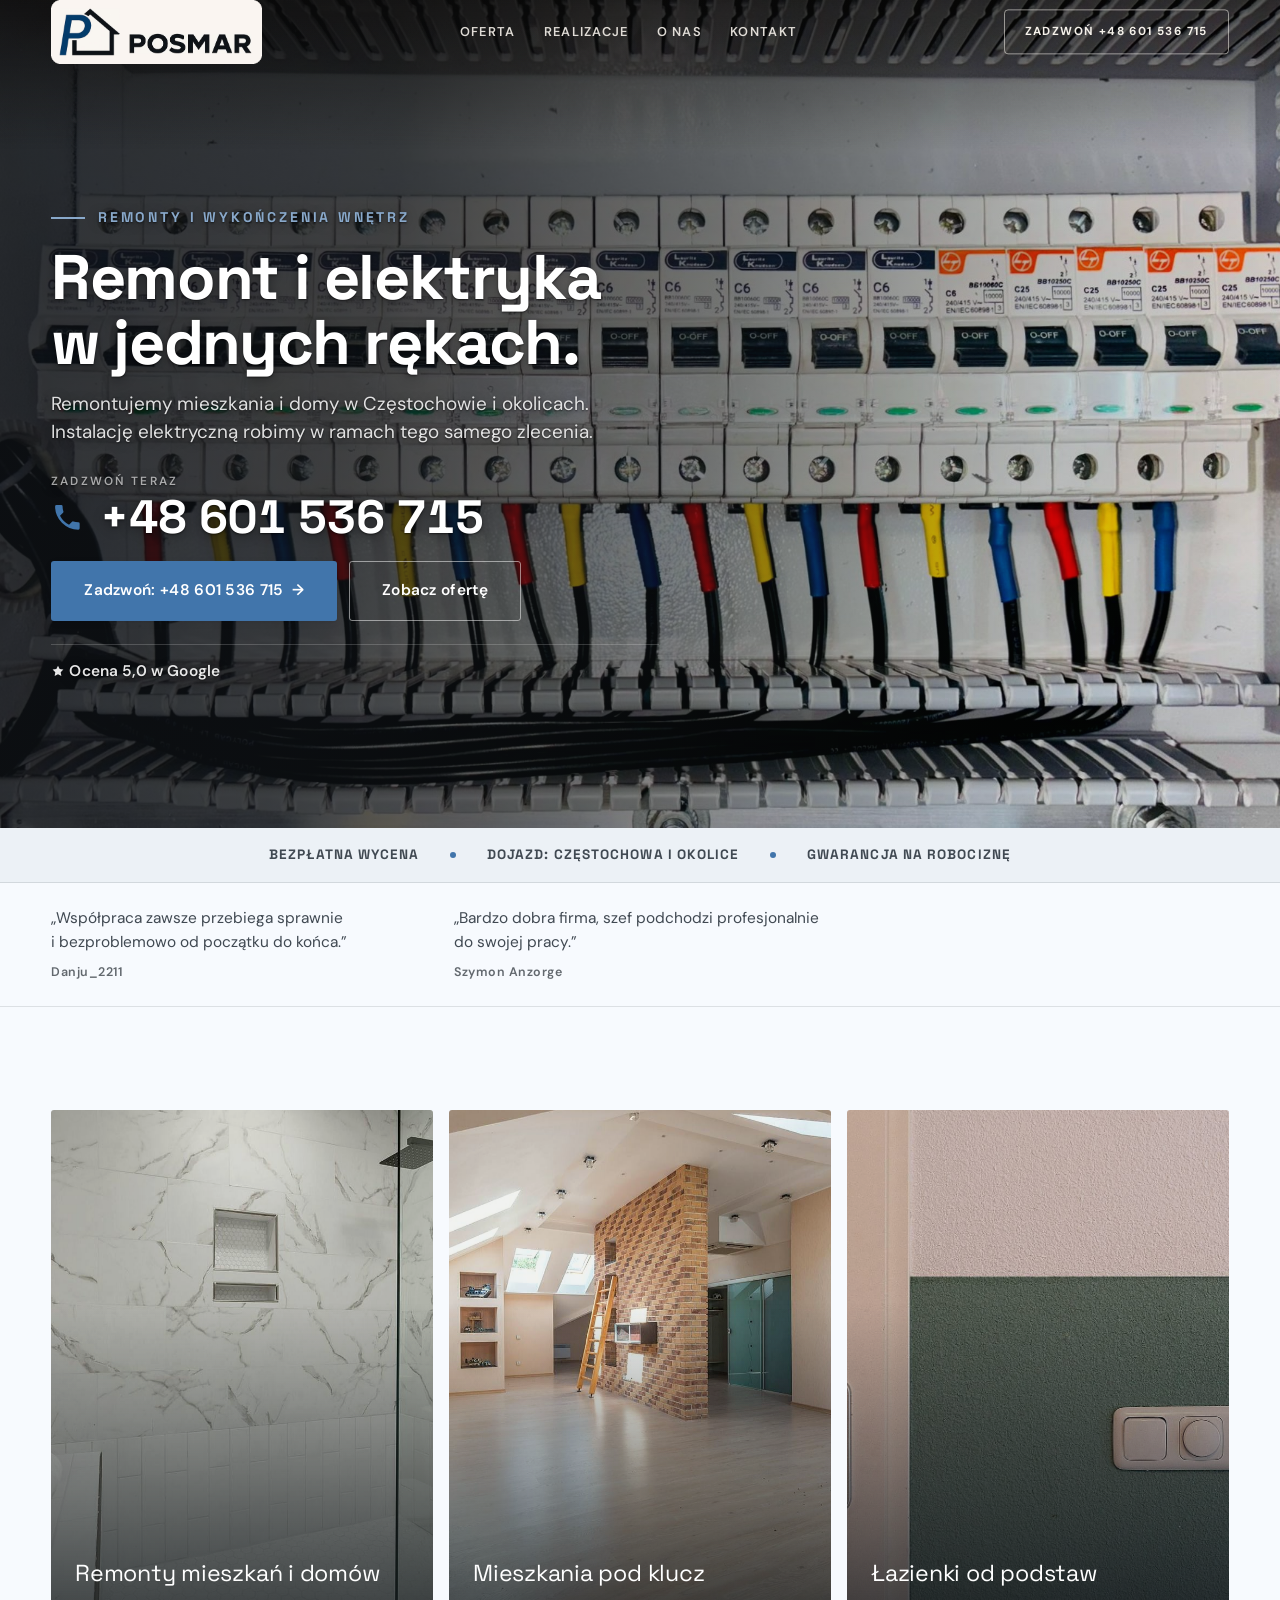
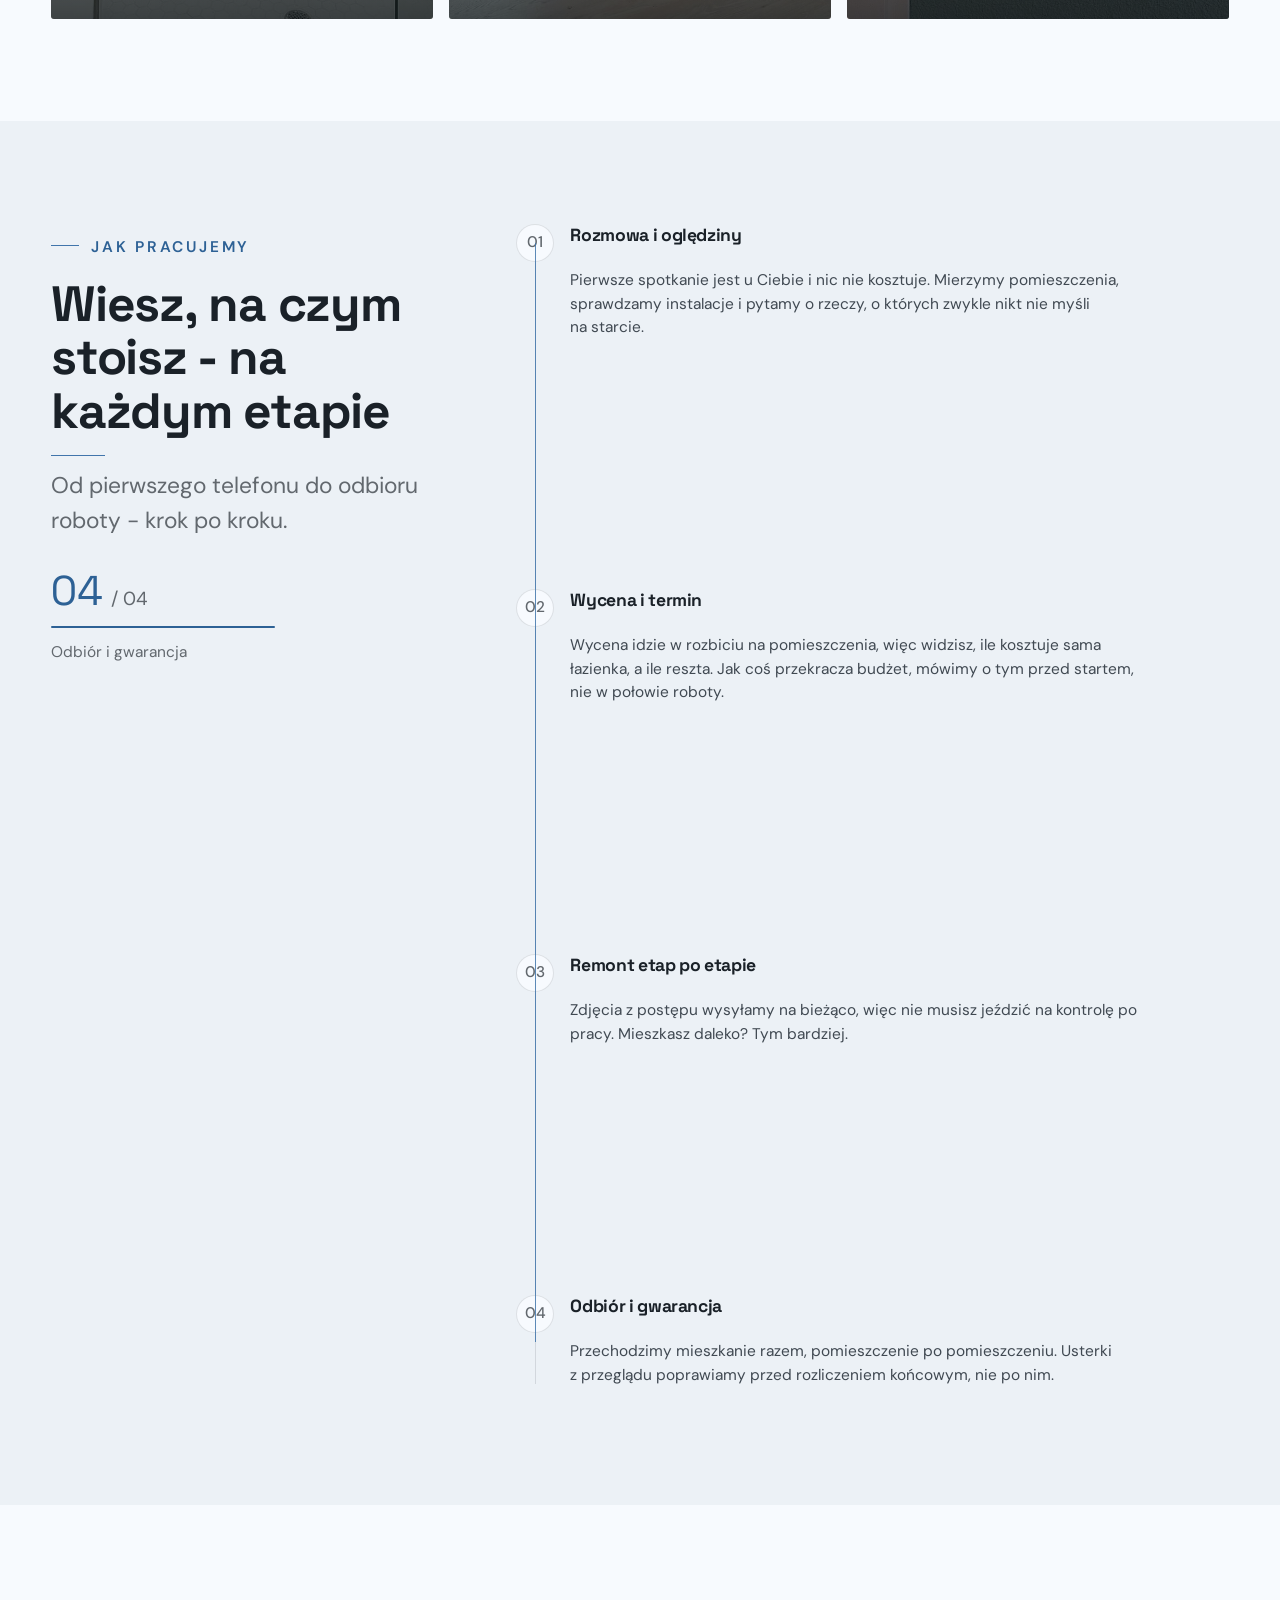
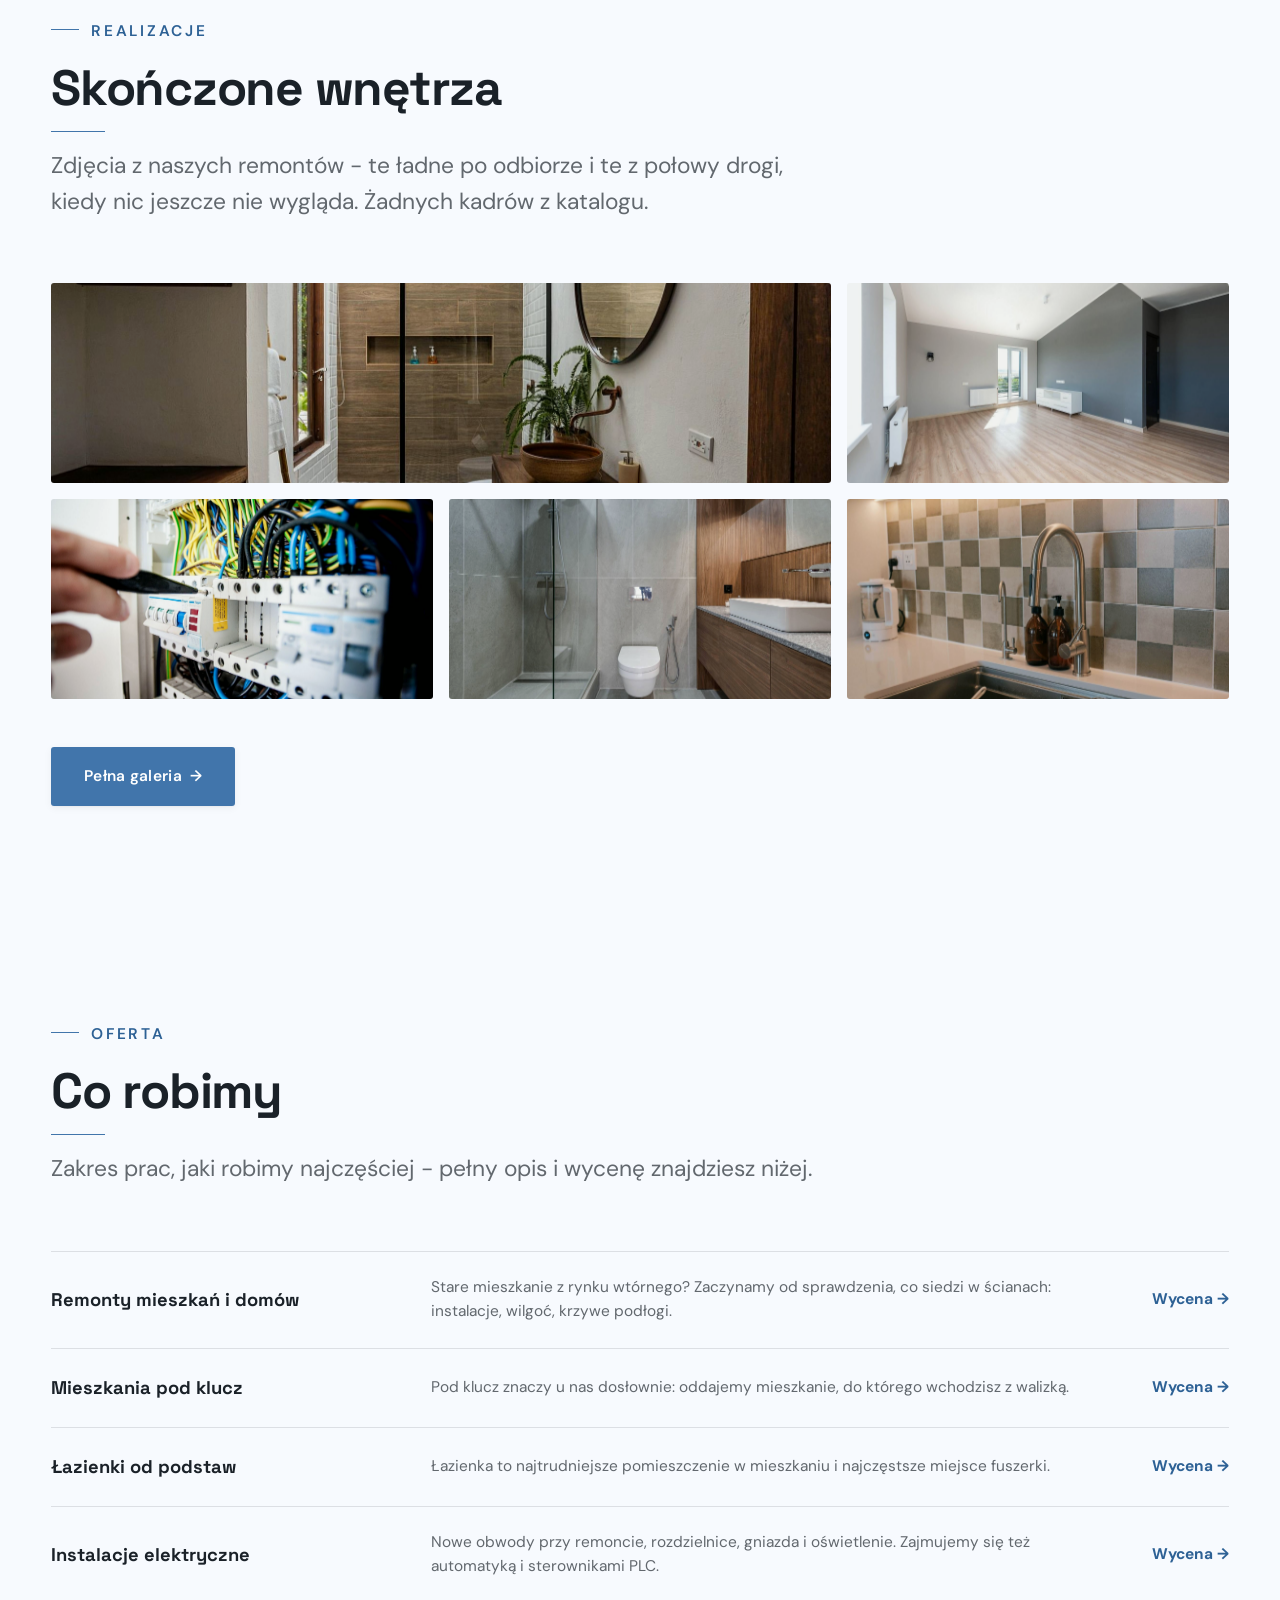
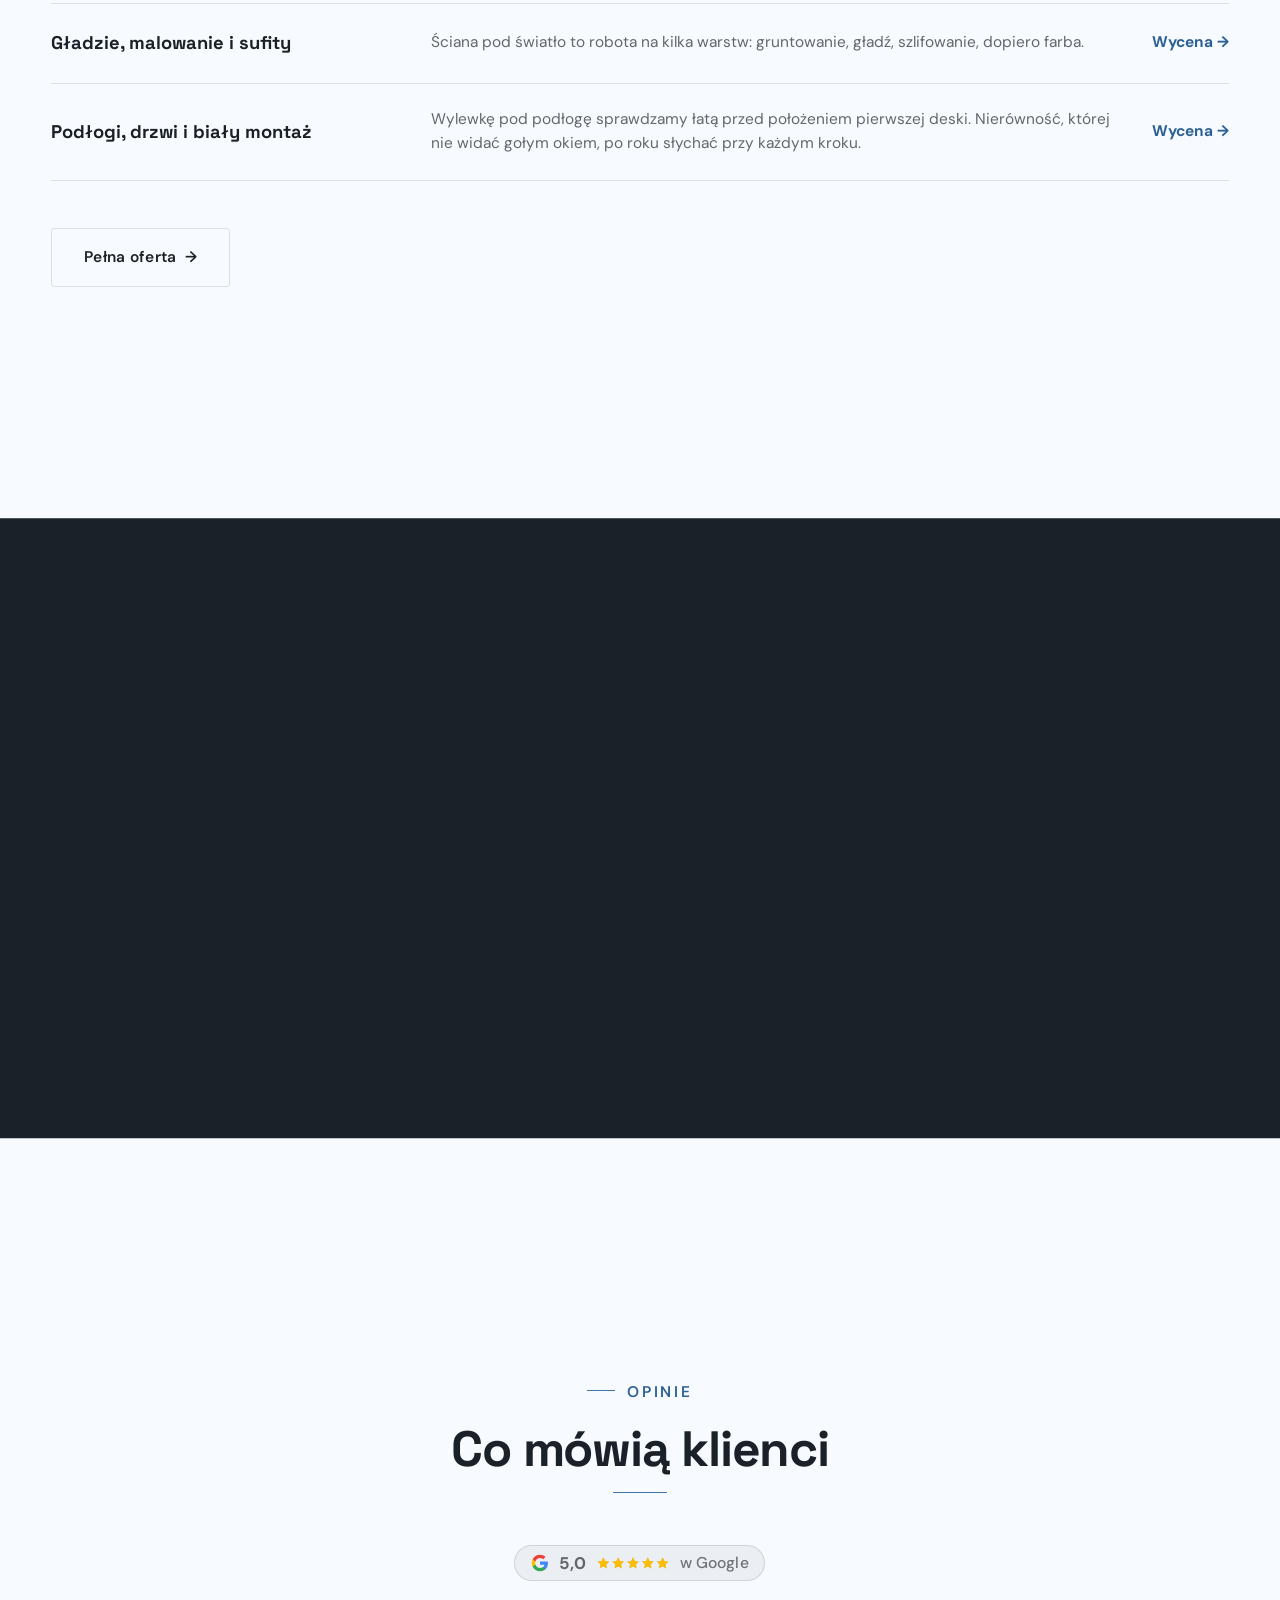
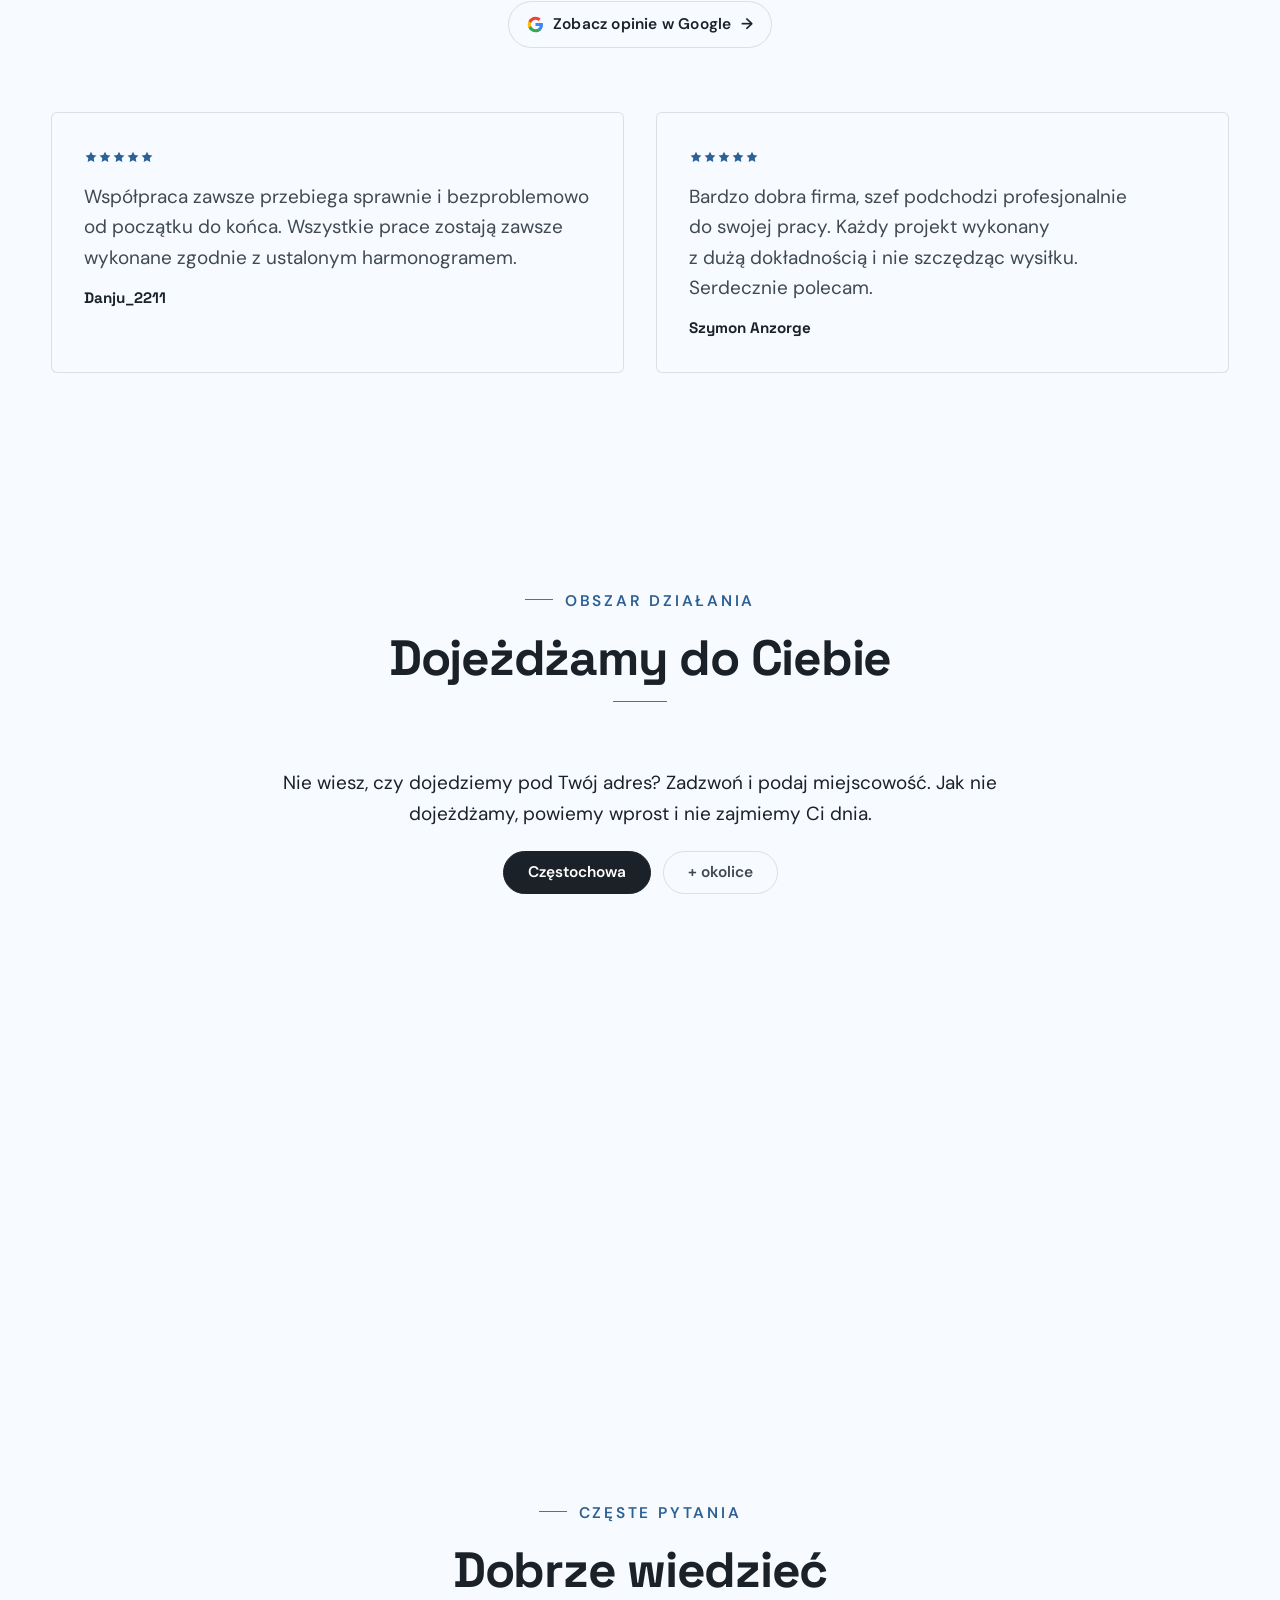
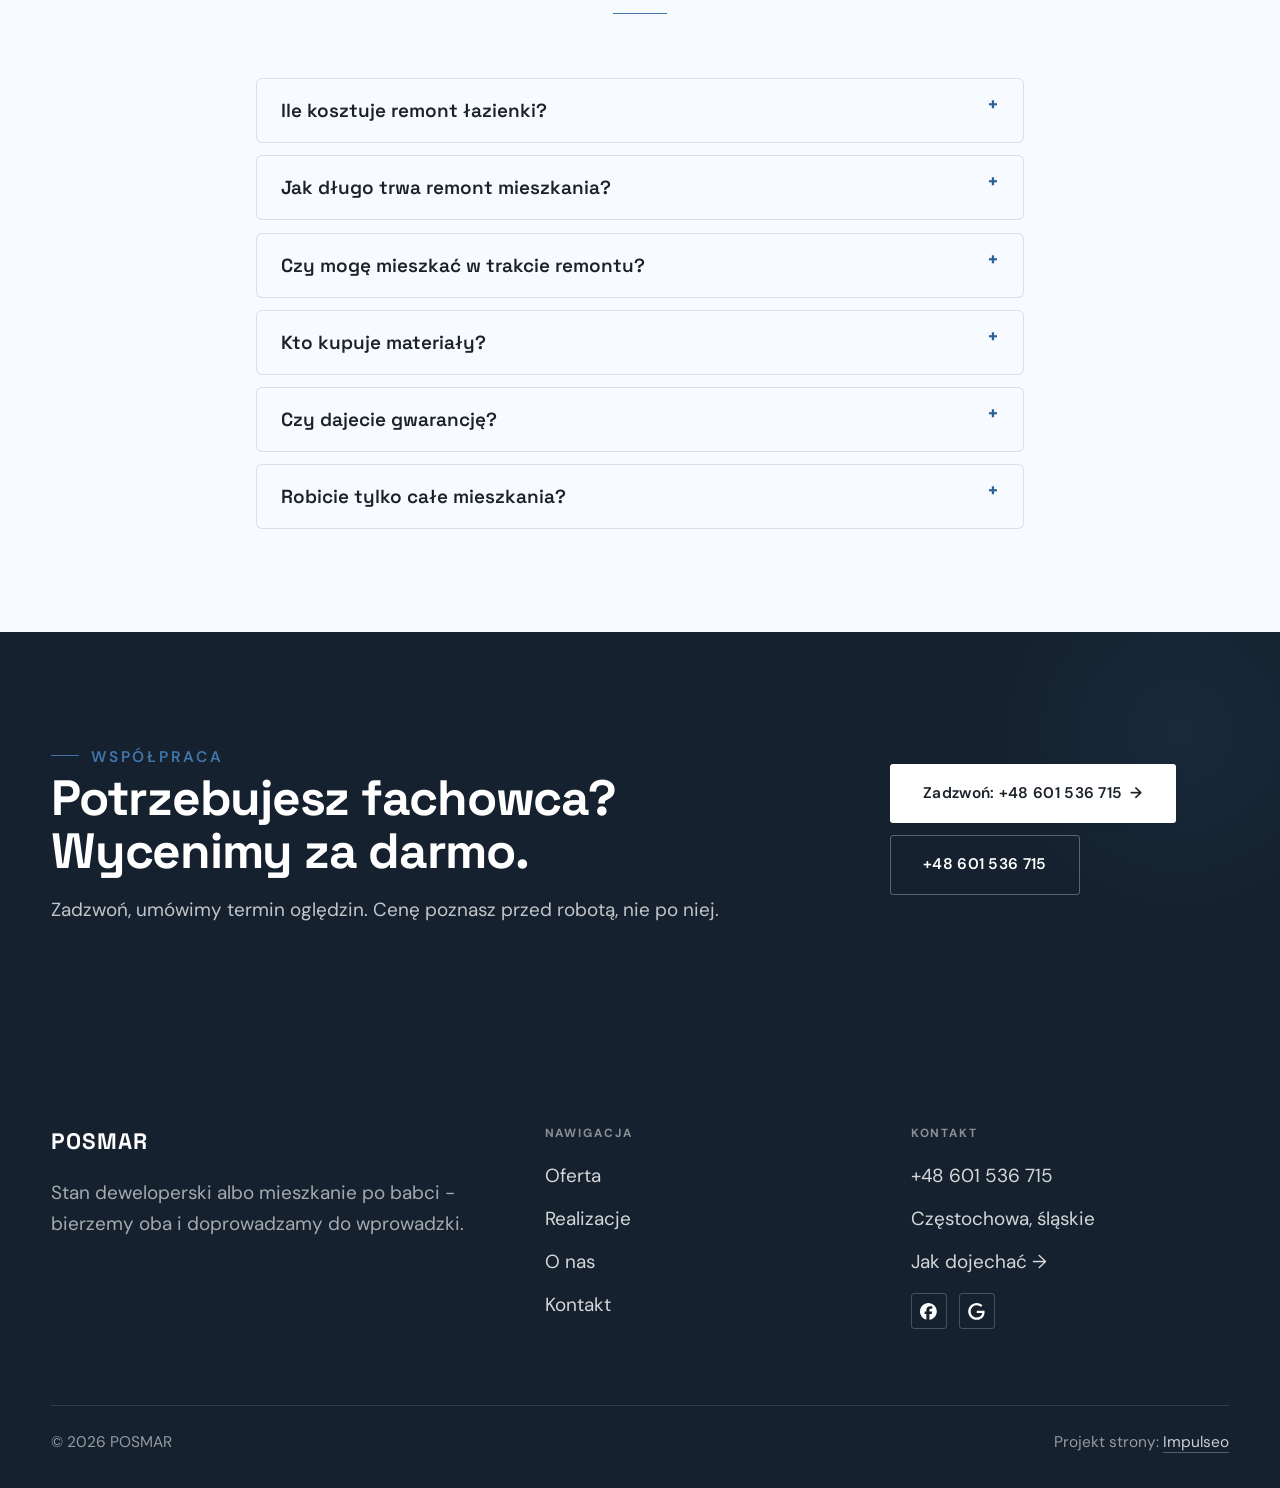
<file: index.html>
<!DOCTYPE html>
<html lang="pl">
<head>
<meta charset="UTF-8">
<meta name="viewport" content="width=device-width, initial-scale=1.0">
<title>POSMAR - remonty mieszkań i łazienek</title>
<meta name="description" content="Remonty mieszkań i domów w Częstochowie: łazienki od podstaw, wykończenia pod klucz i instalacje elektryczne. Wycena i termin przed robotą. Zadzwoń: +48 601 536 715.">
<link rel="canonical" href="https://kris20032.github.io/posmar/">
<meta name="robots" content="noindex, nofollow">
<meta property="og:type" content="website">
<meta property="og:locale" content="pl_PL">
<meta property="og:site_name" content="POSMAR">
<meta property="og:title" content="POSMAR - remonty, wykończenia i elektryka">
<meta property="og:description" content="Remonty mieszkań i domów w Częstochowie: łazienki od podstaw, wykończenia pod klucz i instalacje elektryczne. Wycena i termin przed robotą. Zadzwoń: +48 601 536 715.">
<meta property="og:url" content="https://kris20032.github.io/posmar/">
<meta property="og:image" content="https://kris20032.github.io/posmar/img/og.jpg">
<meta property="og:image:width" content="1200">
<meta property="og:image:height" content="630">
<meta name="twitter:card" content="summary_large_image">
<script type="application/ld+json">{"@context": "https://schema.org", "@type": "LocalBusiness", "name": "POSMAR", "url": "https://kris20032.github.io/posmar/", "telephone": "+48601536715", "image": "https://kris20032.github.io/posmar/img/og.jpg", "areaServed": "Częstochowa", "sameAs": ["https://www.facebook.com/profile.php?id=100093273775012", "https://www.google.com/maps?cid=14072348005412886555"]}</script>
<link rel="preconnect" href="https://fonts.googleapis.com">
<link rel="preconnect" href="https://fonts.gstatic.com" crossorigin>
<link href="https://fonts.googleapis.com/css2?family=Space+Grotesk:wght@500;600;700&family=DM+Sans:opsz,wght@9..40,400;9..40,500;9..40,600&display=swap" rel="stylesheet">
<link rel="stylesheet" href="assets/styles.css?v=341e6284">
<meta name="nb-deploy" content="aee803f2fa24">
</head>
<body>

<header class="nav">
  <div class="wrap nav-inner">
    <a class="brand brand-has-logo" href="index.html"><img class="brand-logo" src="img/logo-nav.png" alt="POSMAR" width="633" height="192" decoding="async"></a>
    <nav class="nav-links">
      <a href="oferta.html">Oferta</a>
      <a href="realizacje.html">Realizacje</a>
      <a href="o-nas.html">O nas</a>
      <a href="kontakt.html">Kontakt</a>
      <a href="tel:+48601536715" class="btn btn-accent">Zadzwoń +48 601 536 715</a>
    </nav>
    <button class="nav-toggle" aria-label="Menu"><span></span><span></span><span></span></button>
  </div>
</header>

<main>
<section class="hero-fach">
  <img class="hf-photo" src="img/hero.jpg" fetchpriority="high" data-rotate="img/g2.jpg|img/g3.jpg" alt="POSMAR" width="1600" height="1068">
  <div class="hf-panel">
    <div class="hf-inner">
      <span class="hf-kicker">Remonty i wykończenia wnętrz</span>
      <h1 class="hf-title">Remont i elektryka w jednych rękach. <em></em></h1>
      <p class="hf-lead">Remontujemy mieszkania i domy w Częstochowie i okolicach. Instalację elektryczną robimy w ramach tego samego zlecenia.</p>
      <a class="hf-phone" href="tel:+48601536715"><span class="hf-phone-lab">Zadzwoń teraz</span><span class="hf-phone-num"><svg class="ico-tel" width="16" height="16" viewBox="0 0 24 24" fill="none" aria-hidden="true"><path d="M6.6 10.8a15.5 15.5 0 0 0 6.6 6.6l2.2-2.2a1 1 0 0 1 1-.24 11.4 11.4 0 0 0 3.6.58 1 1 0 0 1 1 1V20a1 1 0 0 1-1 1A17 17 0 0 1 3 4a1 1 0 0 1 1-1h3.5a1 1 0 0 1 1 1c0 1.25.2 2.46.58 3.6a1 1 0 0 1-.25 1l-2.23 2.2Z" fill="currentColor"/></svg> +48 601 536 715</span></a>
      <div class="hf-actions">
        <a href="kontakt.html" class="btn btn-accent">Zadzwoń: +48 601 536 715 <span class="arr">→</span></a>
        <a href="oferta.html" class="btn btn-ghost hf-ghost">Zobacz ofertę</a>
      </div>
      <div class="hf-trust"><svg class="ico-star" width="14" height="14" viewBox="0 0 24 24" style="vertical-align:-2px" aria-hidden="true"><path d="M12 2.8l2.85 5.8 6.4.93-4.63 4.5 1.1 6.37L12 17.4l-5.72 3 1.1-6.37-4.63-4.5 6.4-.93L12 2.8Z" fill="currentColor"/></svg> Ocena 5,0 w Google</div>
    </div>
  </div>
</section>
<section class="fach-promise">
  <div class="wrap">
    <ul class="fp-row reveal"><li>Bezpłatna wycena</li><li>Dojazd: Częstochowa i okolice</li><li>Gwarancja na robociznę</li></ul>
  </div>
</section>
<section class="opinie-mini" aria-label="Opinie klientów">
  <div class="wrap">
    <div class="om-row">
      <div class="om-item reveal"><blockquote>„Współpraca zawsze przebiega sprawnie i bezproblemowo od początku do końca.”</blockquote><span class="om-autor">Danju_2211</span></div>
      <div class="om-item reveal"><blockquote>„Bardzo dobra firma, szef podchodzi profesjonalnie do swojej pracy.”</blockquote><span class="om-autor">Szymon Anzorge</span></div>
    </div>
  </div>
</section>
<section class="gateways-band">
  <div class="wrap">
    <div class="gateways">
      <a href="oferta.html" class="gateway reveal"><img src="img/g1.jpg" alt="Remonty mieszkań i domów" loading="lazy" width="1600" height="1067" decoding="async"><span class="g-ttl">Remonty mieszkań i domów</span></a>
      <a href="oferta.html" class="gateway reveal"><img src="img/g4.jpg" alt="Mieszkania pod klucz" loading="lazy" width="1600" height="1068" decoding="async"><span class="g-ttl">Mieszkania pod klucz</span></a>
      <a href="oferta.html" class="gateway reveal"><img src="img/g5.jpg" alt="Łazienki od podstaw" loading="lazy" width="1880" height="1255" decoding="async"><span class="g-ttl">Łazienki od podstaw</span></a>
    </div>
  </div>
</section>
<section class="proces proces-os fachowcy">
  <div class="wrap proc-grid">
    <div class="proc-side">
      <div class="head reveal">
        <span class="eyebrow">Jak pracujemy</span>
        <h2>Wiesz, na czym stoisz - na każdym etapie</h2>
        <p>Od pierwszego telefonu do odbioru roboty - krok po kroku.</p>
      </div>
      <div class="proc-count" aria-hidden="true"><span class="pc-cur">01</span><span class="pc-all">/ 04</span></div>
      <div class="proc-bar" aria-hidden="true"><i></i></div>
      <p class="proc-now" aria-hidden="true">Rozmowa i oględziny</p>
    </div>
    <ol class="proces-line">
      <li class="reveal"><span class="pno">01</span><h3>Rozmowa i oględziny</h3><p>Pierwsze spotkanie jest u Ciebie i nic nie kosztuje. Mierzymy pomieszczenia, sprawdzamy instalacje i pytamy o rzeczy, o których zwykle nikt nie myśli na starcie.</p></li>
      <li class="reveal"><span class="pno">02</span><h3>Wycena i termin</h3><p>Wycena idzie w rozbiciu na pomieszczenia, więc widzisz, ile kosztuje sama łazienka, a ile reszta. Jak coś przekracza budżet, mówimy o tym przed startem, nie w połowie roboty.</p></li>
      <li class="reveal"><span class="pno">03</span><h3>Remont etap po etapie</h3><p>Zdjęcia z postępu wysyłamy na bieżąco, więc nie musisz jeździć na kontrolę po pracy. Mieszkasz daleko? Tym bardziej.</p></li>
      <li class="reveal"><span class="pno">04</span><h3>Odbiór i gwarancja</h3><p>Przechodzimy mieszkanie razem, pomieszczenie po pomieszczeniu. Usterki z przeglądu poprawiamy przed rozliczeniem końcowym, nie po nim.</p></li>
    </ol>
  </div>
</section>
<section>
  <div class="wrap">
    <div class="head reveal">
      <span class="eyebrow">Realizacje</span>
      <h2>Skończone wnętrza</h2>
      <p>Zdjęcia z naszych remontów - te ładne po odbiorze i te z połowy drogi, kiedy nic jeszcze nie wygląda. Żadnych kadrów z katalogu.</p>
    </div>
    <div class="gallery">
      <div class="tile t-two3 reveal"><img src="img/g6.jpg" alt="POSMAR" loading="lazy" width="1600" height="1066" decoding="async"></div>
      <div class="tile t-third reveal"><img src="img/g7.jpg" alt="POSMAR" loading="lazy" width="1600" height="1068" decoding="async"></div>
      <div class="tile t-third reveal"><img src="img/g8.jpg" alt="POSMAR" loading="lazy" width="1880" height="1251" decoding="async"></div>
      <div class="tile t-third reveal"><img src="img/g9.jpg" alt="POSMAR" loading="lazy" width="1600" height="1066" decoding="async"></div>
      <div class="tile t-third reveal"><img src="img/g10.jpg" alt="POSMAR" loading="lazy" width="1600" height="1066" decoding="async"></div>
    </div>
    <div style="margin-top:var(--space-7)" class="reveal"><a href="realizacje.html" class="btn btn-accent">Pełna galeria <span class="arr">→</span></a></div>
  </div>
</section>
<section class="fach-uslugi">
  <div class="wrap">
    <div class="head reveal">
      <span class="eyebrow">Oferta</span>
      <h2>Co robimy</h2>
      <p>Zakres prac, jaki robimy najczęściej - pełny opis i wycenę znajdziesz niżej.</p>
    </div>
    <ul class="fu-list">
      <li class="fu-row reveal"><div class="fu-name">Remonty mieszkań i domów</div><div class="fu-desc">Stare mieszkanie z rynku wtórnego? Zaczynamy od sprawdzenia, co siedzi w ścianach: instalacje, wilgoć, krzywe podłogi.</div><a class="fu-cta" href="kontakt.html">Wycena <span class="arr">→</span></a></li>
      <li class="fu-row reveal"><div class="fu-name">Mieszkania pod klucz</div><div class="fu-desc">Pod klucz znaczy u nas dosłownie: oddajemy mieszkanie, do którego wchodzisz z walizką.</div><a class="fu-cta" href="kontakt.html">Wycena <span class="arr">→</span></a></li>
      <li class="fu-row reveal"><div class="fu-name">Łazienki od podstaw</div><div class="fu-desc">Łazienka to najtrudniejsze pomieszczenie w mieszkaniu i najczęstsze miejsce fuszerki.</div><a class="fu-cta" href="kontakt.html">Wycena <span class="arr">→</span></a></li>
      <li class="fu-row reveal"><div class="fu-name">Instalacje elektryczne</div><div class="fu-desc">Nowe obwody przy remoncie, rozdzielnice, gniazda i oświetlenie. Zajmujemy się też automatyką i sterownikami PLC.</div><a class="fu-cta" href="kontakt.html">Wycena <span class="arr">→</span></a></li>
      <li class="fu-row reveal"><div class="fu-name">Gładzie, malowanie i sufity</div><div class="fu-desc">Ściana pod światło to robota na kilka warstw: gruntowanie, gładź, szlifowanie, dopiero farba.</div><a class="fu-cta" href="kontakt.html">Wycena <span class="arr">→</span></a></li>
      <li class="fu-row reveal"><div class="fu-name">Podłogi, drzwi i biały montaż</div><div class="fu-desc">Wylewkę pod podłogę sprawdzamy łatą przed położeniem pierwszej deski. Nierówność, której nie widać gołym okiem, po roku słychać przy każdym kroku.</div><a class="fu-cta" href="kontakt.html">Wycena <span class="arr">→</span></a></li>
    </ul>
    <div style="margin-top:var(--space-7)" class="reveal"><a href="oferta.html" class="btn btn-ghost">Pełna oferta <span class="arr">→</span></a></div>
  </div>
</section>
<section class="stopklatka" aria-hidden="true">
  <div class="stk-bg" style="background-image:url(img/g11.jpg)"></div>
</section>
<section class="opinie">
  <div class="wrap">
    <div class="head center reveal">
      <span class="eyebrow">Opinie</span>
      <h2>Co mówią klienci</h2>
    </div>
    <p class="op-meta reveal"><span class="g-badge"><svg class="gb-ico" viewBox="0 0 24 24" width="18" height="18" aria-hidden="true"><path fill="#4285F4" d="M22.56 12.25c0-.78-.07-1.53-.2-2.25H12v4.26h5.92c-.26 1.37-1.04 2.53-2.21 3.31v2.77h3.57c2.08-1.92 3.28-4.74 3.28-8.09z"/><path fill="#34A853" d="M12 23c2.97 0 5.46-.98 7.28-2.66l-3.57-2.77c-.98.66-2.23 1.06-3.71 1.06-2.86 0-5.29-1.93-6.16-4.53H2.18v2.84C3.99 20.53 7.7 23 12 23z"/><path fill="#FBBC05" d="M5.84 14.09c-.22-.66-.35-1.36-.35-2.09s.13-1.43.35-2.09V7.07H2.18C1.43 8.55 1 10.22 1 12s.43 3.45 1.18 4.93l2.85-2.22.81-.62z"/><path fill="#EA4335" d="M12 5.38c1.62 0 3.06.56 4.21 1.64l3.15-3.15C17.45 2.09 14.97 1 12 1 7.7 1 3.99 3.47 2.18 7.07l3.66 2.84c.87-2.6 3.3-4.53 6.16-4.53z"/></svg><b class="gb-ocena">5,0</b><svg class="gb-stars" viewBox="0 0 90 18" width="74" height="14.8" aria-hidden="true"><g fill="currentColor" opacity=".26"><path transform="translate(0,0)" d="M9 1.6l2.2 4.46 4.92.72-3.56 3.47.84 4.9L9 12.74l-4.4 2.31.84-4.9L1.88 6.68l4.92-.72L9 1.6Z"/><path transform="translate(18,0)" d="M9 1.6l2.2 4.46 4.92.72-3.56 3.47.84 4.9L9 12.74l-4.4 2.31.84-4.9L1.88 6.68l4.92-.72L9 1.6Z"/><path transform="translate(36,0)" d="M9 1.6l2.2 4.46 4.92.72-3.56 3.47.84 4.9L9 12.74l-4.4 2.31.84-4.9L1.88 6.68l4.92-.72L9 1.6Z"/><path transform="translate(54,0)" d="M9 1.6l2.2 4.46 4.92.72-3.56 3.47.84 4.9L9 12.74l-4.4 2.31.84-4.9L1.88 6.68l4.92-.72L9 1.6Z"/><path transform="translate(72,0)" d="M9 1.6l2.2 4.46 4.92.72-3.56 3.47.84 4.9L9 12.74l-4.4 2.31.84-4.9L1.88 6.68l4.92-.72L9 1.6Z"/></g><clipPath id="gs1000"><rect x="0" y="0" width="90.0" height="18"/></clipPath><g fill="#FBBC04" clip-path="url(#gs1000)"><path transform="translate(0,0)" d="M9 1.6l2.2 4.46 4.92.72-3.56 3.47.84 4.9L9 12.74l-4.4 2.31.84-4.9L1.88 6.68l4.92-.72L9 1.6Z"/><path transform="translate(18,0)" d="M9 1.6l2.2 4.46 4.92.72-3.56 3.47.84 4.9L9 12.74l-4.4 2.31.84-4.9L1.88 6.68l4.92-.72L9 1.6Z"/><path transform="translate(36,0)" d="M9 1.6l2.2 4.46 4.92.72-3.56 3.47.84 4.9L9 12.74l-4.4 2.31.84-4.9L1.88 6.68l4.92-.72L9 1.6Z"/><path transform="translate(54,0)" d="M9 1.6l2.2 4.46 4.92.72-3.56 3.47.84 4.9L9 12.74l-4.4 2.31.84-4.9L1.88 6.68l4.92-.72L9 1.6Z"/><path transform="translate(72,0)" d="M9 1.6l2.2 4.46 4.92.72-3.56 3.47.84 4.9L9 12.74l-4.4 2.31.84-4.9L1.88 6.68l4.92-.72L9 1.6Z"/></g></svg><span class="gb-txt">w Google</span></span></p>
    <p class="op-meta reveal"><a class="op-google" href="https://www.google.com/maps?cid=14072348005412886555" target="_blank" rel="noopener"><svg class="op-g-ico" viewBox="0 0 24 24" width="17" height="17" aria-hidden="true"><path fill="#4285F4" d="M22.56 12.25c0-.78-.07-1.53-.2-2.25H12v4.26h5.92c-.26 1.37-1.04 2.53-2.21 3.31v2.77h3.57c2.08-1.92 3.28-4.74 3.28-8.09z"/><path fill="#34A853" d="M12 23c2.97 0 5.46-.98 7.28-2.66l-3.57-2.77c-.98.66-2.23 1.06-3.71 1.06-2.86 0-5.29-1.93-6.16-4.53H2.18v2.84C3.99 20.53 7.7 23 12 23z"/><path fill="#FBBC05" d="M5.84 14.09c-.22-.66-.35-1.36-.35-2.09s.13-1.43.35-2.09V7.07H2.18C1.43 8.55 1 10.22 1 12s.43 3.45 1.18 4.93l2.85-2.22.81-.62z"/><path fill="#EA4335" d="M12 5.38c1.62 0 3.06.56 4.21 1.64l3.15-3.15C17.45 2.09 14.97 1 12 1 7.7 1 3.99 3.47 2.18 7.07l3.66 2.84c.87-2.6 3.3-4.53 6.16-4.53z"/></svg><span>Zobacz opinie w Google</span><span class="arr">→</span></a></p>
    <div class="opinie-grid">
      <figure class="op-card reveal"><span class="op-star"><svg class="ico-star" width="14" height="14" viewBox="0 0 24 24" style="vertical-align:-2px" aria-hidden="true"><path d="M12 2.8l2.85 5.8 6.4.93-4.63 4.5 1.1 6.37L12 17.4l-5.72 3 1.1-6.37-4.63-4.5 6.4-.93L12 2.8Z" fill="currentColor"/></svg><svg class="ico-star" width="14" height="14" viewBox="0 0 24 24" style="vertical-align:-2px" aria-hidden="true"><path d="M12 2.8l2.85 5.8 6.4.93-4.63 4.5 1.1 6.37L12 17.4l-5.72 3 1.1-6.37-4.63-4.5 6.4-.93L12 2.8Z" fill="currentColor"/></svg><svg class="ico-star" width="14" height="14" viewBox="0 0 24 24" style="vertical-align:-2px" aria-hidden="true"><path d="M12 2.8l2.85 5.8 6.4.93-4.63 4.5 1.1 6.37L12 17.4l-5.72 3 1.1-6.37-4.63-4.5 6.4-.93L12 2.8Z" fill="currentColor"/></svg><svg class="ico-star" width="14" height="14" viewBox="0 0 24 24" style="vertical-align:-2px" aria-hidden="true"><path d="M12 2.8l2.85 5.8 6.4.93-4.63 4.5 1.1 6.37L12 17.4l-5.72 3 1.1-6.37-4.63-4.5 6.4-.93L12 2.8Z" fill="currentColor"/></svg><svg class="ico-star" width="14" height="14" viewBox="0 0 24 24" style="vertical-align:-2px" aria-hidden="true"><path d="M12 2.8l2.85 5.8 6.4.93-4.63 4.5 1.1 6.37L12 17.4l-5.72 3 1.1-6.37-4.63-4.5 6.4-.93L12 2.8Z" fill="currentColor"/></svg></span><blockquote>Współpraca zawsze przebiega sprawnie i bezproblemowo od początku do końca. Wszystkie prace zostają zawsze wykonane zgodnie z ustalonym harmonogramem.</blockquote><span class="op-autor">Danju_2211</span></figure>
      <figure class="op-card reveal"><span class="op-star"><svg class="ico-star" width="14" height="14" viewBox="0 0 24 24" style="vertical-align:-2px" aria-hidden="true"><path d="M12 2.8l2.85 5.8 6.4.93-4.63 4.5 1.1 6.37L12 17.4l-5.72 3 1.1-6.37-4.63-4.5 6.4-.93L12 2.8Z" fill="currentColor"/></svg><svg class="ico-star" width="14" height="14" viewBox="0 0 24 24" style="vertical-align:-2px" aria-hidden="true"><path d="M12 2.8l2.85 5.8 6.4.93-4.63 4.5 1.1 6.37L12 17.4l-5.72 3 1.1-6.37-4.63-4.5 6.4-.93L12 2.8Z" fill="currentColor"/></svg><svg class="ico-star" width="14" height="14" viewBox="0 0 24 24" style="vertical-align:-2px" aria-hidden="true"><path d="M12 2.8l2.85 5.8 6.4.93-4.63 4.5 1.1 6.37L12 17.4l-5.72 3 1.1-6.37-4.63-4.5 6.4-.93L12 2.8Z" fill="currentColor"/></svg><svg class="ico-star" width="14" height="14" viewBox="0 0 24 24" style="vertical-align:-2px" aria-hidden="true"><path d="M12 2.8l2.85 5.8 6.4.93-4.63 4.5 1.1 6.37L12 17.4l-5.72 3 1.1-6.37-4.63-4.5 6.4-.93L12 2.8Z" fill="currentColor"/></svg><svg class="ico-star" width="14" height="14" viewBox="0 0 24 24" style="vertical-align:-2px" aria-hidden="true"><path d="M12 2.8l2.85 5.8 6.4.93-4.63 4.5 1.1 6.37L12 17.4l-5.72 3 1.1-6.37-4.63-4.5 6.4-.93L12 2.8Z" fill="currentColor"/></svg></span><blockquote>Bardzo dobra firma, szef podchodzi profesjonalnie do swojej pracy. Każdy projekt wykonany z dużą dokładnością i nie szczędząc wysiłku. Serdecznie polecam.</blockquote><span class="op-autor">Szymon Anzorge</span></figure>
    </div>
  </div>
</section>
<section class="obszar">
  <div class="wrap">
    <div class="head center reveal">
      <span class="eyebrow">Obszar działania</span>
      <h2>Dojeżdżamy do Ciebie</h2>
    </div>
    <p class="obszar-txt reveal" style="text-align:center;max-width:60ch;margin:0 auto 1.4rem">Nie wiesz, czy dojedziemy pod Twój adres? Zadzwoń i podaj miejscowość. Jak nie dojeżdżamy, powiemy wprost i nie zajmiemy Ci dnia.</p>
    <ul class="obszar-list reveal"><li class="is-home">Częstochowa</li><li>+ okolice</li></ul>
    <div class="obszar-mapa reveal" style="margin-top:var(--space-7)">
      <iframe title="Obszar działania - Częstochowa i okolice" src="https://maps.google.com/maps?q=POSMAR%20Cz%C4%99stochowa&amp;z=11&amp;output=embed" loading="lazy" referrerpolicy="no-referrer-when-downgrade" style="width:100%;height:clamp(280px,38vh,420px);border:0;display:block;border-radius:var(--r-md)"></iframe>
    </div>
  </div>
</section>
<section class="faq-klinika">
  <div class="wrap">
    <div class="head center reveal">
      <span class="eyebrow">Częste pytania</span>
      <h2>Dobrze wiedzieć</h2>
    </div>
    <div class="faq-list">
      <details class="faq-item reveal"><summary>Ile kosztuje remont łazienki?</summary><p>Widełki podamy już przez telefon, jak opiszesz metraż i zakres. Konkretną kwotę - po obejrzeniu. Zadzwoń: +48 601 536 715.</p></details>
      <details class="faq-item reveal"><summary>Jak długo trwa remont mieszkania?</summary><p>Sama łazienka to zwykle kilka tygodni, całe mieszkanie pod klucz - kilka miesięcy. Sporo czasu zjada schnięcie: wylewki, tynków, hydroizolacji. Termin dostajesz razem z wyceną.</p></details>
      <details class="faq-item reveal"><summary>Czy mogę mieszkać w trakcie remontu?</summary><p>Przy jednym pomieszczeniu zwykle tak, przy remoncie całego mieszkania odradzamy. Kurz z szlifowania gładzi wchodzi wszędzie, a woda bywa odcięta na kilka dni. Powiemy wprost, czego się spodziewać.</p></details>
      <details class="faq-item reveal"><summary>Kto kupuje materiały?</summary><p>Jak wolisz. Płytki i armaturę zwykle wybiera klient, bo to kwestia gustu. Chemię budowlaną, kleje i profile bierzemy sami - tu decyduje parametr, nie wygląd.</p></details>
      <details class="faq-item reveal"><summary>Czy dajecie gwarancję?</summary><p>Tak, na robociznę. Zgłoszenie po odbiorze traktujemy tak samo poważnie jak zlecenie, za które dopiero mamy dostać pieniądze.</p></details>
      <details class="faq-item reveal"><summary>Robicie tylko całe mieszkania?</summary><p>Nie. Sama łazienka, sama kuchnia albo samo położenie płytek też wchodzi w grę. Mniejsze roboty wpasowujemy w grafik między większe remonty - zadzwoń i zapytaj o wolny termin.</p></details>
    </div>
  </div>
</section>
<section class="cta">
  <div class="wrap">
    <div class="reveal">
      <span class="eyebrow">Współpraca</span>
      <h2>Potrzebujesz fachowca? Wycenimy za darmo.</h2>
      <p>Zadzwoń, umówimy termin oględzin. Cenę poznasz przed robotą, nie po niej.</p>
    </div>
    <div class="cta-actions reveal">
      <a href="kontakt.html" class="btn btn-light">Zadzwoń: +48 601 536 715 <span class="arr">→</span></a>
      <a href="tel:+48601536715" class="btn btn-ghost btn-ghost-cta">+48 601 536 715</a>
    </div>
  </div>
</section>
</main>

<footer>
  <div class="wrap">
    <div class="foot-grid">
      <div class="foot-brand">
        <div class="name">POSMAR</div>
        <p>Stan deweloperski albo mieszkanie po babci - bierzemy oba i doprowadzamy do wprowadzki.</p>
      </div>
      <div class="foot-col">
        <h4>Nawigacja</h4>
        <a href="oferta.html">Oferta</a>
        <a href="realizacje.html">Realizacje</a>
        <a href="o-nas.html">O nas</a>
        <a href="kontakt.html">Kontakt</a>
      </div>
      <div class="foot-col">
        <h4>Kontakt</h4>
        <a href="tel:+48601536715">+48 601 536 715</a>
        <p>Częstochowa, śląskie</p>
        <a href="https://www.google.com/maps?cid=14072348005412886555" target="_blank" rel="noopener">Jak dojechać →</a>
      <div class="foot-soc">
        <a class="soc" href="https://www.facebook.com/profile.php?id=100093273775012" target="_blank" rel="noopener" aria-label="Facebook - POSMAR"><svg viewBox="0 0 24 24" aria-hidden="true" focusable="false"><path d="M9.101 23.691v-7.98H6.627v-3.667h2.474v-1.58c0-4.085 1.848-5.978 5.858-5.978.401 0 .955.042 1.468.103a8.68 8.68 0 0 1 1.141.195v3.325a8.623 8.623 0 0 0-.653-.036 26.805 26.805 0 0 0-.733-.009c-.707 0-1.259.096-1.675.309a1.686 1.686 0 0 0-.679.622c-.258.42-.374.995-.374 1.752v1.297h3.919l-.386 2.103-.287 1.564h-3.246v8.245C19.396 23.238 24 18.179 24 12.044c0-6.627-5.373-12-12-12s-12 5.373-12 12c0 5.628 3.874 10.35 9.101 11.647Z" fill="currentColor"/></svg></a>
        <a class="soc" href="https://www.google.com/maps?cid=14072348005412886555" target="_blank" rel="noopener" aria-label="Google - POSMAR"><svg viewBox="0 0 24 24" aria-hidden="true" focusable="false"><path d="M12.48 10.92v3.28h7.84c-.24 1.84-.853 3.187-1.787 4.133-1.147 1.147-2.933 2.4-6.053 2.4-4.827 0-8.6-3.893-8.6-8.72s3.773-8.72 8.6-8.72c2.6 0 4.507 1.027 5.907 2.347l2.307-2.307C18.747 1.44 16.133 0 12.48 0 5.867 0 .307 5.387.307 12s5.56 12 12.173 12c3.573 0 6.267-1.173 8.373-3.36 2.16-2.16 2.84-5.213 2.84-7.667 0-.76-.053-1.467-.173-2.053H12.48z" fill="currentColor"/></svg></a>
      </div>
      </div>
    </div>
    <div class="foot-bot">
      <span>© 2026 POSMAR</span>
      <span>Projekt strony: <a class="foot-credit" href="https://impulseo.pl" target="_blank" rel="noopener">Impulseo</a></span>
    </div>
  </div>
</footer>
<div class="sticky-call"><a class="sc-call" href="tel:+48601536715"><svg class="ico-tel" width="16" height="16" viewBox="0 0 24 24" fill="none" aria-hidden="true"><path d="M6.6 10.8a15.5 15.5 0 0 0 6.6 6.6l2.2-2.2a1 1 0 0 1 1-.24 11.4 11.4 0 0 0 3.6.58 1 1 0 0 1 1 1V20a1 1 0 0 1-1 1A17 17 0 0 1 3 4a1 1 0 0 1 1-1h3.5a1 1 0 0 1 1 1c0 1.25.2 2.46.58 3.6a1 1 0 0 1-.25 1l-2.23 2.2Z" fill="currentColor"/></svg> Zadzwoń</a><a class="sc-quote" href="kontakt.html">Zadzwoń: +48 601 536 715</a></div>
<div class="demo-wazne" data-do="2026-11-05" data-cykl="3" hidden><svg class="dw-ico" width="13" height="13" viewBox="0 0 24 24" fill="none" aria-hidden="true"><circle cx="12" cy="12" r="8.6" stroke="currentColor" stroke-width="1.8"/><path d="M12 7.2V12l3.3 2" stroke="currentColor" stroke-width="1.8" stroke-linecap="round"/></svg><span class="dw-txt"></span></div>

<script src="assets/main.js"></script>
</body>
</html>
</file>
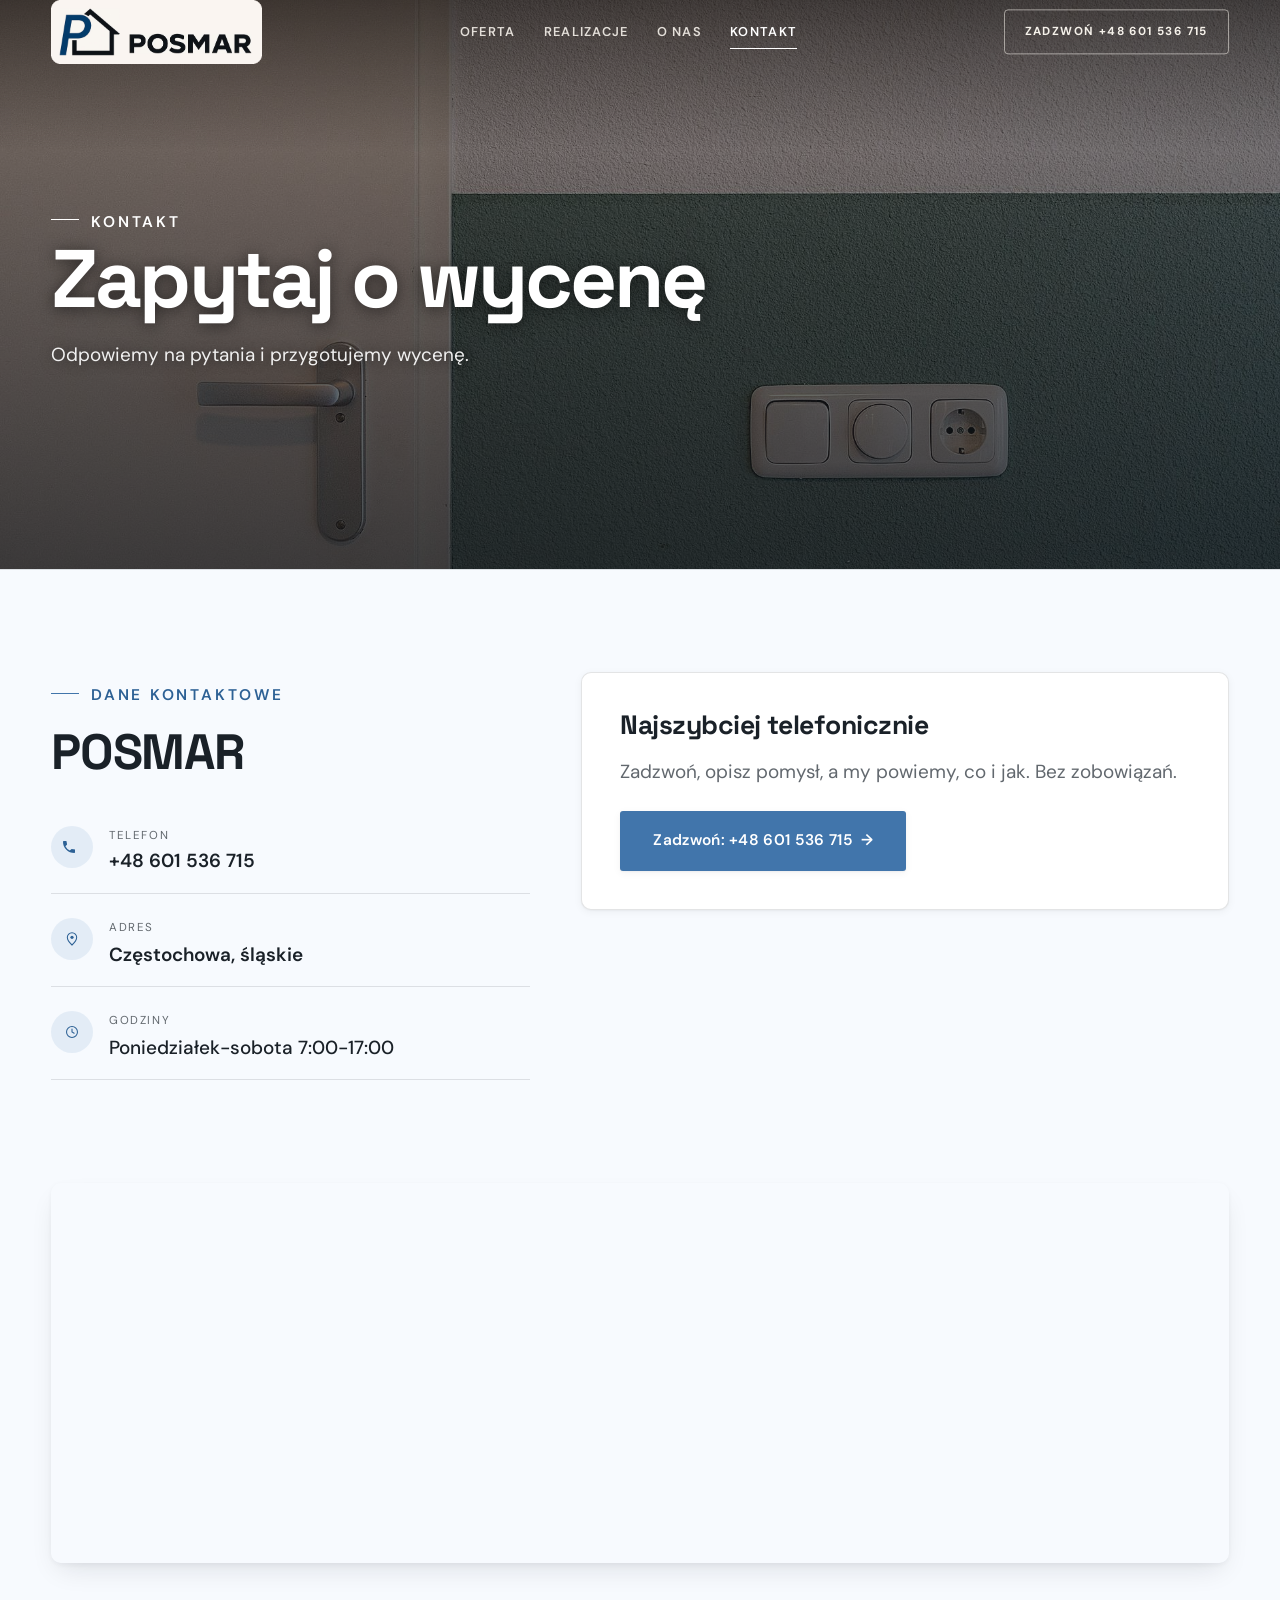
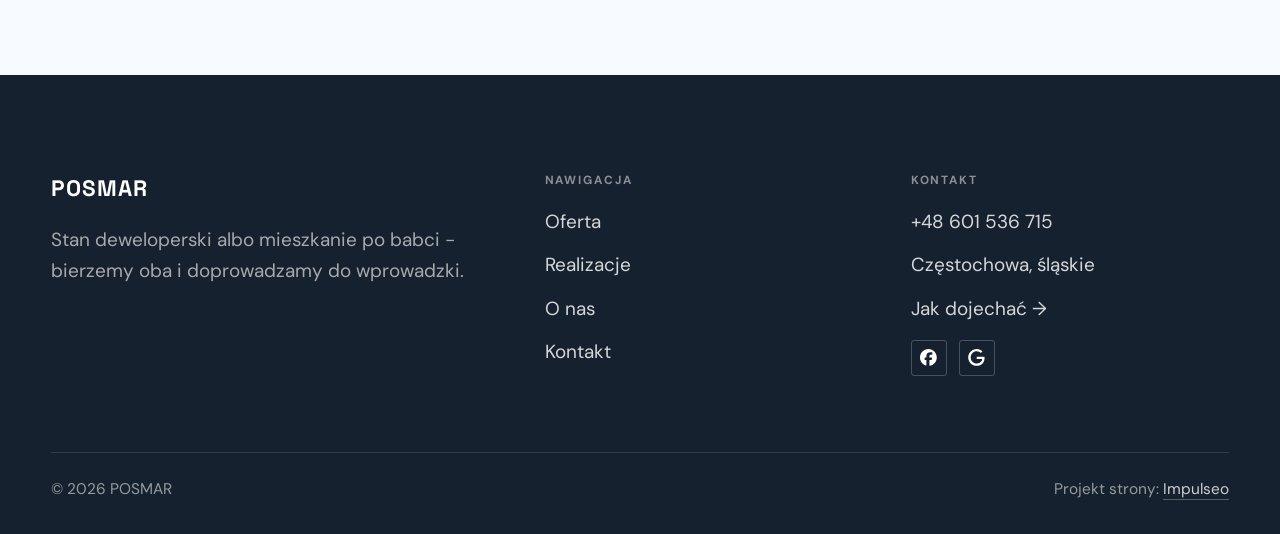
<file: kontakt.html>
<!DOCTYPE html>
<html lang="pl">
<head>
<meta charset="UTF-8">
<meta name="viewport" content="width=device-width, initial-scale=1.0">
<title>Kontakt - POSMAR</title>
<meta name="description" content="Kontakt POSMAR - Częstochowa, śląskie">
<link rel="canonical" href="https://kris20032.github.io/posmar/kontakt.html">
<meta name="robots" content="noindex, nofollow">
<meta property="og:type" content="website">
<meta property="og:locale" content="pl_PL">
<meta property="og:site_name" content="POSMAR">
<meta property="og:title" content="Kontakt - POSMAR">
<meta property="og:description" content="Kontakt POSMAR - Częstochowa, śląskie">
<meta property="og:url" content="https://kris20032.github.io/posmar/kontakt.html">
<meta property="og:image" content="https://kris20032.github.io/posmar/img/og.jpg">
<meta property="og:image:width" content="1200">
<meta property="og:image:height" content="630">
<meta name="twitter:card" content="summary_large_image">
<link rel="preconnect" href="https://fonts.googleapis.com">
<link rel="preconnect" href="https://fonts.gstatic.com" crossorigin>
<link href="https://fonts.googleapis.com/css2?family=Space+Grotesk:wght@500;600;700&family=DM+Sans:opsz,wght@9..40,400;9..40,500;9..40,600&display=swap" rel="stylesheet">
<link rel="stylesheet" href="assets/styles.css?v=341e6284">
</head>
<body>

<header class="nav">
  <div class="wrap nav-inner">
    <a class="brand brand-has-logo" href="index.html"><img class="brand-logo" src="img/logo-nav.png" alt="POSMAR" width="633" height="192" decoding="async"></a>
    <nav class="nav-links">
      <a href="oferta.html">Oferta</a>
      <a href="realizacje.html">Realizacje</a>
      <a href="o-nas.html">O nas</a>
      <a href="kontakt.html" class="active" aria-current="page">Kontakt</a>
      <a href="tel:+48601536715" class="btn btn-accent">Zadzwoń +48 601 536 715</a>
    </nav>
    <button class="nav-toggle" aria-label="Menu"><span></span><span></span><span></span></button>
  </div>
</header>

<main>
<section class="pagehead">
  <img src="img/g5.jpg" alt="POSMAR - Zapytaj o wycenę" width="1880" height="1255" decoding="async">
  <div class="wrap">
    <span class="eyebrow">Kontakt</span>
    <h1>Zapytaj o wycenę</h1>
    <p>Odpowiemy na pytania i przygotujemy wycenę.</p>
  </div>
</section>
<section>
  <div class="wrap contact-grid">
    <div class="reveal">
      <span class="eyebrow">Dane kontaktowe</span>
      <h2 style="margin:var(--space-4) 0 var(--space-6)">POSMAR</h2>
      <div class="info-list">
        <div class="info-row"><div class="ic"><svg class="ico-tel" width="16" height="16" viewBox="0 0 24 24" fill="none" aria-hidden="true"><path d="M6.6 10.8a15.5 15.5 0 0 0 6.6 6.6l2.2-2.2a1 1 0 0 1 1-.24 11.4 11.4 0 0 0 3.6.58 1 1 0 0 1 1 1V20a1 1 0 0 1-1 1A17 17 0 0 1 3 4a1 1 0 0 1 1-1h3.5a1 1 0 0 1 1 1c0 1.25.2 2.46.58 3.6a1 1 0 0 1-.25 1l-2.23 2.2Z" fill="currentColor"/></svg></div><div><div class="lbl">Telefon</div><a class="val" href="tel:+48601536715">+48 601 536 715</a></div></div>
        <div class="info-row"><div class="ic"><svg class="ico-pin" width="16" height="16" viewBox="0 0 24 24" fill="none" aria-hidden="true"><path d="M12 21s7-6.1 7-11.5A7 7 0 0 0 5 9.5C5 14.9 12 21 12 21Z" stroke="currentColor" stroke-width="1.6" fill="none"/><circle cx="12" cy="9.5" r="2.4" fill="currentColor"/></svg></div><div><div class="lbl">Adres</div><div class="val">Częstochowa, śląskie</div></div></div>
        <div class="info-row"><div class="ic"><svg class="ico-clock" width="16" height="16" viewBox="0 0 24 24" fill="none" aria-hidden="true"><circle cx="12" cy="12" r="8.2" stroke="currentColor" stroke-width="1.6"/><path d="M12 7.5V12l3.2 1.9" stroke="currentColor" stroke-width="1.6" stroke-linecap="round"/></svg></div><div><div class="lbl">Godziny</div><div class="val" style="font-weight:500">Poniedziałek-sobota 7:00-17:00</div></div></div>
      </div>
    </div>
    <div class="reveal">
      <div class="form">
        <h3 style="margin-bottom:var(--space-4)">Najszybciej telefonicznie</h3>
        <p class="muted" style="margin-bottom:var(--space-5)">Zadzwoń, opisz pomysł, a my powiemy, co i jak. Bez zobowiązań.</p>
        <a href="tel:+48601536715" class="btn btn-accent" style="justify-content:center">Zadzwoń: +48 601 536 715 <span class="arr">→</span></a>
      </div>
    </div>
  </div>
</section>
<section style="padding-top:0">
  <div class="wrap reveal">
    <iframe class="map" title="POSMAR - Częstochowa" src="https://maps.google.com/maps?q=POSMAR%20Cz%C4%99stochowa&z=15&output=embed" loading="lazy" referrerpolicy="no-referrer-when-downgrade"></iframe>
  </div>
</section>
</main>

<footer>
  <div class="wrap">
    <div class="foot-grid">
      <div class="foot-brand">
        <div class="name">POSMAR</div>
        <p>Stan deweloperski albo mieszkanie po babci - bierzemy oba i doprowadzamy do wprowadzki.</p>
      </div>
      <div class="foot-col">
        <h4>Nawigacja</h4>
        <a href="oferta.html">Oferta</a>
        <a href="realizacje.html">Realizacje</a>
        <a href="o-nas.html">O nas</a>
        <a href="kontakt.html">Kontakt</a>
      </div>
      <div class="foot-col">
        <h4>Kontakt</h4>
        <a href="tel:+48601536715">+48 601 536 715</a>
        <p>Częstochowa, śląskie</p>
        <a href="https://www.google.com/maps?cid=14072348005412886555" target="_blank" rel="noopener">Jak dojechać →</a>
      <div class="foot-soc">
        <a class="soc" href="https://www.facebook.com/profile.php?id=100093273775012" target="_blank" rel="noopener" aria-label="Facebook - POSMAR"><svg viewBox="0 0 24 24" aria-hidden="true" focusable="false"><path d="M9.101 23.691v-7.98H6.627v-3.667h2.474v-1.58c0-4.085 1.848-5.978 5.858-5.978.401 0 .955.042 1.468.103a8.68 8.68 0 0 1 1.141.195v3.325a8.623 8.623 0 0 0-.653-.036 26.805 26.805 0 0 0-.733-.009c-.707 0-1.259.096-1.675.309a1.686 1.686 0 0 0-.679.622c-.258.42-.374.995-.374 1.752v1.297h3.919l-.386 2.103-.287 1.564h-3.246v8.245C19.396 23.238 24 18.179 24 12.044c0-6.627-5.373-12-12-12s-12 5.373-12 12c0 5.628 3.874 10.35 9.101 11.647Z" fill="currentColor"/></svg></a>
        <a class="soc" href="https://www.google.com/maps?cid=14072348005412886555" target="_blank" rel="noopener" aria-label="Google - POSMAR"><svg viewBox="0 0 24 24" aria-hidden="true" focusable="false"><path d="M12.48 10.92v3.28h7.84c-.24 1.84-.853 3.187-1.787 4.133-1.147 1.147-2.933 2.4-6.053 2.4-4.827 0-8.6-3.893-8.6-8.72s3.773-8.72 8.6-8.72c2.6 0 4.507 1.027 5.907 2.347l2.307-2.307C18.747 1.44 16.133 0 12.48 0 5.867 0 .307 5.387.307 12s5.56 12 12.173 12c3.573 0 6.267-1.173 8.373-3.36 2.16-2.16 2.84-5.213 2.84-7.667 0-.76-.053-1.467-.173-2.053H12.48z" fill="currentColor"/></svg></a>
      </div>
      </div>
    </div>
    <div class="foot-bot">
      <span>© 2026 POSMAR</span>
      <span>Projekt strony: <a class="foot-credit" href="https://impulseo.pl" target="_blank" rel="noopener">Impulseo</a></span>
    </div>
  </div>
</footer>
<div class="sticky-call"><a class="sc-call" href="tel:+48601536715"><svg class="ico-tel" width="16" height="16" viewBox="0 0 24 24" fill="none" aria-hidden="true"><path d="M6.6 10.8a15.5 15.5 0 0 0 6.6 6.6l2.2-2.2a1 1 0 0 1 1-.24 11.4 11.4 0 0 0 3.6.58 1 1 0 0 1 1 1V20a1 1 0 0 1-1 1A17 17 0 0 1 3 4a1 1 0 0 1 1-1h3.5a1 1 0 0 1 1 1c0 1.25.2 2.46.58 3.6a1 1 0 0 1-.25 1l-2.23 2.2Z" fill="currentColor"/></svg> Zadzwoń</a><a class="sc-quote" href="kontakt.html">Zadzwoń: +48 601 536 715</a></div>
<div class="demo-wazne" data-do="2026-11-05" data-cykl="3" hidden><svg class="dw-ico" width="13" height="13" viewBox="0 0 24 24" fill="none" aria-hidden="true"><circle cx="12" cy="12" r="8.6" stroke="currentColor" stroke-width="1.8"/><path d="M12 7.2V12l3.3 2" stroke="currentColor" stroke-width="1.8" stroke-linecap="round"/></svg><span class="dw-txt"></span></div>

<script src="assets/main.js"></script>
</body>
</html>
</file>
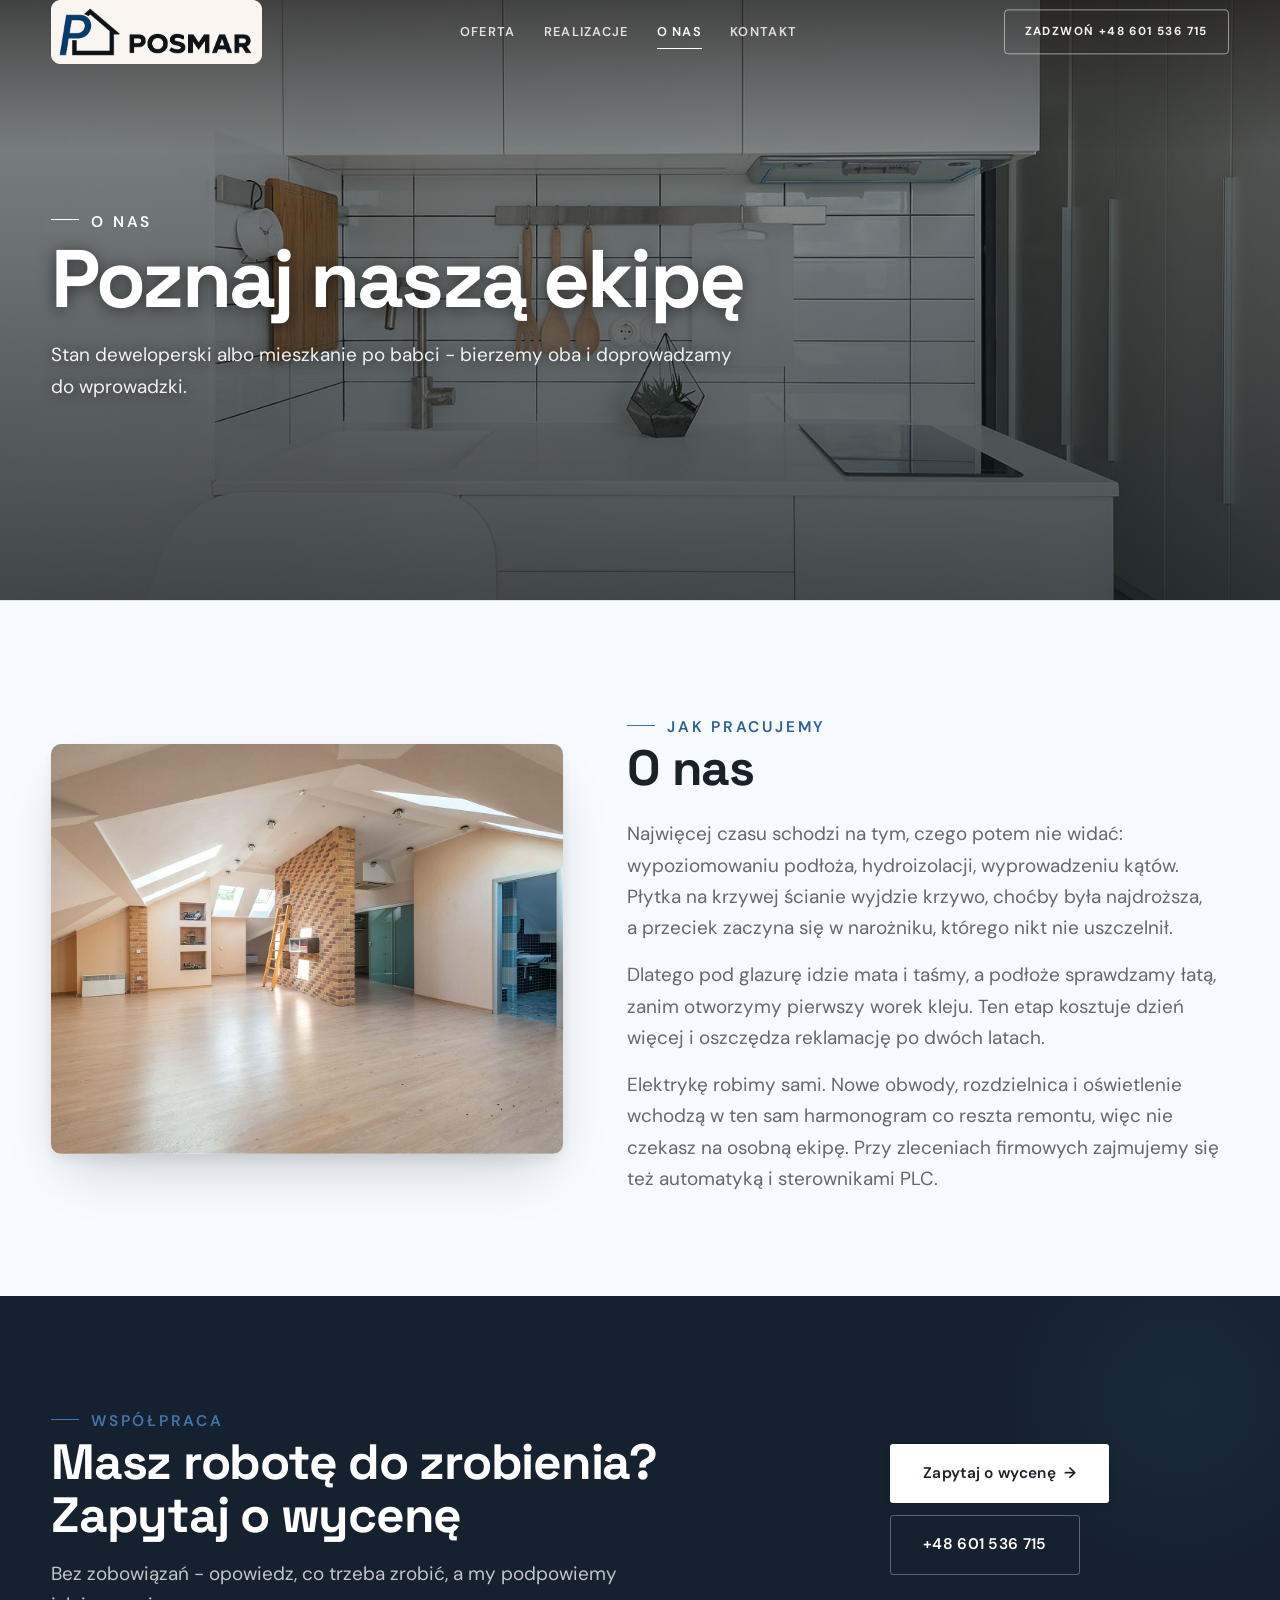
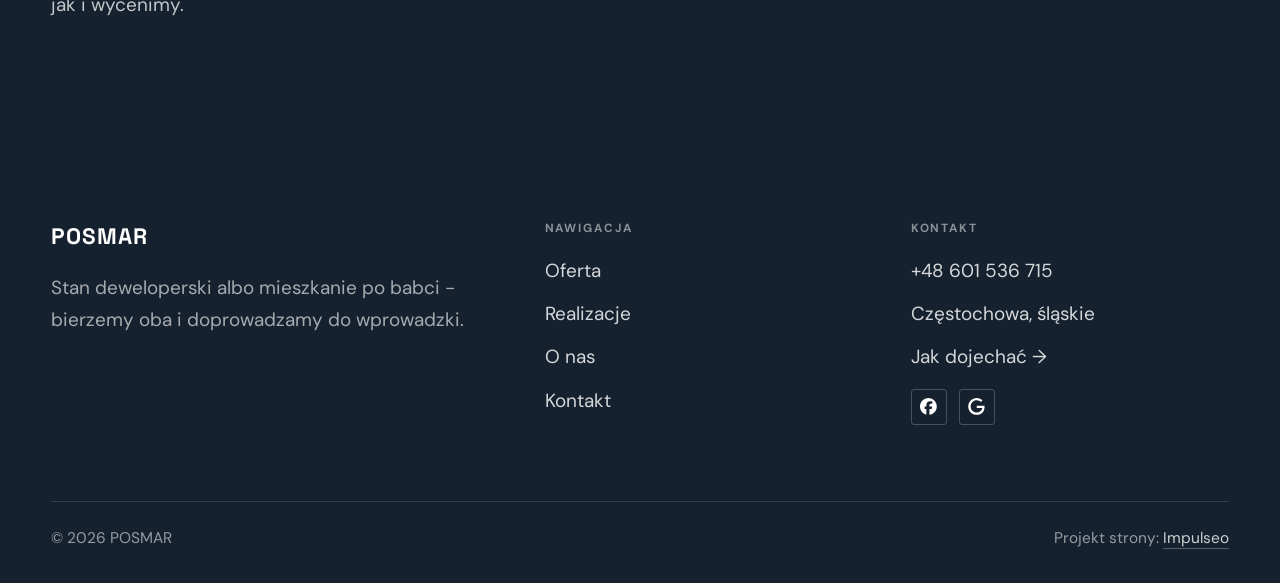
<file: o-nas.html>
<!DOCTYPE html>
<html lang="pl">
<head>
<meta charset="UTF-8">
<meta name="viewport" content="width=device-width, initial-scale=1.0">
<title>O nas - POSMAR</title>
<meta name="description" content="Remonty mieszkań i domów w Częstochowie: łazienki od podstaw, wykończenia pod klucz i instalacje elektryczne. Wycena i termin przed robotą. Zadzwoń: +48 601 536 715.">
<link rel="canonical" href="https://kris20032.github.io/posmar/o-nas.html">
<meta name="robots" content="noindex, nofollow">
<meta property="og:type" content="website">
<meta property="og:locale" content="pl_PL">
<meta property="og:site_name" content="POSMAR">
<meta property="og:title" content="O nas - POSMAR">
<meta property="og:description" content="Remonty mieszkań i domów w Częstochowie: łazienki od podstaw, wykończenia pod klucz i instalacje elektryczne. Wycena i termin przed robotą. Zadzwoń: +48 601 536 715.">
<meta property="og:url" content="https://kris20032.github.io/posmar/o-nas.html">
<meta property="og:image" content="https://kris20032.github.io/posmar/img/og.jpg">
<meta property="og:image:width" content="1200">
<meta property="og:image:height" content="630">
<meta name="twitter:card" content="summary_large_image">
<link rel="preconnect" href="https://fonts.googleapis.com">
<link rel="preconnect" href="https://fonts.gstatic.com" crossorigin>
<link href="https://fonts.googleapis.com/css2?family=Space+Grotesk:wght@500;600;700&family=DM+Sans:opsz,wght@9..40,400;9..40,500;9..40,600&display=swap" rel="stylesheet">
<link rel="stylesheet" href="assets/styles.css?v=341e6284">
</head>
<body>

<header class="nav">
  <div class="wrap nav-inner">
    <a class="brand brand-has-logo" href="index.html"><img class="brand-logo" src="img/logo-nav.png" alt="POSMAR" width="633" height="192" decoding="async"></a>
    <nav class="nav-links">
      <a href="oferta.html">Oferta</a>
      <a href="realizacje.html">Realizacje</a>
      <a href="o-nas.html" class="active" aria-current="page">O nas</a>
      <a href="kontakt.html">Kontakt</a>
      <a href="tel:+48601536715" class="btn btn-accent">Zadzwoń +48 601 536 715</a>
    </nav>
    <button class="nav-toggle" aria-label="Menu"><span></span><span></span><span></span></button>
  </div>
</header>

<main>
<section class="pagehead">
  <img src="img/g3.jpg" alt="POSMAR - Poznaj naszą ekipę" width="1600" height="1068" decoding="async">
  <div class="wrap">
    <span class="eyebrow">O nas</span>
    <h1>Poznaj naszą ekipę</h1>
    <p>Stan deweloperski albo mieszkanie po babci - bierzemy oba i doprowadzamy do wprowadzki.</p>
  </div>
</section>
<section>
  <div class="wrap split">
    <div class="split-art reveal"><img src="img/g4.jpg" alt="POSMAR" loading="lazy" width="1600" height="1068" decoding="async"></div>
    <div class="split-copy reveal">
      <span class="eyebrow">Jak pracujemy</span>
      <h2>O nas</h2>
      <p class="muted">Najwięcej czasu schodzi na tym, czego potem nie widać: wypoziomowaniu podłoża, hydroizolacji, wyprowadzeniu kątów. Płytka na krzywej ścianie wyjdzie krzywo, choćby była najdroższa, a przeciek zaczyna się w narożniku, którego nikt nie uszczelnił.</p>
      <p class="muted">Dlatego pod glazurę idzie mata i taśmy, a podłoże sprawdzamy łatą, zanim otworzymy pierwszy worek kleju. Ten etap kosztuje dzień więcej i oszczędza reklamację po dwóch latach.</p>
      <p class="muted">Elektrykę robimy sami. Nowe obwody, rozdzielnica i oświetlenie wchodzą w ten sam harmonogram co reszta remontu, więc nie czekasz na osobną ekipę. Przy zleceniach firmowych zajmujemy się też automatyką i sterownikami PLC.</p>
    </div>
  </div>
</section>


<section class="cta">
  <div class="wrap">
    <div class="reveal">
      <span class="eyebrow">Współpraca</span>
      <h2>Masz robotę do zrobienia? Zapytaj o wycenę</h2>
      <p>Bez zobowiązań - opowiedz, co trzeba zrobić, a my podpowiemy jak i wycenimy.</p>
    </div>
    <div class="cta-actions reveal">
      <a href="kontakt.html" class="btn btn-light">Zapytaj o wycenę <span class="arr">→</span></a>
      <a href="tel:+48601536715" class="btn btn-ghost btn-ghost-cta">+48 601 536 715</a>
    </div>
  </div>
</section>
</main>

<footer>
  <div class="wrap">
    <div class="foot-grid">
      <div class="foot-brand">
        <div class="name">POSMAR</div>
        <p>Stan deweloperski albo mieszkanie po babci - bierzemy oba i doprowadzamy do wprowadzki.</p>
      </div>
      <div class="foot-col">
        <h4>Nawigacja</h4>
        <a href="oferta.html">Oferta</a>
        <a href="realizacje.html">Realizacje</a>
        <a href="o-nas.html">O nas</a>
        <a href="kontakt.html">Kontakt</a>
      </div>
      <div class="foot-col">
        <h4>Kontakt</h4>
        <a href="tel:+48601536715">+48 601 536 715</a>
        <p>Częstochowa, śląskie</p>
        <a href="https://www.google.com/maps?cid=14072348005412886555" target="_blank" rel="noopener">Jak dojechać →</a>
      <div class="foot-soc">
        <a class="soc" href="https://www.facebook.com/profile.php?id=100093273775012" target="_blank" rel="noopener" aria-label="Facebook - POSMAR"><svg viewBox="0 0 24 24" aria-hidden="true" focusable="false"><path d="M9.101 23.691v-7.98H6.627v-3.667h2.474v-1.58c0-4.085 1.848-5.978 5.858-5.978.401 0 .955.042 1.468.103a8.68 8.68 0 0 1 1.141.195v3.325a8.623 8.623 0 0 0-.653-.036 26.805 26.805 0 0 0-.733-.009c-.707 0-1.259.096-1.675.309a1.686 1.686 0 0 0-.679.622c-.258.42-.374.995-.374 1.752v1.297h3.919l-.386 2.103-.287 1.564h-3.246v8.245C19.396 23.238 24 18.179 24 12.044c0-6.627-5.373-12-12-12s-12 5.373-12 12c0 5.628 3.874 10.35 9.101 11.647Z" fill="currentColor"/></svg></a>
        <a class="soc" href="https://www.google.com/maps?cid=14072348005412886555" target="_blank" rel="noopener" aria-label="Google - POSMAR"><svg viewBox="0 0 24 24" aria-hidden="true" focusable="false"><path d="M12.48 10.92v3.28h7.84c-.24 1.84-.853 3.187-1.787 4.133-1.147 1.147-2.933 2.4-6.053 2.4-4.827 0-8.6-3.893-8.6-8.72s3.773-8.72 8.6-8.72c2.6 0 4.507 1.027 5.907 2.347l2.307-2.307C18.747 1.44 16.133 0 12.48 0 5.867 0 .307 5.387.307 12s5.56 12 12.173 12c3.573 0 6.267-1.173 8.373-3.36 2.16-2.16 2.84-5.213 2.84-7.667 0-.76-.053-1.467-.173-2.053H12.48z" fill="currentColor"/></svg></a>
      </div>
      </div>
    </div>
    <div class="foot-bot">
      <span>© 2026 POSMAR</span>
      <span>Projekt strony: <a class="foot-credit" href="https://impulseo.pl" target="_blank" rel="noopener">Impulseo</a></span>
    </div>
  </div>
</footer>
<div class="sticky-call"><a class="sc-call" href="tel:+48601536715"><svg class="ico-tel" width="16" height="16" viewBox="0 0 24 24" fill="none" aria-hidden="true"><path d="M6.6 10.8a15.5 15.5 0 0 0 6.6 6.6l2.2-2.2a1 1 0 0 1 1-.24 11.4 11.4 0 0 0 3.6.58 1 1 0 0 1 1 1V20a1 1 0 0 1-1 1A17 17 0 0 1 3 4a1 1 0 0 1 1-1h3.5a1 1 0 0 1 1 1c0 1.25.2 2.46.58 3.6a1 1 0 0 1-.25 1l-2.23 2.2Z" fill="currentColor"/></svg> Zadzwoń</a><a class="sc-quote" href="kontakt.html">Zadzwoń: +48 601 536 715</a></div>
<div class="demo-wazne" data-do="2026-11-05" data-cykl="3" hidden><svg class="dw-ico" width="13" height="13" viewBox="0 0 24 24" fill="none" aria-hidden="true"><circle cx="12" cy="12" r="8.6" stroke="currentColor" stroke-width="1.8"/><path d="M12 7.2V12l3.3 2" stroke="currentColor" stroke-width="1.8" stroke-linecap="round"/></svg><span class="dw-txt"></span></div>

<script src="assets/main.js"></script>
</body>
</html>
</file>
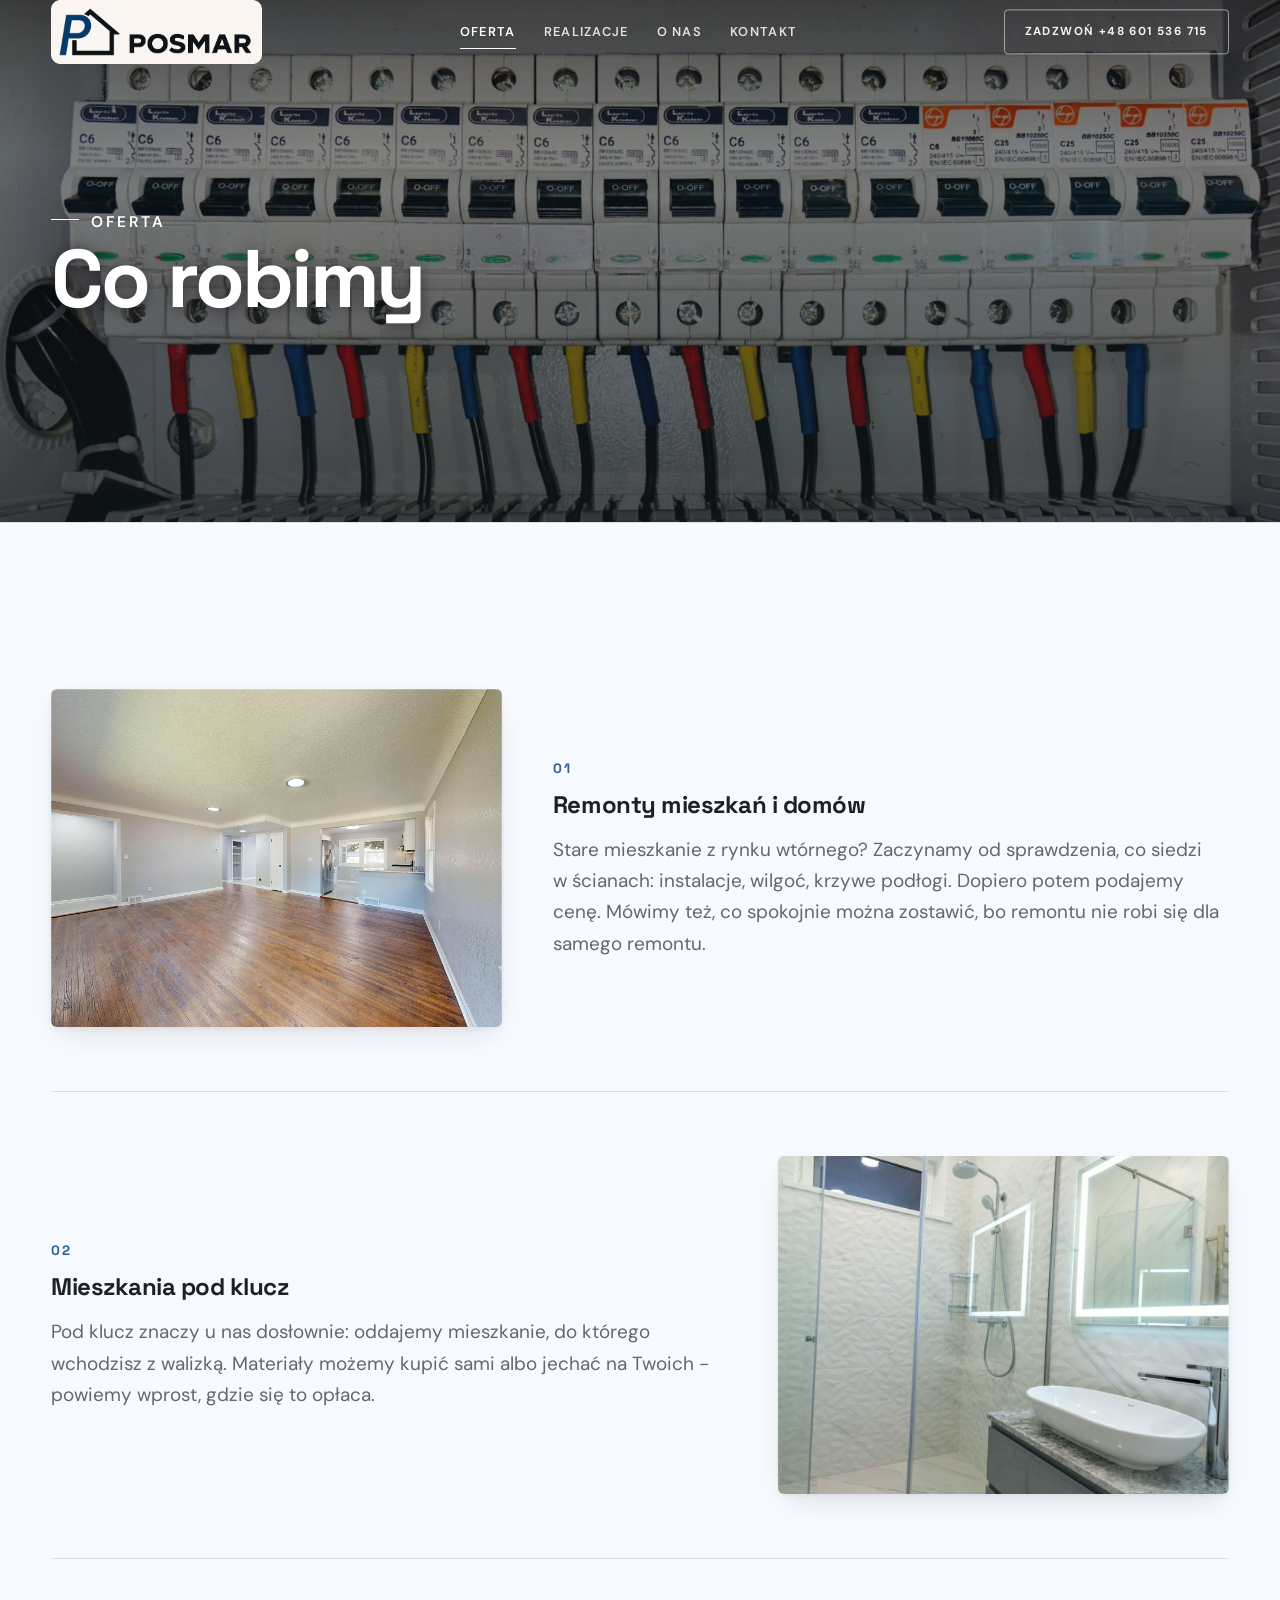
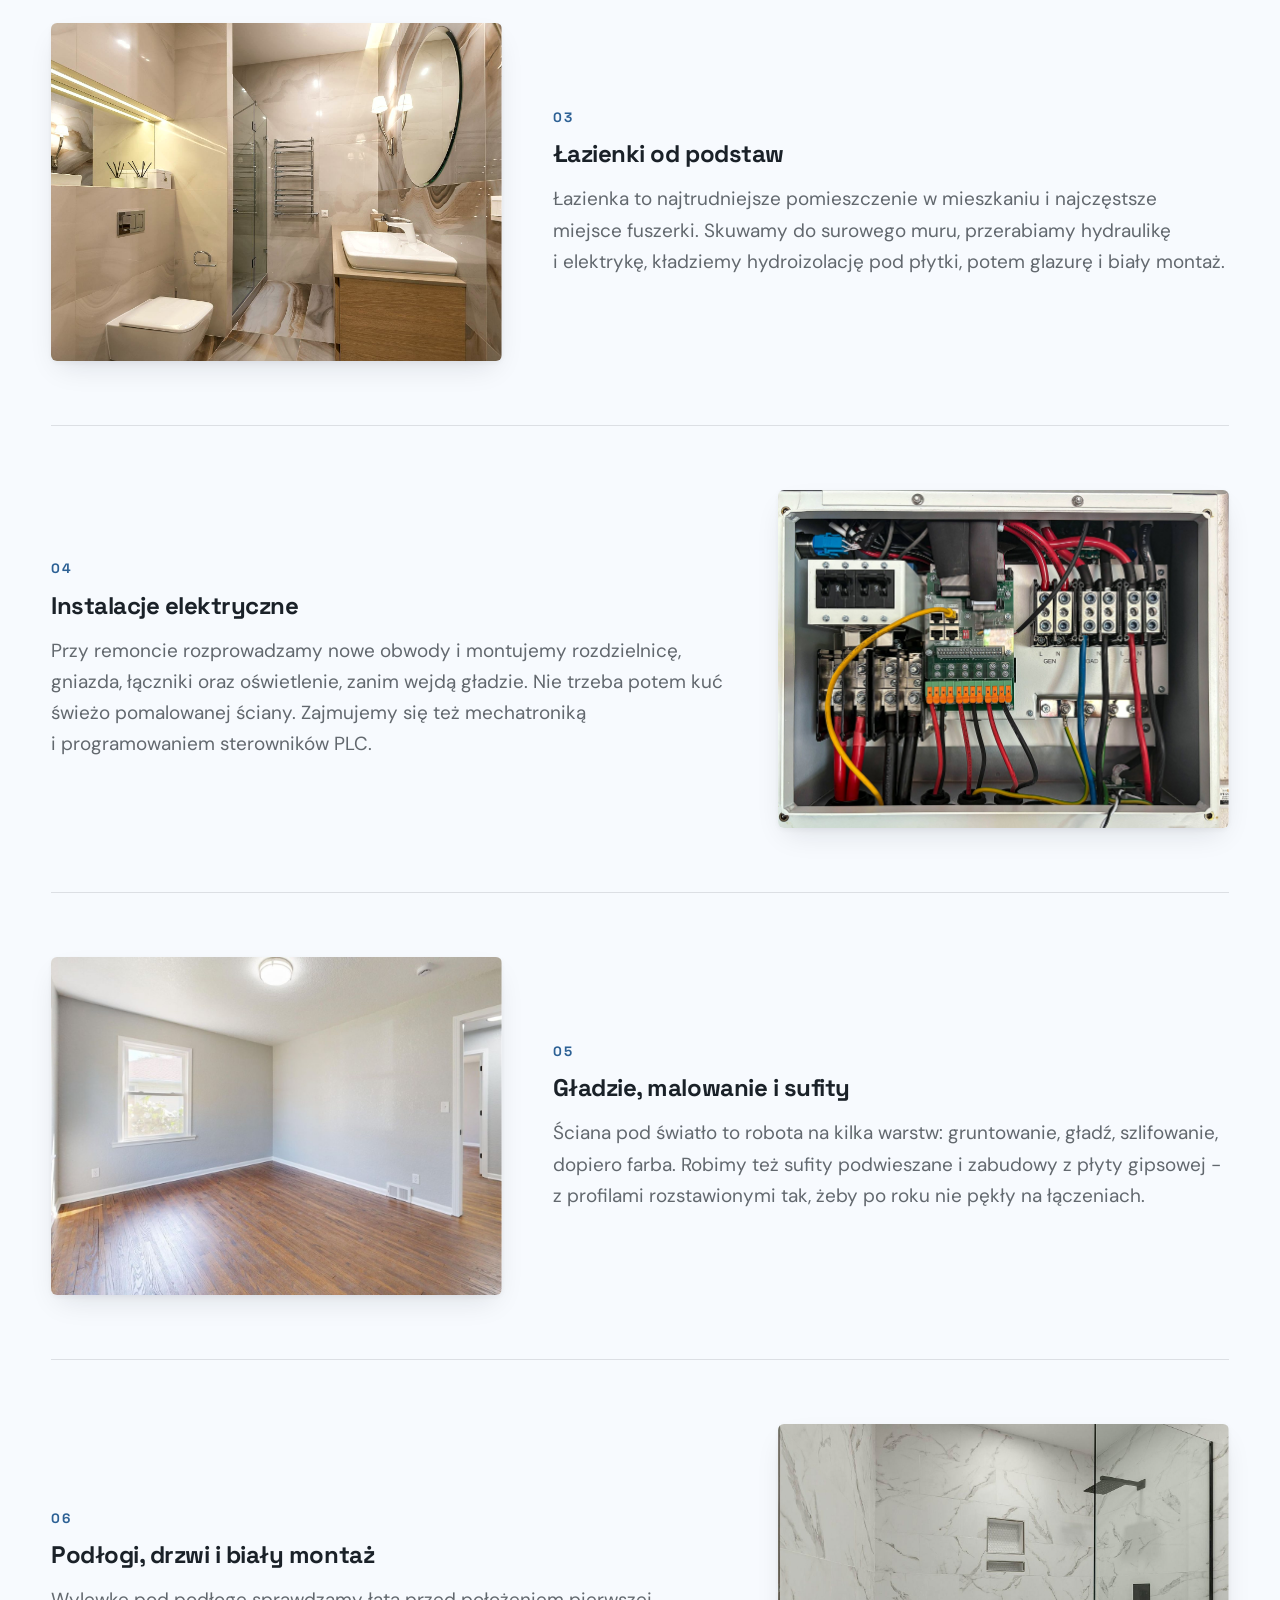
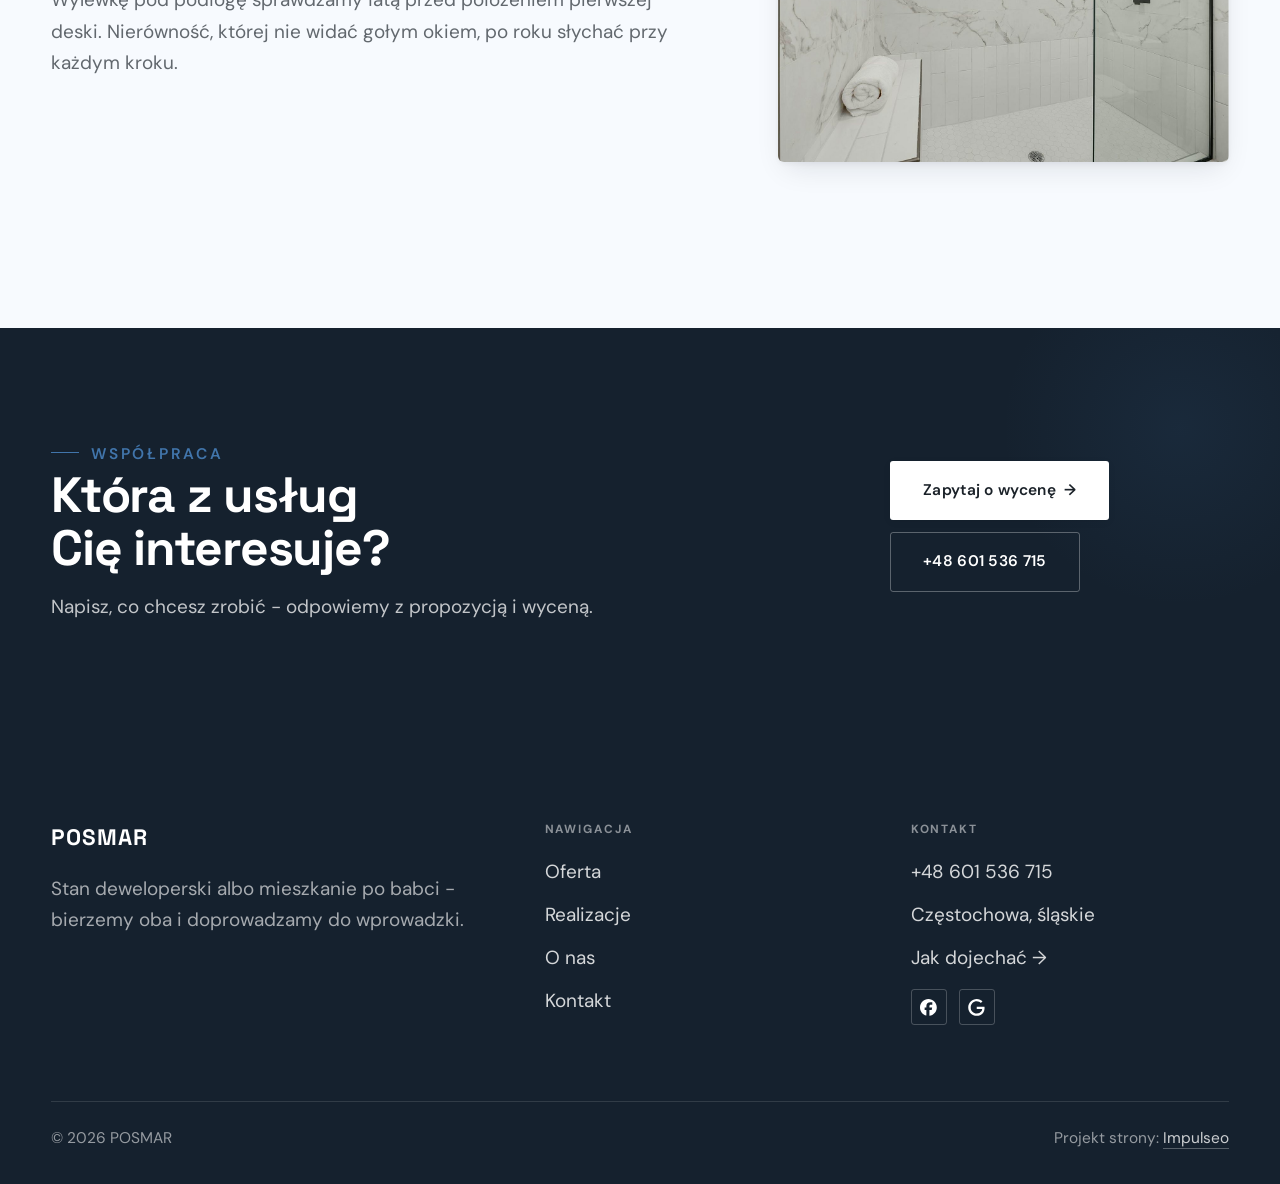
<file: oferta.html>
<!DOCTYPE html>
<html lang="pl">
<head>
<meta charset="UTF-8">
<meta name="viewport" content="width=device-width, initial-scale=1.0">
<title>Oferta - POSMAR</title>
<meta name="description" content="Remonty mieszkań i domów w Częstochowie: łazienki od podstaw, wykończenia pod klucz i instalacje elektryczne. Wycena i termin przed robotą. Zadzwoń: +48 601 536 715.">
<link rel="canonical" href="https://kris20032.github.io/posmar/oferta.html">
<meta name="robots" content="noindex, nofollow">
<meta property="og:type" content="website">
<meta property="og:locale" content="pl_PL">
<meta property="og:site_name" content="POSMAR">
<meta property="og:title" content="Oferta - POSMAR">
<meta property="og:description" content="Remonty mieszkań i domów w Częstochowie: łazienki od podstaw, wykończenia pod klucz i instalacje elektryczne. Wycena i termin przed robotą. Zadzwoń: +48 601 536 715.">
<meta property="og:url" content="https://kris20032.github.io/posmar/oferta.html">
<meta property="og:image" content="https://kris20032.github.io/posmar/img/og.jpg">
<meta property="og:image:width" content="1200">
<meta property="og:image:height" content="630">
<meta name="twitter:card" content="summary_large_image">
<link rel="preconnect" href="https://fonts.googleapis.com">
<link rel="preconnect" href="https://fonts.gstatic.com" crossorigin>
<link href="https://fonts.googleapis.com/css2?family=Space+Grotesk:wght@500;600;700&family=DM+Sans:opsz,wght@9..40,400;9..40,500;9..40,600&display=swap" rel="stylesheet">
<link rel="stylesheet" href="assets/styles.css?v=341e6284">
</head>
<body>

<header class="nav">
  <div class="wrap nav-inner">
    <a class="brand brand-has-logo" href="index.html"><img class="brand-logo" src="img/logo-nav.png" alt="POSMAR" width="633" height="192" decoding="async"></a>
    <nav class="nav-links">
      <a href="oferta.html" class="active" aria-current="page">Oferta</a>
      <a href="realizacje.html">Realizacje</a>
      <a href="o-nas.html">O nas</a>
      <a href="kontakt.html">Kontakt</a>
      <a href="tel:+48601536715" class="btn btn-accent">Zadzwoń +48 601 536 715</a>
    </nav>
    <button class="nav-toggle" aria-label="Menu"><span></span><span></span><span></span></button>
  </div>
</header>

<main>
<section class="pagehead">
  <img src="img/g2.jpg" alt="POSMAR - Co robimy" width="1830" height="1120" decoding="async">
  <div class="wrap">
    <span class="eyebrow">Oferta</span>
    <h1>Co robimy</h1>
  </div>
</section>
<section>
  <div class="wrap">
    <div class="svc-row reveal">
      <div class="svc-row-art"><img src="img/g15.jpg" alt="Remonty mieszkań i domów" loading="lazy" width="1600" height="1200" decoding="async"></div>
      <div>
        <span class="num">01</span>
        <h3>Remonty mieszkań i domów</h3>
        <p class="muted">Stare mieszkanie z rynku wtórnego? Zaczynamy od sprawdzenia, co siedzi w ścianach: instalacje, wilgoć, krzywe podłogi. Dopiero potem podajemy cenę. Mówimy też, co spokojnie można zostawić, bo remontu nie robi się dla samego remontu.</p>
      </div>
    </div>
    <div class="svc-row rev reveal">
      <div class="svc-row-art"><img src="img/g13.jpg" alt="Mieszkania pod klucz" loading="lazy" width="1528" height="908" decoding="async"></div>
      <div>
        <span class="num">02</span>
        <h3>Mieszkania pod klucz</h3>
        <p class="muted">Pod klucz znaczy u nas dosłownie: oddajemy mieszkanie, do którego wchodzisz z walizką. Materiały możemy kupić sami albo jechać na Twoich - powiemy wprost, gdzie się to opłaca.</p>
      </div>
    </div>
    <div class="svc-row reveal">
      <div class="svc-row-art"><img src="img/g16.jpg" alt="Łazienki od podstaw" loading="lazy" width="1880" height="1255" decoding="async"></div>
      <div>
        <span class="num">03</span>
        <h3>Łazienki od podstaw</h3>
        <p class="muted">Łazienka to najtrudniejsze pomieszczenie w mieszkaniu i najczęstsze miejsce fuszerki. Skuwamy do surowego muru, przerabiamy hydraulikę i elektrykę, kładziemy hydroizolację pod płytki, potem glazurę i biały montaż.</p>
      </div>
    </div>
    <div class="svc-row rev reveal">
      <div class="svc-row-art"><img src="img/g14.jpg" alt="Instalacje elektryczne" loading="lazy" width="1880" height="1357" decoding="async"></div>
      <div>
        <span class="num">04</span>
        <h3>Instalacje elektryczne</h3>
        <p class="muted">Przy remoncie rozprowadzamy nowe obwody i montujemy rozdzielnicę, gniazda, łączniki oraz oświetlenie, zanim wejdą gładzie. Nie trzeba potem kuć świeżo pomalowanej ściany. Zajmujemy się też mechatroniką i programowaniem sterowników PLC.</p>
      </div>
    </div>
    <div class="svc-row reveal">
      <div class="svc-row-art"><img src="img/svc-gladzie.jpg" alt="Gładzie, malowanie i sufity" loading="lazy" width="1600" height="900" decoding="async"></div>
      <div>
        <span class="num">05</span>
        <h3>Gładzie, malowanie i sufity</h3>
        <p class="muted">Ściana pod światło to robota na kilka warstw: gruntowanie, gładź, szlifowanie, dopiero farba. Robimy też sufity podwieszane i zabudowy z płyty gipsowej - z profilami rozstawionymi tak, żeby po roku nie pękły na łączeniach.</p>
      </div>
    </div>
    <div class="svc-row rev reveal">
      <div class="svc-row-art"><img src="img/g1.jpg" alt="Podłogi, drzwi i biały montaż" loading="lazy" width="1600" height="1067" decoding="async"></div>
      <div>
        <span class="num">06</span>
        <h3>Podłogi, drzwi i biały montaż</h3>
        <p class="muted">Wylewkę pod podłogę sprawdzamy łatą przed położeniem pierwszej deski. Nierówność, której nie widać gołym okiem, po roku słychać przy każdym kroku.</p>
      </div>
    </div>
  </div>
</section>

<section class="cta">
  <div class="wrap">
    <div class="reveal">
      <span class="eyebrow">Współpraca</span>
      <h2>Która z usług Cię interesuje?</h2>
      <p>Napisz, co chcesz zrobić - odpowiemy z propozycją i wyceną.</p>
    </div>
    <div class="cta-actions reveal">
      <a href="kontakt.html" class="btn btn-light">Zapytaj o wycenę <span class="arr">→</span></a>
      <a href="tel:+48601536715" class="btn btn-ghost btn-ghost-cta">+48 601 536 715</a>
    </div>
  </div>
</section>
</main>

<footer>
  <div class="wrap">
    <div class="foot-grid">
      <div class="foot-brand">
        <div class="name">POSMAR</div>
        <p>Stan deweloperski albo mieszkanie po babci - bierzemy oba i doprowadzamy do wprowadzki.</p>
      </div>
      <div class="foot-col">
        <h4>Nawigacja</h4>
        <a href="oferta.html">Oferta</a>
        <a href="realizacje.html">Realizacje</a>
        <a href="o-nas.html">O nas</a>
        <a href="kontakt.html">Kontakt</a>
      </div>
      <div class="foot-col">
        <h4>Kontakt</h4>
        <a href="tel:+48601536715">+48 601 536 715</a>
        <p>Częstochowa, śląskie</p>
        <a href="https://www.google.com/maps?cid=14072348005412886555" target="_blank" rel="noopener">Jak dojechać →</a>
      <div class="foot-soc">
        <a class="soc" href="https://www.facebook.com/profile.php?id=100093273775012" target="_blank" rel="noopener" aria-label="Facebook - POSMAR"><svg viewBox="0 0 24 24" aria-hidden="true" focusable="false"><path d="M9.101 23.691v-7.98H6.627v-3.667h2.474v-1.58c0-4.085 1.848-5.978 5.858-5.978.401 0 .955.042 1.468.103a8.68 8.68 0 0 1 1.141.195v3.325a8.623 8.623 0 0 0-.653-.036 26.805 26.805 0 0 0-.733-.009c-.707 0-1.259.096-1.675.309a1.686 1.686 0 0 0-.679.622c-.258.42-.374.995-.374 1.752v1.297h3.919l-.386 2.103-.287 1.564h-3.246v8.245C19.396 23.238 24 18.179 24 12.044c0-6.627-5.373-12-12-12s-12 5.373-12 12c0 5.628 3.874 10.35 9.101 11.647Z" fill="currentColor"/></svg></a>
        <a class="soc" href="https://www.google.com/maps?cid=14072348005412886555" target="_blank" rel="noopener" aria-label="Google - POSMAR"><svg viewBox="0 0 24 24" aria-hidden="true" focusable="false"><path d="M12.48 10.92v3.28h7.84c-.24 1.84-.853 3.187-1.787 4.133-1.147 1.147-2.933 2.4-6.053 2.4-4.827 0-8.6-3.893-8.6-8.72s3.773-8.72 8.6-8.72c2.6 0 4.507 1.027 5.907 2.347l2.307-2.307C18.747 1.44 16.133 0 12.48 0 5.867 0 .307 5.387.307 12s5.56 12 12.173 12c3.573 0 6.267-1.173 8.373-3.36 2.16-2.16 2.84-5.213 2.84-7.667 0-.76-.053-1.467-.173-2.053H12.48z" fill="currentColor"/></svg></a>
      </div>
      </div>
    </div>
    <div class="foot-bot">
      <span>© 2026 POSMAR</span>
      <span>Projekt strony: <a class="foot-credit" href="https://impulseo.pl" target="_blank" rel="noopener">Impulseo</a></span>
    </div>
  </div>
</footer>
<div class="sticky-call"><a class="sc-call" href="tel:+48601536715"><svg class="ico-tel" width="16" height="16" viewBox="0 0 24 24" fill="none" aria-hidden="true"><path d="M6.6 10.8a15.5 15.5 0 0 0 6.6 6.6l2.2-2.2a1 1 0 0 1 1-.24 11.4 11.4 0 0 0 3.6.58 1 1 0 0 1 1 1V20a1 1 0 0 1-1 1A17 17 0 0 1 3 4a1 1 0 0 1 1-1h3.5a1 1 0 0 1 1 1c0 1.25.2 2.46.58 3.6a1 1 0 0 1-.25 1l-2.23 2.2Z" fill="currentColor"/></svg> Zadzwoń</a><a class="sc-quote" href="kontakt.html">Zadzwoń: +48 601 536 715</a></div>
<div class="demo-wazne" data-do="2026-11-05" data-cykl="3" hidden><svg class="dw-ico" width="13" height="13" viewBox="0 0 24 24" fill="none" aria-hidden="true"><circle cx="12" cy="12" r="8.6" stroke="currentColor" stroke-width="1.8"/><path d="M12 7.2V12l3.3 2" stroke="currentColor" stroke-width="1.8" stroke-linecap="round"/></svg><span class="dw-txt"></span></div>

<script src="assets/main.js"></script>
</body>
</html>
</file>
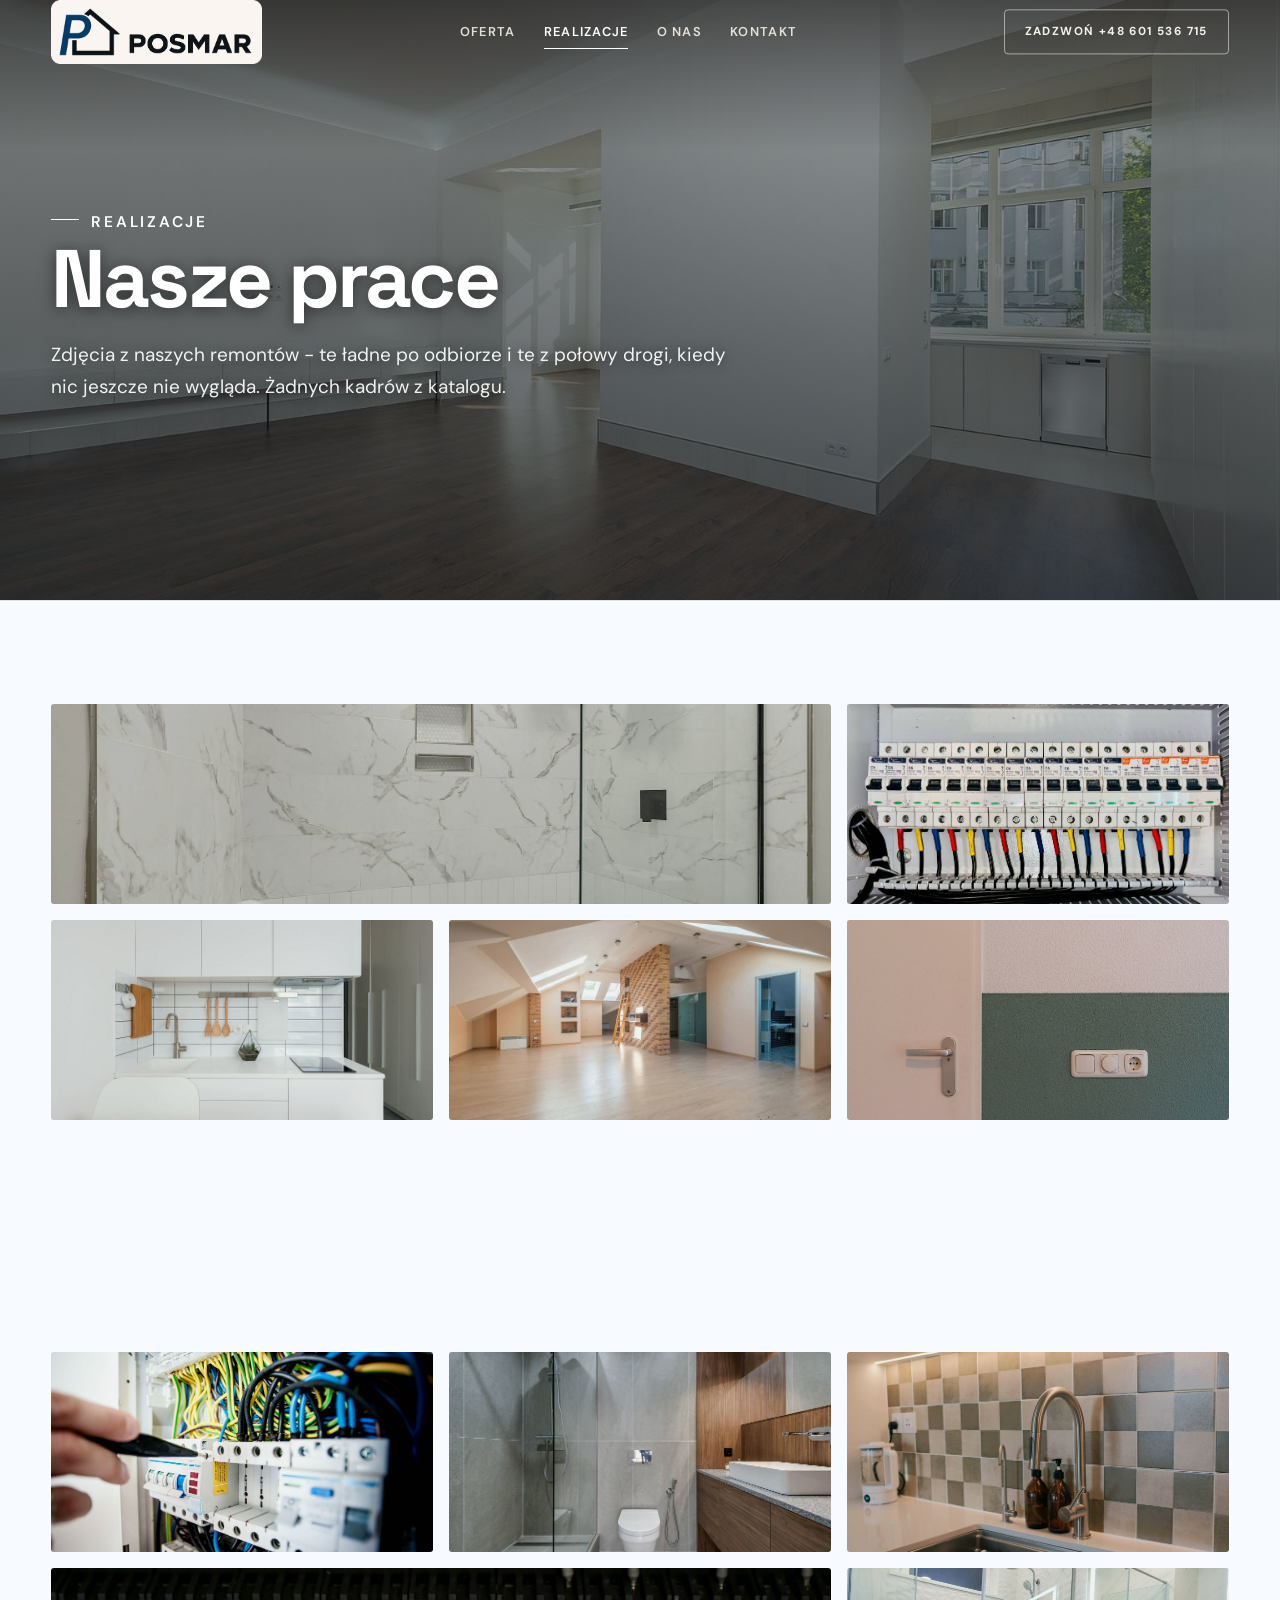
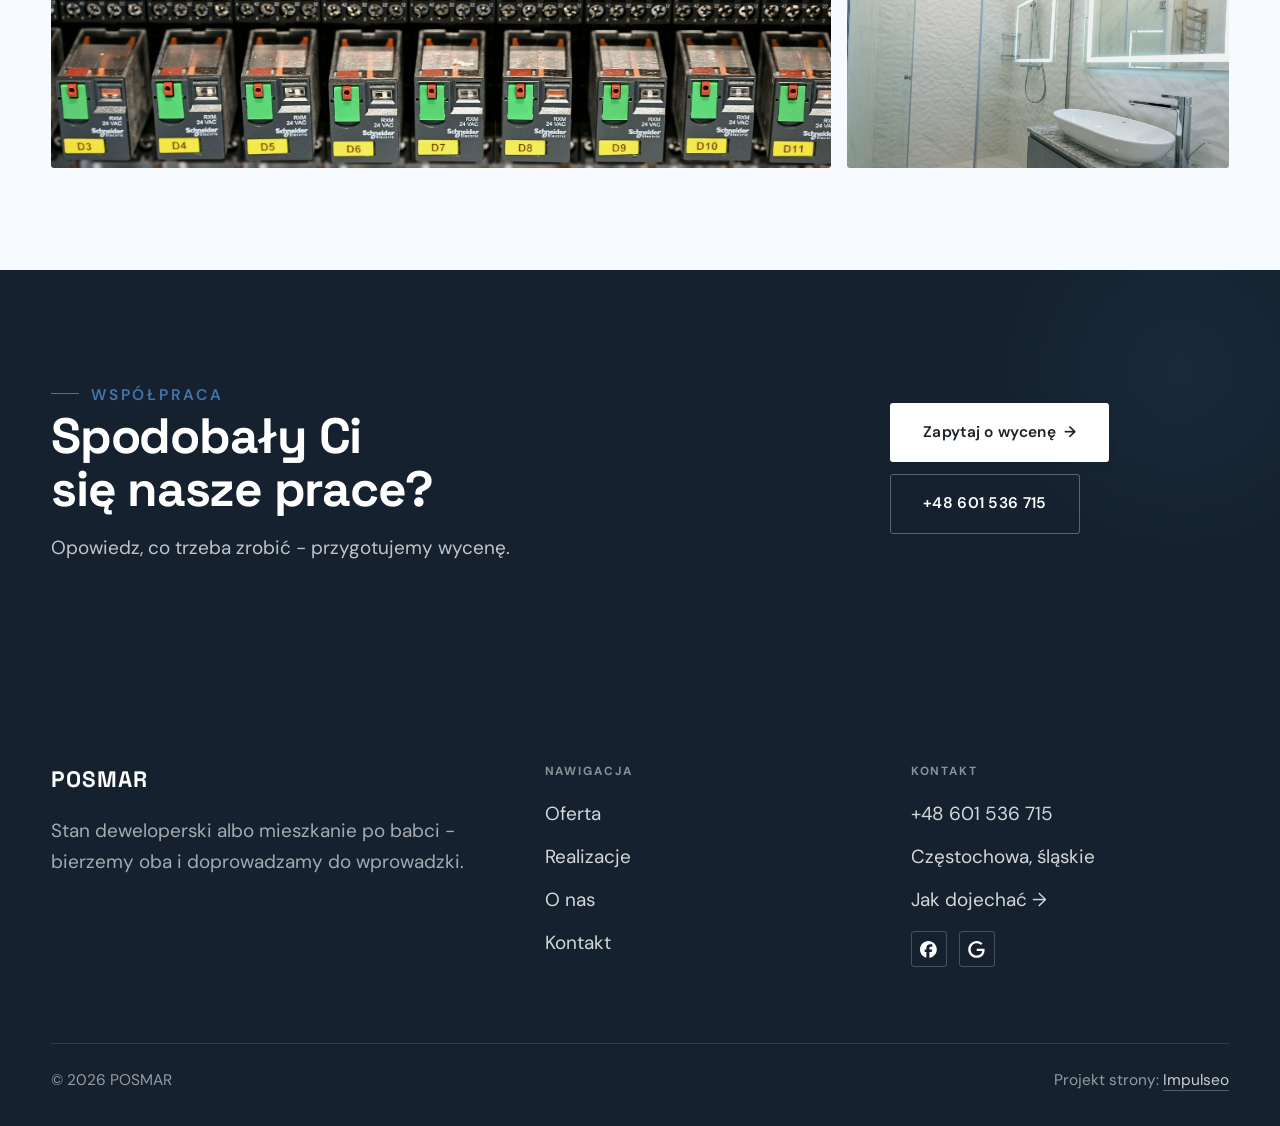
<file: realizacje.html>
<!DOCTYPE html>
<html lang="pl">
<head>
<meta charset="UTF-8">
<meta name="viewport" content="width=device-width, initial-scale=1.0">
<title>Realizacje - POSMAR</title>
<meta name="description" content="Realizacje POSMAR: łazienki, kuchnie i pokoje po remoncie oraz instalacje elektryczne">
<link rel="canonical" href="https://kris20032.github.io/posmar/realizacje.html">
<meta name="robots" content="noindex, nofollow">
<meta property="og:type" content="website">
<meta property="og:locale" content="pl_PL">
<meta property="og:site_name" content="POSMAR">
<meta property="og:title" content="Realizacje - POSMAR">
<meta property="og:description" content="Realizacje POSMAR: łazienki, kuchnie i pokoje po remoncie oraz instalacje elektryczne">
<meta property="og:url" content="https://kris20032.github.io/posmar/realizacje.html">
<meta property="og:image" content="https://kris20032.github.io/posmar/img/og.jpg">
<meta property="og:image:width" content="1200">
<meta property="og:image:height" content="630">
<meta name="twitter:card" content="summary_large_image">
<link rel="preconnect" href="https://fonts.googleapis.com">
<link rel="preconnect" href="https://fonts.gstatic.com" crossorigin>
<link href="https://fonts.googleapis.com/css2?family=Space+Grotesk:wght@500;600;700&family=DM+Sans:opsz,wght@9..40,400;9..40,500;9..40,600&display=swap" rel="stylesheet">
<link rel="stylesheet" href="assets/styles.css?v=341e6284">
</head>
<body>

<header class="nav">
  <div class="wrap nav-inner">
    <a class="brand brand-has-logo" href="index.html"><img class="brand-logo" src="img/logo-nav.png" alt="POSMAR" width="633" height="192" decoding="async"></a>
    <nav class="nav-links">
      <a href="oferta.html">Oferta</a>
      <a href="realizacje.html" class="active" aria-current="page">Realizacje</a>
      <a href="o-nas.html">O nas</a>
      <a href="kontakt.html">Kontakt</a>
      <a href="tel:+48601536715" class="btn btn-accent">Zadzwoń +48 601 536 715</a>
    </nav>
    <button class="nav-toggle" aria-label="Menu"><span></span><span></span><span></span></button>
  </div>
</header>

<main>
<section class="pagehead">
  <img src="img/g12.jpg" alt="POSMAR - Nasze prace" width="1600" height="1068" decoding="async">
  <div class="wrap">
    <span class="eyebrow">Realizacje</span>
    <h1>Nasze prace</h1>
    <p>Zdjęcia z naszych remontów - te ładne po odbiorze i te z połowy drogi, kiedy nic jeszcze nie wygląda. Żadnych kadrów z katalogu.</p>
  </div>
</section>
<section>
  <div class="wrap">
    <div class="gallery">
      <div class="tile t-two3 reveal"><img src="img/g1.jpg" alt="POSMAR" loading="lazy" width="1600" height="1067" decoding="async"></div>
      <div class="tile t-third reveal"><img src="img/g2.jpg" alt="POSMAR" loading="lazy" width="1830" height="1120" decoding="async"></div>
      <div class="tile t-third reveal"><img src="img/g3.jpg" alt="POSMAR" loading="lazy" width="1600" height="1068" decoding="async"></div>
      <div class="tile t-third reveal"><img src="img/g4.jpg" alt="POSMAR" loading="lazy" width="1600" height="1068" decoding="async"></div>
      <div class="tile t-third reveal"><img src="img/g5.jpg" alt="POSMAR" loading="lazy" width="1880" height="1255" decoding="async"></div>
      <div class="tile t-third reveal"><img src="img/g6.jpg" alt="POSMAR" loading="lazy" width="1600" height="1066" decoding="async"></div>
      <div class="tile t-two3 reveal"><img src="img/g7.jpg" alt="POSMAR" loading="lazy" width="1600" height="1068" decoding="async"></div>
      <div class="tile t-third reveal"><img src="img/g8.jpg" alt="POSMAR" loading="lazy" width="1880" height="1251" decoding="async"></div>
      <div class="tile t-third reveal"><img src="img/g9.jpg" alt="POSMAR" loading="lazy" width="1600" height="1066" decoding="async"></div>
      <div class="tile t-third reveal"><img src="img/g10.jpg" alt="POSMAR" loading="lazy" width="1600" height="1066" decoding="async"></div>
      <div class="tile t-two3 reveal"><img src="img/g11.jpg" alt="POSMAR" loading="lazy" width="1880" height="1251" decoding="async"></div>
      <div class="tile t-third reveal"><img src="img/g13.jpg" alt="POSMAR" loading="lazy" width="1528" height="908" decoding="async"></div>
    </div>
  </div>
</section>
<section class="cta">
  <div class="wrap">
    <div class="reveal">
      <span class="eyebrow">Współpraca</span>
      <h2>Spodobały Ci się nasze prace?</h2>
      <p>Opowiedz, co trzeba zrobić - przygotujemy wycenę.</p>
    </div>
    <div class="cta-actions reveal">
      <a href="kontakt.html" class="btn btn-light">Zapytaj o wycenę <span class="arr">→</span></a>
      <a href="tel:+48601536715" class="btn btn-ghost btn-ghost-cta">+48 601 536 715</a>
    </div>
  </div>
</section>
</main>

<footer>
  <div class="wrap">
    <div class="foot-grid">
      <div class="foot-brand">
        <div class="name">POSMAR</div>
        <p>Stan deweloperski albo mieszkanie po babci - bierzemy oba i doprowadzamy do wprowadzki.</p>
      </div>
      <div class="foot-col">
        <h4>Nawigacja</h4>
        <a href="oferta.html">Oferta</a>
        <a href="realizacje.html">Realizacje</a>
        <a href="o-nas.html">O nas</a>
        <a href="kontakt.html">Kontakt</a>
      </div>
      <div class="foot-col">
        <h4>Kontakt</h4>
        <a href="tel:+48601536715">+48 601 536 715</a>
        <p>Częstochowa, śląskie</p>
        <a href="https://www.google.com/maps?cid=14072348005412886555" target="_blank" rel="noopener">Jak dojechać →</a>
      <div class="foot-soc">
        <a class="soc" href="https://www.facebook.com/profile.php?id=100093273775012" target="_blank" rel="noopener" aria-label="Facebook - POSMAR"><svg viewBox="0 0 24 24" aria-hidden="true" focusable="false"><path d="M9.101 23.691v-7.98H6.627v-3.667h2.474v-1.58c0-4.085 1.848-5.978 5.858-5.978.401 0 .955.042 1.468.103a8.68 8.68 0 0 1 1.141.195v3.325a8.623 8.623 0 0 0-.653-.036 26.805 26.805 0 0 0-.733-.009c-.707 0-1.259.096-1.675.309a1.686 1.686 0 0 0-.679.622c-.258.42-.374.995-.374 1.752v1.297h3.919l-.386 2.103-.287 1.564h-3.246v8.245C19.396 23.238 24 18.179 24 12.044c0-6.627-5.373-12-12-12s-12 5.373-12 12c0 5.628 3.874 10.35 9.101 11.647Z" fill="currentColor"/></svg></a>
        <a class="soc" href="https://www.google.com/maps?cid=14072348005412886555" target="_blank" rel="noopener" aria-label="Google - POSMAR"><svg viewBox="0 0 24 24" aria-hidden="true" focusable="false"><path d="M12.48 10.92v3.28h7.84c-.24 1.84-.853 3.187-1.787 4.133-1.147 1.147-2.933 2.4-6.053 2.4-4.827 0-8.6-3.893-8.6-8.72s3.773-8.72 8.6-8.72c2.6 0 4.507 1.027 5.907 2.347l2.307-2.307C18.747 1.44 16.133 0 12.48 0 5.867 0 .307 5.387.307 12s5.56 12 12.173 12c3.573 0 6.267-1.173 8.373-3.36 2.16-2.16 2.84-5.213 2.84-7.667 0-.76-.053-1.467-.173-2.053H12.48z" fill="currentColor"/></svg></a>
      </div>
      </div>
    </div>
    <div class="foot-bot">
      <span>© 2026 POSMAR</span>
      <span>Projekt strony: <a class="foot-credit" href="https://impulseo.pl" target="_blank" rel="noopener">Impulseo</a></span>
    </div>
  </div>
</footer>
<div class="sticky-call"><a class="sc-call" href="tel:+48601536715"><svg class="ico-tel" width="16" height="16" viewBox="0 0 24 24" fill="none" aria-hidden="true"><path d="M6.6 10.8a15.5 15.5 0 0 0 6.6 6.6l2.2-2.2a1 1 0 0 1 1-.24 11.4 11.4 0 0 0 3.6.58 1 1 0 0 1 1 1V20a1 1 0 0 1-1 1A17 17 0 0 1 3 4a1 1 0 0 1 1-1h3.5a1 1 0 0 1 1 1c0 1.25.2 2.46.58 3.6a1 1 0 0 1-.25 1l-2.23 2.2Z" fill="currentColor"/></svg> Zadzwoń</a><a class="sc-quote" href="kontakt.html">Zadzwoń: +48 601 536 715</a></div>
<div class="demo-wazne" data-do="2026-11-05" data-cykl="3" hidden><svg class="dw-ico" width="13" height="13" viewBox="0 0 24 24" fill="none" aria-hidden="true"><circle cx="12" cy="12" r="8.6" stroke="currentColor" stroke-width="1.8"/><path d="M12 7.2V12l3.3 2" stroke="currentColor" stroke-width="1.8" stroke-linecap="round"/></svg><span class="dw-txt"></span></div>

<script src="assets/main.js"></script>
</body>
</html>
</file>
<file: assets/styles.css>
/* ============================================================
   STOLBASZ — premium, architektoniczny B2B fit-out
   Jasna paleta, zero brązu. System wg premium-web-craft.
   Projekt strony: Impulseo (impulseo.pl)
   ============================================================ */

:root{
  /* PALETA — jasna, architektoniczna, chłodna */
  --paper:#F4F6F8;          /* główne tło */
  --paper-2:#E7EBEF;        /* sekcje alternatywne (chłodny jasny szary) */
  --paper-3:#E7EBEF;        /* delikatne wypełnienia */
  --ink:#15212E;            /* tekst główny — chłodny grafit */
  --ink-soft:#243443;       /* nagłówki drugorzędne */
  --muted:#6B7785;          /* tekst poboczny */
  --line:rgba(21,33,46,.12);/* hairline */
  --accent:#E8A317;         /* stonowany petrol-slate — jedyny akcent */
  --accent-d:#C9870C;
  --accent-soft:rgba(232,163,23,.10);
  --dark:#15212E;           /* sekcje ciemne (stopka/CTA) */

  /* HOVER ZDJĘĆ — JEDEN standard dla całego silnika (decyzja K. 04.08.2026, artefakt z wariantami).
     AKTUALNE (K.+Szymon 09.08.2026, wybór z artefaktu 6 wariantów): zoom 1.05 przy 1.4s -
     przy tak długim czasie mocniejszy kadr NIE skacze, tylko „oddycha". Poprzedni standard
     (1.02 / .55s z 04.08) odbierany jako dynamiczny i szybki.
     Spoczynek lekko przygaszony, ale TYLKO tam, gdzie jest mysz (@media hover:hover) —
     na telefonie zdjęcia zostają w pełnej jasności. */
  --img-zoom:1.05;                   /* K.+Szymon 09.08: wariant F z artefaktu porównawczego */
  --img-rest:brightness(.95) saturate(.99);
  --img-hot:brightness(1.06) saturate(1.05);
  --img-dur:1.4s;                    /* K.+Szymon 09.08 (wariant F): powoli = elegancko */
  --img-ease:cubic-bezier(.16,.84,.44,1);  /* miękki ogon, efekt „oddychania" */

  /* ODSTĘPY — skala 4/8 */
  --space-1:4px; --space-2:8px; --space-3:12px; --space-4:16px; --space-5:24px;
  --space-6:32px; --space-7:48px; --space-8:64px; --space-9:96px; --space-10:128px;

  /* TYPOGRAFIA — fluid clamp() (skala podbita 16.07.2026: większe, czytelniejsze litery — uwaga Adama) */
  --text-sm:clamp(.9rem,.87rem + .12vw,1rem);
  --text-base:clamp(1.08rem,1.04rem + .18vw,1.2rem);
  --text-lg:clamp(1.24rem,1.15rem + .34vw,1.44rem);
  --text-h3:clamp(1.34rem,1.22rem + .55vw,1.66rem);
  --text-h2:clamp(2.1rem,1.66rem + 2.1vw,3.1rem);
  --text-h1:clamp(2.9rem,2.1rem + 4vw,5.1rem);

  /* PROMIENIE — architektoniczne, raczej ostre */
  --r-sm:3px; --r-md:6px; --r-lg:10px;

  /* RUCH */
  --ease:cubic-bezier(.25,.46,.45,.94); --dur:.24s;

  /* CIENIE — miękkie, warstwowe */
  --sh-sm:0 1px 2px rgba(16,24,32,.04), 0 2px 8px rgba(16,24,32,.05);
  --sh-md:0 2px 6px rgba(16,24,32,.05), 0 12px 28px -8px rgba(16,24,32,.12);
  --sh-lg:0 6px 14px rgba(16,24,32,.07), 0 26px 56px -18px rgba(16,24,32,.22);

  --hairline:1px solid var(--line);

  --font-display:'Space Grotesk','Inter',sans-serif;
  --font-body:'DM Sans','Inter',sans-serif;
}

*{box-sizing:border-box;margin:0;padding:0}
html{scroll-behavior:smooth}
body{
  font-family:var(--font-body);
  font-size:var(--text-base);
  line-height:1.65;
  color:var(--ink);
  background:var(--paper);
  -webkit-font-smoothing:antialiased;
  text-rendering:optimizeLegibility;
}
img{max-width:100%;height:auto;display:block}  /* height:auto = width/height z atrybutów trzyma proporcje (TOP#12) */
a{color:inherit;text-decoration:none}

.wrap{width:min(92%,1180px);margin-inline:auto}
section{padding-block:clamp(52px,6.5vw,96px)}

h1,h2,h3{font-family:var(--font-display);font-weight:700;line-height:1.08;letter-spacing:-.02em;color:var(--ink)}
h1{font-size:var(--text-h1);letter-spacing:-.035em}
h2{font-size:var(--text-h2);letter-spacing:-.025em}
h3{font-size:var(--text-h3)}
/* MIARA — długość wiersza. WCAG 2.2 SC 1.4.8: max 80 znaków; Butterick: 45–90.
   68ch daje realnie 72–78 znaków polskiego tekstu, czyli z zapasem pod granicą.
   Wcześniej limit miał TYLKO <p> — <li>, <blockquote> i <dd> nie miały żadnego,
   i to jedyny powód, dla którego 23 bloki na dwóch oddanych stronach jadą po
   83–106 znaków w wierszu (pomiar 07.08.2026, bramka `miara`).
   ⚠️ Listy i definicje ograniczamy TYLKO bez klasy: `ul`/`ol` z klasą to u nas
   układ (siatki kafli, menu), a nie tekst ciągły — tam miarę wyznacza układ. */
/* 60ch, nie 68ch (K. 10.08): po zmianie fontów na węższe kroje (DM Sans i spółka)
   w 68ch mieściło się ~90 znaków - bramka pikselowa słusznie zgłaszała przekroczenie
   granicy 80. Pomiar na żywej przeglądarce: 60ch = 90 znaków, 53ch = ~78 znaków, czyli normę WCAG 1.4.8. */
:root{ --miara:53ch }
p{max-width:min(100%,var(--miara))}
blockquote,
ul:not([class])>li, ol:not([class])>li,
dl:not([class])>dd{max-width:min(100%,var(--miara))}

/* ⚠️ Świadomie BEZ wyjątku `.tile p,.card p,.svc p{max-width:none}`, choć nasuwa się sam:
   te akapity BYŁY już ograniczone (stare `p{max-width:65ch}`), więc „wyjątek" nie odblokowałby
   niczego nowego — tylko ROZLUŹNIŁ stan sprzed zmiany na wszystkich demach naraz.
   `figcaption` żadna z reguł wyżej nie dotyczy, więc też nie potrzebuje zwolnienia. */

/* ŁAMANIE. `balance` wyrównuje długości wierszy w nagłówku, `pretty` pilnuje ostatniego
   wiersza akapitu, żeby nie został w nim jeden wyraz. Obsługiwane od Chrome 117 /
   Safari 17.5; starsze przeglądarki po prostu ignorują tę własność.
   `text-wrap:pretty` nie występowało dotąd ANI RAZ w silniku ani w repo klientów. */
h1,h2,h3,.lead,.lede{text-wrap:balance}
p,li,blockquote,dd{text-wrap:pretty}

.eyebrow{
  font-family:var(--font-body);
  font-size:var(--text-sm);
  font-weight:600;
  letter-spacing:.18em;
  text-transform:uppercase;
  color:var(--accent);
  display:inline-flex;align-items:center;gap:var(--space-3);
}
/* flex:none + margin-top = kreska trzyma się PIERWSZEJ linii. Wcześniej align-items:center
   centrowało ją względem całego bloku i przy zawinięciu (długi kicker typu
   „…WNĘTRZ · LESZNO · OD 2019") druga linia lądowała z brzydkim wcięciem. */
.eyebrow{align-items:flex-start}
.eyebrow>*,.eyebrow{text-wrap:balance}   /* dlugi kicker lamal sie na sierote typu samo „2019" w drugiej linii */
.eyebrow::before{content:"";width:28px;height:1px;background:var(--accent);display:inline-block;flex:none;margin-top:.62em}

.muted{color:var(--muted)}
.lead{font-size:var(--text-lg);line-height:1.55;color:var(--ink-soft);max-width:50ch}

/* ---------- BUTTONS ---------- */
.btn{
  display:inline-flex;align-items:center;gap:var(--space-2);
  font-weight:600;font-size:var(--text-sm);letter-spacing:.02em;
  padding:var(--space-4) var(--space-6);
  border-radius:var(--r-sm);
  transition:transform var(--dur) var(--ease),box-shadow var(--dur) var(--ease),background var(--dur) var(--ease);
  cursor:pointer;border:1px solid transparent;
}
.btn-accent{background:var(--accent);color:#fff;box-shadow:var(--sh-sm)}
.btn-accent:hover{background:var(--accent-d);transform:translateY(-2px);box-shadow:var(--sh-md)}
.btn-accent:active{transform:translateY(0);box-shadow:var(--sh-sm)}
.btn-ghost{background:transparent;color:var(--ink);border-color:var(--line)}
.btn-ghost:hover{border-color:var(--accent);color:var(--accent);transform:translateY(-2px)}
.btn-light{background:#fff;color:var(--ink);box-shadow:var(--sh-sm)}
.btn-light:hover{transform:translateY(-2px);box-shadow:var(--sh-md)}
.btn .arr{transition:transform var(--dur) var(--ease)}
.btn:hover .arr{transform:translateX(4px)}

/* ---------- NAV ---------- */
.nav{
  position:sticky;top:0;z-index:50;
  background:color-mix(in srgb,var(--paper) 88%,transparent);
  backdrop-filter:saturate(140%) blur(10px);
  border-bottom:var(--hairline);
}
.nav-inner{display:flex;align-items:center;justify-content:space-between;gap:var(--space-5);height:72px}
/* ANTY-NACHODZENIE (K. 05.08.2026): długa nazwa firmy + przycisk z pełnym numerem nie mieściły się w pasku
   i flex ściskał linki PONIŻEJ ich treści - "Kontakt" wchodził na ramkę "Zadzwoń +48 ...". Teraz ustępuje
   nazwa marki (skrót wielokropkiem), a menu i przycisk nigdy się nie kurczą ani nie zachodzą na siebie. */
.brand{display:flex;flex-direction:column;line-height:1;min-width:0;flex:0 1 auto}
.brand .name{font-family:var(--font-display);font-weight:800;font-size:1.35rem;letter-spacing:.04em;white-space:nowrap;overflow:hidden;text-overflow:ellipsis}
.brand .sub{font-size:.62rem;letter-spacing:.34em;text-transform:uppercase;color:var(--muted);margin-top:5px;white-space:nowrap;overflow:hidden;text-overflow:ellipsis}
.nav-links{display:flex;align-items:center;gap:var(--space-6);flex:0 0 auto}
.nav-links a{font-size:var(--text-sm);font-weight:500;color:var(--ink-soft);position:relative;padding-block:4px;white-space:nowrap;transition:color var(--dur) var(--ease)}
.nav-links a::after{content:"";position:absolute;left:0;bottom:0;width:0;height:1.5px;background:var(--accent);transition:width var(--dur) var(--ease)}
.nav-links a:hover,.nav-links a.active{color:var(--ink)}
.nav-links a:hover::after,.nav-links a.active::after{width:100%}
.nav-links .btn{padding:var(--space-2) var(--space-5)}
/* przyciski w nav: właściwy kolor (przebij .nav-links a) + bez podkreślenia */
.nav-links a.btn-accent{color:#fff}
.nav-links a.btn-ghost,.nav-links a.btn-light{color:var(--ink)}
/* CTA w pasku: NIE podkreślenie spod linków menu, ale ten sam przelatujący błysk,
   co na wszystkich innych przyciskach (zgłoszenie K. 13.08.2026 - „na hero jest efekt
   światła przechodzącego przez przycisk, na navbarze go nie ma, a mają być identyczne").
   Reguła `.nav-links a::after` jest silniejsza od `.btn::after`, więc trzeba jej
   geometrię wyzerować i wpisać połysk z nazwy - samo `display:none` gasiło efekt. */
.nav-links a.btn::after{
  display:block;content:"";position:absolute;inset:0;z-index:-1;pointer-events:none;
  width:auto;height:auto;border-radius:inherit;   /* kasuje geometrię podkreślenia (width:0;height:1.5px) */
  background:linear-gradient(100deg,transparent 32%,rgba(255,255,255,.20) 50%,transparent 68%);
  translate:-120% 0}
@media (prefers-reduced-motion:no-preference){
  .nav-links a.btn:hover::after{translate:120% 0;transition:translate .75s var(--mt-ease,cubic-bezier(.16,.84,.44,1))}
}
.nav-toggle{display:none;background:none;border:none;cursor:pointer;flex-direction:column;gap:5px;padding:8px}
.nav-toggle span{width:24px;height:2px;background:var(--ink);transition:var(--dur)}
/* Ciasny zakres MIĘDZY menu mobilnym a pełnym pulpitem: zbijamy odstępy i nazwę marki,
   żeby wszystko zmieściło się naturalnie, zanim w ogóle dojdzie do skracania wielokropkiem. */
@media(max-width:1280px) and (min-width:921px){
  .nav-links{gap:var(--space-4)}
  .nav-links .btn{padding:var(--space-2) var(--space-4)}
  .brand .name{font-size:1.15rem}
}

/* ---------- HERO (split) ---------- */
.hero{position:relative;overflow:hidden;border-bottom:var(--hairline)}
.hero-grid{display:grid;grid-template-columns:1.05fr .95fr;gap:clamp(24px,4vw,60px);align-items:center;
  padding-block:clamp(36px,4.5vw,64px)}
.hero-copy .eyebrow{margin-bottom:var(--space-5)}
.hero-copy h1{margin-bottom:var(--space-5)}
.hero-copy .lead{margin-bottom:var(--space-7)}
.hero-actions{display:flex;flex-wrap:wrap;gap:var(--space-4)}
.hero-art{position:relative;aspect-ratio:4/3;border-radius:var(--r-lg);overflow:hidden;box-shadow:var(--sh-lg)}
.hero-art img{width:100%;height:100%;object-fit:cover}
.hero-art::after{content:"";position:absolute;inset:0;background:linear-gradient(180deg,transparent 55%,rgba(18,24,28,.28))}
.hero-badge{position:absolute;left:var(--space-5);bottom:var(--space-5);z-index:2;
  background:rgba(252,252,251,.94);backdrop-filter:blur(4px);
  border-radius:var(--r-md);padding:var(--space-4) var(--space-5);box-shadow:var(--sh-md);max-width:78%}
.hero-badge strong{display:block;font-family:var(--font-display);font-size:1rem;letter-spacing:-.01em}
.hero-badge span{font-size:var(--text-sm);color:var(--muted)}

/* ---------- HERO duży / kinowy (strona główna) ---------- */
.hero-cine{position:relative;min-height:clamp(560px,82vh,840px);min-height:clamp(560px,82svh,840px);display:flex;align-items:center;overflow:hidden;border-bottom:var(--hairline)}
.hero-cine>img{position:absolute;inset:0;width:100%;height:100%;object-fit:cover;z-index:0}
.hero-cine::after{content:"";position:absolute;inset:0;z-index:1;
  background:linear-gradient(95deg,rgba(13,18,23,.86) 0%,rgba(13,18,23,.64) 32%,rgba(13,18,23,.24) 62%,rgba(13,18,23,.04) 100%)}
.hero-cine .wrap{position:relative;z-index:2;padding-block:var(--space-8)}
.hero-cine .hero-copy{max-width:660px}
.hero-cine .eyebrow{color:#fff;margin-bottom:var(--space-5)}
.hero-cine .eyebrow::before{background:#fff}
.hero-cine h1{color:#fff;margin-bottom:var(--space-5);font-size:clamp(2.9rem,2rem + 4.4vw,5.2rem);text-wrap:balance}
.hero-cine .lead{color:rgba(255,255,255,.92);max-width:48ch;margin-bottom:var(--space-7)}
.hero-cine .hero-actions{display:flex;flex-wrap:wrap;gap:var(--space-4)}
/* NISKIE OKNO (laptop z dokiem i paskami przeglądarki ma ~700-780 px wysokości widoku):
   H1 do 5.2rem + długi lead nie mieściły się i przyciski wypadały POD krawędź ekranu -
   klient widział stronę bez ani jednego CTA. Skalujemy w dół, zamiast przycinać treść. */
@media(min-width:821px) and (max-height:820px){
  .hero-cine{min-height:clamp(520px,94svh,780px)}
  .hero-cine .wrap{padding-block:var(--space-6)}
  .hero-cine h1{font-size:clamp(2.2rem,1.5rem + 2.6vw,3.6rem);margin-bottom:var(--space-4)}
  .hero-cine .eyebrow{margin-bottom:var(--space-4)}
  .hero-cine .lead{margin-bottom:var(--space-5);max-width:44ch}
}
@media(max-width:680px){
  .hero-cine{min-height:clamp(520px,76vh,640px);min-height:clamp(520px,76svh,640px);align-items:flex-end}
  .hero-cine::after{background:linear-gradient(0deg,rgba(13,18,23,.9) 6%,rgba(13,18,23,.45) 55%,rgba(13,18,23,.25) 100%)}
  .hero-cine .wrap{padding-bottom:var(--space-9)}
  /* TELEFON (~90% oglądających): lead potrafił zająć 8 linii i zepchnąć CTA poza pierwszy ekran.
     Zwężamy interlinię i skalę - treści nie ucinamy, bo to ona sprzedaje. */
  .hero-cine .lead{font-size:.98rem;line-height:1.5;margin-bottom:var(--space-5)}
  .hero-cine .eyebrow{font-size:.72rem;letter-spacing:.13em;margin-bottom:var(--space-4)}
  .hero-cine .eyebrow::before{width:20px}
  .hero-cine h1{margin-bottom:var(--space-4)}
}

/* full-bleed hero variant (podstrony) */
.pagehead{position:relative;min-height:46vh;min-height:46svh;display:flex;align-items:flex-end;overflow:hidden;border-bottom:var(--hairline)}
.pagehead img{position:absolute;inset:0;width:100%;height:100%;object-fit:cover}
/* 10.08.2026 (decyzja K.): mocniejsze przyciemnienie + cień pod tekstem. Bramka mierzyła na
   nagłówkach podstron 3,38-3,43:1 przy wymaganych 4,5 — jasne zdjęcie (hala, śnieg, niebo)
   podchodziło pod biały tekst. Zdjęcia klientów są różne, więc kontrast musi dawać WARSTWA,
   a nie szczęśliwy dobór kadru. */
.pagehead::after{content:"";position:absolute;inset:0;background:linear-gradient(180deg,rgba(18,24,28,.40),rgba(18,24,28,.76))}
.pagehead .wrap{position:relative;z-index:2;padding-block:var(--space-9);color:#fff}
.pagehead h1{color:#fff;max-width:18ch;text-shadow:0 2px 16px rgba(0,0,0,.55)}
.pagehead .eyebrow{color:#fff}
.pagehead .eyebrow::before{background:#fff}
.pagehead p{color:rgba(255,255,255,.92);margin-top:var(--space-4);max-width:54ch;text-shadow:0 1px 12px rgba(0,0,0,.5)}

/* ---------- STRIP (pasek skrótów / liczby) ---------- */
.strip{background:var(--dark);color:#fff}
/* PASEK HASEŁ — standard 04.08.2026 (decyzja K.): 5 haseł w JEDNYM rzędzie, tekst WYŚRODKOWANY,
   węższe marginesy boczne niż reszta strony (pasek ma iść szerzej), równe wysokości kolumn. */
.strip .wrap{width:min(96%,1440px);display:grid;grid-template-columns:repeat(5,1fr);
  gap:var(--space-5);padding-block:var(--space-7);align-items:stretch}
.strip .item .k{font-family:var(--font-display);font-size:clamp(1.05rem,.82rem + .85vw,1.55rem);
  font-weight:800;letter-spacing:-.02em;color:#fff;line-height:1.18;text-wrap:balance}
.strip .item .v{font-size:var(--text-sm);color:rgba(255,255,255,.66);margin-top:var(--space-2);line-height:1.4}
.strip .item{border-left:2px solid var(--accent);padding-inline:var(--space-4);
  text-align:center;display:flex;flex-direction:column;justify-content:center}
/* liczba kolumn = liczba haseł, żeby ostatnie nie zostawało samo w drugim rzędzie.
   Klasę n-N nadaje multipage.py; domyślnie (bez klasy) pasek jest 5-kolumnowy. */
.strip.n-2 .wrap{grid-template-columns:repeat(2,1fr)}
.strip.n-3 .wrap{grid-template-columns:repeat(3,1fr)}
.strip.n-4 .wrap{grid-template-columns:repeat(4,1fr);gap:var(--space-6)}
.strip.n-4 .item .k{font-size:clamp(1.3rem,1rem + 1.1vw,2rem)}
.strip.n-6 .wrap{grid-template-columns:repeat(6,1fr);gap:var(--space-4)}
.strip.n-6 .item .k{font-size:clamp(.98rem,.8rem + .7vw,1.35rem)}
/* równe łamanie: zamiast "długa linia + jedno słowo" obie linie zbliżonej długości */
.strip .item .k{text-wrap:balance}

/* ---------- SECTION HEAD ---------- */
.head{max-width:48rem;margin-bottom:var(--space-8)}
.head.center{margin-inline:auto;text-align:center}
.head .eyebrow{margin-bottom:var(--space-4)}
.head h2{margin-bottom:var(--space-4)}
.head p{color:var(--muted);font-size:var(--text-lg);line-height:1.55}
.head.center p{margin-inline:auto}

/* ---------- INTRO SPLIT ---------- */
.split{display:grid;grid-template-columns:.92fr 1.08fr;gap:clamp(28px,5vw,80px);align-items:center}
.split.rev{grid-template-columns:1.08fr .92fr}
.split.rev .split-art{order:-1}
.split-art{position:relative;aspect-ratio:5/4;border-radius:var(--r-lg);overflow:hidden;box-shadow:var(--sh-lg)}
.split-art img{width:100%;height:100%;object-fit:cover}
.split-copy h2{margin-bottom:var(--space-5)}
.split-copy p+p{margin-top:var(--space-4)}
.split-copy .btn{margin-top:var(--space-6)}

/* ---------- SERVICES (zakres) ---------- */
.svc-grid{display:grid;grid-template-columns:repeat(auto-fit,minmax(280px,1fr));gap:var(--space-5)}
.svc{background:#fff;border:var(--hairline);border-radius:var(--r-md);padding:var(--space-7) var(--space-6);
  transition:transform var(--dur) var(--ease),box-shadow var(--dur) var(--ease),border-color var(--dur) var(--ease);
  position:relative;overflow:hidden}
.svc::before{content:"";position:absolute;left:0;top:0;width:3px;height:0;background:var(--accent);transition:height var(--dur) var(--ease)}
.svc:hover{transform:translateY(-4px);box-shadow:var(--sh-md);border-color:transparent}
.svc:hover::before{height:100%}
.svc .ic{font-family:var(--font-display);font-size:.8rem;font-weight:700;letter-spacing:.12em;color:var(--accent);margin-bottom:var(--space-4)}
.svc h3{margin-bottom:var(--space-3);font-size:1.22rem}
.svc p{color:var(--muted);font-size:var(--text-base);line-height:1.6}

/* big detailed service rows */
.svc-row{display:grid;grid-template-columns:.8fr 1.2fr;gap:clamp(20px,4vw,60px);align-items:center;padding-block:var(--space-8)}
.svc-row+.svc-row{border-top:var(--hairline)}
.svc-row.rev{grid-template-columns:1.2fr .8fr}
/* Naprzemienny układ wierszy oferty: co drugi wiersz ma zdjęcie po PRAWEJ.
   Było `order:-1` — martwy kod, bo zdjęcie i tak jest pierwszym dzieckiem w HTML,
   więc wszystkie wiersze wyglądały identycznie (zdjęcie zawsze z lewej), a `rev`
   zmieniało tylko szerokość kolumn. Znalezione 29.07.2026 przy różnicowaniu kierunków
   animacji (pomiar pozycji: art.mid 390/502 przy row.mid 756 — zawsze lewa strona). */
.svc-row.rev .svc-row-art{order:2}
.svc-row-art{aspect-ratio:4/3;border-radius:var(--r-md);overflow:hidden;box-shadow:var(--sh-md)}
.svc-row-art img{width:100%;height:100%;object-fit:cover}
.svc-row h3{font-size:1.5rem;margin-bottom:var(--space-4)}
.svc-row .num{font-family:var(--font-display);font-size:.85rem;font-weight:700;letter-spacing:.14em;color:var(--accent);display:block;margin-bottom:var(--space-3)}
.svc-row ul{list-style:none;margin-top:var(--space-4);display:flex;flex-direction:column;gap:var(--space-2)}
.svc-row li{position:relative;padding-left:var(--space-5);color:var(--muted);font-size:var(--text-base)}
.svc-row li::before{content:"";position:absolute;left:0;top:.62em;width:8px;height:1px;background:var(--accent)}

/* ---------- GALLERY (realizacje) ---------- */
.gallery{display:grid;grid-template-columns:repeat(12,1fr);gap:var(--space-4);grid-auto-rows:200px}
/* GALERIA MASONRY — pionowe zdjęcia (portrety beauty/wellness) bez przycinania: kolumny, height auto */
.gallery-masonry{column-count:3;column-gap:var(--space-4)}
@media(max-width:900px){.gallery-masonry{column-count:2}}
@media(max-width:560px){.gallery-masonry{column-count:1}}
.gallery-masonry .m-tile{break-inside:avoid;margin:0 0 var(--space-4);padding:0;position:relative;overflow:hidden;border-radius:var(--r-md);border:1px solid var(--line)}
.gallery-masonry .m-tile img{width:100%;height:auto;display:block}
.gallery-masonry .m-tile .cap{position:absolute;left:0;right:0;bottom:0;padding:var(--space-4);color:#fff;background:linear-gradient(0deg,rgba(0,0,0,.55),transparent);font-size:var(--text-sm)}
.gallery-masonry .m-tile .cap small{display:block;font-weight:400;opacity:.78;letter-spacing:.04em;text-transform:uppercase;font-size:.66rem;margin-top:3px}
.tile{position:relative;overflow:hidden;border-radius:var(--r-md);box-shadow:var(--sh-sm);
  transition:transform var(--dur) var(--ease),box-shadow var(--dur) var(--ease)}
.tile img{width:100%;height:100%;object-fit:cover;
  transition:transform var(--img-dur) var(--img-ease),filter var(--img-dur) var(--img-ease)}
.tile:hover{box-shadow:var(--sh-md)}
.tile .cap{position:absolute;left:0;right:0;bottom:0;padding:var(--space-5) var(--space-4) var(--space-4);
  /* mocniejszy spad + cien pod tekstem: na JASNYCH zdjeciach klienta (biale fronty, sciany)
     slaby gradient dawal kontrast ~1.5:1 zamiast wymaganych 3.6:1 (bramka wygladu, 10.08.2026) */
  background:linear-gradient(transparent 10%,rgba(18,24,28,.55) 40%,rgba(18,24,28,.88) 68%,rgba(18,24,28,.99));color:#fff;
  text-shadow:0 1px 2px rgba(0,0,0,.85),0 2px 10px rgba(0,0,0,.55);
  font-size:var(--text-sm);font-weight:600;letter-spacing:.01em;
  opacity:0;transform:translateY(8px);transition:var(--dur) var(--ease)}
.tile:hover .cap{opacity:1;transform:translateY(0)}
.tile .cap small{display:block;font-weight:400;opacity:.78;letter-spacing:.04em;text-transform:uppercase;font-size:.66rem;margin-top:3px}
/* bento spans */
.t-wide{grid-column:span 6}
.t-tall{grid-column:span 6;grid-row:span 2}
.t-std{grid-column:span 6}
.t-third{grid-column:span 4}
.t-two3{grid-column:span 8}

/* ---------- TRUST / WIARYGODNOŚĆ ---------- */
.trust{background:var(--paper-2)}
.trust-grid{display:grid;grid-template-columns:repeat(auto-fit,minmax(240px,1fr));gap:var(--space-5);margin-top:var(--space-7)}
.trust-card{background:#fff;border-radius:var(--r-md);padding:var(--space-7) var(--space-6);box-shadow:var(--sh-sm);border-top:3px solid var(--accent)}
.trust-card .big{font-family:var(--font-display);font-size:clamp(1.8rem,1.3rem + 1.6vw,2.6rem);font-weight:800;letter-spacing:-.02em;color:var(--ink);line-height:1}
.trust-card h3{font-size:1.12rem;margin:var(--space-3) 0 var(--space-2)}
.trust-card p{color:var(--muted);font-size:var(--text-base);line-height:1.55}

/* ---------- CTA band ---------- */
.cta{background:var(--dark);color:#fff;position:relative;overflow:hidden}
/* telefon w CTA: na ciemnym tle biały (domyślnie), rodziny z JASNYM tłem CTA
   nadpisują to u siebie - wcześniej kolor siedział w stylu inline i wygrywał z rodziną. */
.cta .btn-ghost-cta{color:#fff;border-color:rgba(255,255,255,.3)}
.cta .wrap{display:grid;grid-template-columns:1.4fr .6fr;gap:var(--space-7);align-items:center;position:relative;z-index:2}
.cta h2{color:#fff;max-width:20ch}
.cta p{color:rgba(255,255,255,.74);margin-top:var(--space-4)}
.cta-actions{display:flex;flex-direction:column;gap:var(--space-3);align-items:flex-start}
.cta::before{content:"";position:absolute;right:-80px;top:-80px;width:360px;height:360px;border-radius:50%;
  background:radial-gradient(circle,var(--accent-soft),transparent 70%)}

/* ---------- CONTACT ---------- */
.contact-grid{display:grid;grid-template-columns:.85fr 1.15fr;gap:clamp(28px,4vw,56px);align-items:start}
.info-list{display:flex;flex-direction:column;gap:var(--space-2)}
.info-row{display:flex;gap:var(--space-4);align-items:flex-start;padding-block:var(--space-4);border-bottom:var(--hairline)}
.info-row .ic{flex:none;width:42px;height:42px;display:grid;place-items:center;border-radius:50%;
  background:var(--accent-soft);color:var(--accent);font-size:1.05rem}
.info-row .lbl{font-size:.72rem;letter-spacing:.14em;text-transform:uppercase;color:var(--muted)}
.info-row .val{font-weight:600;font-size:var(--text-base);margin-top:2px}
.info-row a.val:hover{color:var(--accent)}
.map{border:none;border-radius:var(--r-lg);box-shadow:var(--sh-md);width:100%;height:100%;min-height:380px;filter:grayscale(.2) contrast(1.02)}
.form{background:#fff;border:var(--hairline);border-radius:var(--r-lg);padding:clamp(24px,3vw,40px);box-shadow:var(--sh-sm)}
.form .fld{margin-bottom:var(--space-5)}
.form label{display:block;font-size:var(--text-sm);font-weight:600;margin-bottom:var(--space-2)}
.form input,.form textarea{width:100%;font-family:inherit;font-size:var(--text-base);color:var(--ink);
  padding:var(--space-4);border:var(--hairline);border-radius:var(--r-sm);background:var(--paper);transition:border-color var(--dur)}
.form input:focus,.form textarea:focus{outline:none;border-color:var(--accent);background:#fff}
.form textarea{resize:vertical;min-height:120px}
.form .note{font-size:var(--text-sm);color:var(--muted);margin-top:var(--space-3)}

/* ---------- FOOTER ---------- */
footer{background:var(--dark);color:#fff;padding-block:var(--space-9) var(--space-6)}
.foot-grid{display:grid;grid-template-columns:1.4fr 1fr 1fr;gap:var(--space-7);margin-bottom:var(--space-8)}
.foot-brand .name{font-family:var(--font-display);font-weight:800;font-size:1.4rem;letter-spacing:.04em}
.foot-brand p{color:rgba(255,255,255,.62);margin-top:var(--space-4);font-size:var(--text-base);max-width:38ch}
.foot-col h4{font-size:.74rem;letter-spacing:.16em;text-transform:uppercase;color:rgba(255,255,255,.5);margin-bottom:var(--space-4)}
.foot-col a,.foot-col p{display:block;color:rgba(255,255,255,.82);font-size:var(--text-base);margin-bottom:var(--space-3)}
.foot-col a:hover{color:#fff}
.foot-bot{border-top:1px solid rgba(255,255,255,.12);padding-top:var(--space-5);display:flex;justify-content:space-between;flex-wrap:wrap;gap:var(--space-3);
  font-size:var(--text-sm);color:rgba(255,255,255,.55)}
.foot-bot a:hover{color:#fff}
/* Podpis w stopce = klikalny link do impulseo.pl (31.07.2026). Ma być WIDOCZNIE klikalny,
   ale nie krzyczeć - stąd sam kolor jaśniejszy + delikatne podkreślenie na najeździe. */
.foot-bot a.foot-credit{color:rgba(255,255,255,.78);text-decoration:none;border-bottom:1px solid rgba(255,255,255,.28)}
.foot-bot a.foot-credit:hover{color:#fff;border-bottom-color:#fff}

/* ---------- REVEAL ---------- */
.reveal{opacity:0;transform:translateY(22px);transition:opacity .6s var(--ease),transform .6s var(--ease)}
.reveal.in{opacity:1;transform:none}

/* ---------- RESPONSIVE ---------- */
@media(max-width:920px){
  .hero-grid,.split,.split.rev,.svc-row,.svc-row.rev,.cta .wrap,.contact-grid,.foot-grid{grid-template-columns:1fr}
  .split.rev .split-art,.svc-row.rev .svc-row-art{order:0}
  .hero-art{aspect-ratio:16/10;max-height:420px}
  .strip .wrap,.strip.n-2 .wrap,.strip.n-3 .wrap,.strip.n-4 .wrap,.strip.n-6 .wrap{grid-template-columns:repeat(2,1fr);gap:var(--space-6)}
  .strip .item .k,.strip.n-6 .item .k{font-size:clamp(1.3rem,1.1rem + 1vw,2rem)}
  .gallery{grid-auto-rows:180px}
  .t-wide,.t-tall,.t-std,.t-third,.t-two3{grid-column:span 6}
  .t-tall{grid-row:span 1}
  .cta-actions{flex-direction:row;flex-wrap:wrap}
  .foot-grid{gap:var(--space-6)}
}
@media(max-width:680px){
  .nav-links{position:fixed;inset:72px 0 auto 0;background:var(--paper);flex-direction:column;align-items:stretch;
    gap:0;padding:var(--space-4) 6%;border-bottom:var(--hairline);box-shadow:var(--sh-md);
    transform:translateY(-120%);transition:transform var(--dur) var(--ease)}
  .nav-links.open{transform:translateY(0)}
  .nav-links a{padding-block:var(--space-4);border-bottom:var(--hairline)}
  .nav-links .btn{margin-top:var(--space-3);justify-content:center}
  .nav-toggle{display:flex}
  .strip .wrap,.strip.n-2 .wrap,.strip.n-3 .wrap,.strip.n-4 .wrap,.strip.n-6 .wrap{grid-template-columns:1fr}
  .gallery{grid-template-columns:repeat(6,1fr)}
  .foot-grid{grid-template-columns:1fr}
}
@media(prefers-reduced-motion:reduce){
  /* audyt 09.08 TOP#14: samo skrócenie duration przy animacji INFINITE = stroboskop
     (pętla .01ms miga ekranem); iteration-count:1 gasi pętlę naprawdę. Pseudoelementy
     też - tła hero (gastro/studio) animują ::before/img, blanket na * ich nie łapał. */
  *,*::before,*::after{animation-duration:.01ms!important;animation-iteration-count:1!important;animation-delay:0s!important;transition:none!important}
  .reveal{opacity:1!important;transform:none!important}
  html{scroll-behavior:auto}
}

/* ============================================================
   PREMIUM LAYER — destylat deep-researchu branż (anty-AI, spokój).
   Zmienne STOLBASZ (--accent/--ink/--paper/--line/--dark). Ruch ledwo
   zauważalny, krzywa cubic-bezier(.16,.84,.44,1); prefers-reduced-motion
   pokryte blanketem wyżej. Karty hairline zamiast cieni = #1 sygnał „nie-AI".
   ============================================================ */

/* więcej oddechu między sekcjami (liderzy: 110-130px) */
section{padding-block:clamp(64px,8vw,128px)}

/* 1) Aksamitny reveal — dłuższa, miękka krzywa zamiast „skoku" */
.reveal{transition:opacity .9s cubic-bezier(.16,.84,.44,1),transform .9s cubic-bezier(.16,.84,.44,1);will-change:opacity,transform}
/* stagger TYLKO w galerii (tam pozycja = porządek dzieci) */
.gallery .reveal:nth-child(2){transition-delay:.07s}
.gallery .reveal:nth-child(3){transition-delay:.14s}
.gallery .reveal:nth-child(4){transition-delay:.21s}
.gallery .reveal:nth-child(5){transition-delay:.28s}
.gallery .reveal:nth-child(6){transition-delay:.35s}

/* 2) Hero STATYCZNY na .hero-cine — Ken Burns CAŁKIEM WYŁĄCZONY 26.06 (3. zgłoszenie Szymona).
   GENEZA: animowanie scale na <img> hero z teksturami (cegły/framugi) re-samplinguje obraz
   klatka po klatce → na części ekranów drobne drganie/shimmer = „heroshot się trzęsie".
   translateY usunięto wcześniej, scale-only + will-change/GPU NIE wystarczyły do GWARANCJI gładkości.
   Krzysztof zażądał pewności („make sure, że błąd się nie pojawi") > efekt. Zero animacji = 0% drgania.
   Delikatny zoom zostaje TYLKO w pełnoekranowych hero gastro/studio (hg-bg/hs-bg — tło, inny
   mechanizm, chwalone, nigdy nie zgłaszane). NIE wracać do KB na .hero-cine bez realnego testu
   na sprzęcie klienta — to ryzyko regresji „trzęsienia”. */
/* BEZPIECZNY "wow" na hero = jednorazowy FADE-IN (opacity), nie zoom.
   opacity nie dotyka bitmapy → gładkie na KAŻDYM zdjęciu/ekranie/GPU, zero ryzyka migotania.
   Geometryczny ruch (scale/translate) na .hero-cine jest ZAKAZANY (bramka pilnuje). */
@keyframes heroFade{from{opacity:0}to{opacity:1}}
.hero-cine>img{transform:none;animation:heroFade 1.1s ease-out both}

/* 3) Akcentowy hairline pod nagłówkiem sekcji, który „rysuje się" przy wejściu */
.head h2{position:relative;padding-bottom:18px}
.head h2::after{content:"";position:absolute;left:0;bottom:0;height:1px;width:0;background:var(--accent);transition:width 1s cubic-bezier(.16,.84,.44,1) .15s}
.head.center h2::after{left:50%;transform:translateX(-50%)}
.head.reveal.in h2::after,.head.center.reveal.in h2::after{width:54px}

/* 4) Karty HAIRLINE zamiast cieni/zaokrągleń (najmocniejszy anty-AI detal) */
.svc{background:transparent;border:1px solid var(--line);border-radius:var(--r-sm);box-shadow:none}
.svc:hover{box-shadow:none;border-color:var(--accent);transform:translateY(-3px)}
.trust-card{background:transparent;box-shadow:none;border:1px solid var(--line);border-top:2px solid var(--accent);border-radius:var(--r-sm)}
.tile{box-shadow:none;border-radius:var(--r-sm)}
.tile:hover{box-shadow:none}

/* 5) Sticky-nav kondensuje się po przewinięciu (sygnał dopracowania) */
.nav{transition:box-shadow .4s ease,background .4s ease}
.nav.is-stuck{box-shadow:0 1px 0 var(--line),0 14px 30px -24px rgba(0,0,0,.45)}
.nav-inner{transition:height .35s var(--ease)}
.nav.is-stuck .nav-inner{height:60px}

/* 6) MANIFESTO — pełnoekranowy cytat-bohater (zastępuje generyczne „Dlaczego my") */
.manifesto{background:var(--paper-2);text-align:center}
.manifesto .wrap{max-width:60rem}
.manifesto p{font-family:var(--font-display);font-style:italic;font-size:clamp(1.6rem,1rem + 2.4vw,2.8rem);line-height:1.32;color:var(--ink-soft);margin-inline:auto;max-width:26ch;position:relative;padding-top:var(--space-8)}
.manifesto p::before{content:"";position:absolute;top:0;left:50%;transform:translateX(-50%);width:54px;height:1px;background:var(--accent)}
.manifesto p span{color:var(--accent);font-style:italic}

/* 7) GATEWAYS — 3 duże bramy-zdjęcia (zamiast paska menu usług) */
.gateways{display:grid;grid-template-columns:repeat(3,1fr);gap:var(--space-4)}
.gateway{position:relative;aspect-ratio:3/4;overflow:hidden;border-radius:var(--r-sm);display:block}
.gateway img{width:100%;height:100%;object-fit:cover;
  transition:transform var(--img-dur) var(--img-ease),filter var(--img-dur) var(--img-ease)}
.gateway::after{content:"";position:absolute;inset:0;background:linear-gradient(180deg,transparent 38%,rgba(18,24,28,.74))}
/* ===== HOVER ZDJĘĆ — jedno miejsce dla WSZYSTKICH kafli ze zdjęciem (K. 04.08.2026) ===== */
@media(hover:hover){
  .tile img,.gateway img,.m-tile img{filter:var(--img-rest)}
  .tile:hover img,
  .gateway:hover img,
  .m-tile:hover img{transform:scale(var(--img-zoom));filter:var(--img-hot)}
}
.m-tile img{transition:transform var(--img-dur) var(--img-ease),filter var(--img-dur) var(--img-ease)}
.gateway .g-ttl{position:absolute;left:0;right:0;bottom:0;z-index:2;padding:var(--space-6) var(--space-5);color:#fff;font-family:var(--font-display);font-size:1.45rem;letter-spacing:-.01em;line-height:1.15}
.gateway .g-ttl small{display:block;font-family:var(--font-body);font-size:var(--text-sm);font-weight:400;opacity:.82;letter-spacing:.03em;margin-top:5px}
@media(max-width:760px){.gateways{grid-template-columns:1fr}.gateway{aspect-ratio:16/10}}

/* 8) LOGO klienta w nagłówku (gdy podane --logo) */
/* 52px domyślnie (feedback Bartka 06.07.2026: 40px ginęło, uwaga padła 3x; ~56px sprawdzone na żywym demie anna-borowiec-makeup) */
.brand-logo{height:64px;width:auto;max-width:300px;object-fit:contain;display:block}
.nav.is-stuck .brand-logo{height:52px}
@media(max-width:680px){.brand-logo{height:46px;max-width:210px}}


/* === RWD: nagłówki na wąskich ekranach (dodane 17.07.2026 razem z fixem clamp) ===
   Po przywróceniu działania clamp() dolna granica --text-h1 (2.9rem) rozpychała
   dokument przy długich polskich słowach na telefonach. Tu ją zjeżdżamy. */
@media (max-width:560px){
  :root{
    --text-h1:clamp(1.9rem, 1.15rem + 4.4vw, 2.7rem);
    --text-h2:clamp(1.5rem, 1rem + 3vw, 2.1rem);
  }
  .hero-cine h1{font-size:clamp(1.9rem, 1.15rem + 4.4vw, 2.7rem)}
  h1,h2{overflow-wrap:break-word}
}

/* GODZINY (godziny_grid z briefu) — dzień po lewej, godziny po prawej. Wcześniej BRAK stylu
   powodował sklejenie "Poniedziałek-Piątek8:00-20:00" (dodane 2026-07-21). Neutralne dla dem bez grafiku. */
.godz{display:flex;flex-direction:column;gap:2px;max-width:440px;margin-top:8px}
.godz-row{display:flex;justify-content:space-between;align-items:baseline;gap:24px;padding:10px 0;border-bottom:1px solid var(--line)}
.godz-row:last-child{border-bottom:0}
.godz-row b{font-weight:600;color:var(--ink)}
.godz-row span{color:var(--muted);white-space:nowrap}

/* === FAQ (lekcja 08.08.2026) ===
   Sekcja faq_klinika() trafia NIE tylko do rodziny „klinika" (multipage.py: także układ FACHOWCY),
   a style leżały wyłącznie w families/klinika.css — u hydraulika/dekarza FAQ renderowało się jako
   goła lista <details> z domyślnym trójkącikiem przeglądarki (wpadka: demo Instalatorstwo Gała).
   Dlatego baza. Rodzina może to nadpisać na wierzchu. */
.faq-list{max-width:48rem;margin:var(--space-8) auto 0;display:flex;flex-direction:column;gap:var(--space-3)}
.faq-item{border:1px solid var(--line);border-radius:var(--r-md);background:var(--paper);padding:var(--space-4) var(--space-5)}
.faq-item summary{font-family:var(--font-display);font-weight:600;color:var(--ink);cursor:pointer;list-style:none;display:flex;justify-content:space-between;gap:1rem}
.faq-item summary::-webkit-details-marker{display:none}
.faq-item summary::after{content:"+";color:var(--accent-d);font-weight:700;font-size:1.2rem;line-height:1}
.faq-item[open] summary::after{content:"-"}
.faq-item p{color:var(--ink-soft);font-size:var(--text-base);line-height:1.6;margin:var(--space-3) 0 0}

/* === LICZBA OPINII PRZY SEKCJI OPINII (08.08.2026, wzorzec irismeble.pl, decyzja K.) ===
   Trzy cytaty bez kontekstu czyta się jak „firma ma trzy opinie". Ta linijka mówi wprost,
   ile ich jest naprawdę - dane i tak przychodzą z reconu i szły dotąd wyłącznie do hero.
   Baza, nie rodzina: sekcja opinii renderuje się we WSZYSTKICH układach, a style opinii
   leżą per rodzina - bez tego u części rodzin linijka byłaby gołym tekstem (ta sama pułapka
   co z FAQ wyżej). Rodzina może nadpisać na wierzchu. */
.op-meta{
  text-align:center;margin:calc(var(--space-3) * -1) 0 var(--space-6);
  color:var(--muted);font-size:var(--text-base);letter-spacing:.01em;
}
.op-meta .ico-star{color:var(--accent-d);margin-right:2px}

/* --- licznik ważności DEMA (pomysł K. 09.08) - tylko wersje pokazowe --- */
.demo-wazne{position:fixed;top:calc(var(--nav-h, 64px) + 14px);right:14px;z-index:95;
  display:inline-flex;align-items:center;gap:.45em;
  background:rgba(21,25,28,.82);color:#fff;font-size:.72rem;font-weight:600;letter-spacing:.01em;
  padding:.42em .8em .42em .62em;border-radius:999px;backdrop-filter:saturate(140%) blur(8px);
  border:1px solid rgba(255,255,255,.14);box-shadow:0 10px 24px -14px rgba(0,0,0,.6);
  pointer-events:none;
  /* NIE pokazuje się przy wejściu (K. 09.08) - wjeżdża dopiero po zejściu z hero */
  opacity:0;transform:translateY(-10px);
  transition:opacity .7s var(--ease),transform .7s var(--ease)}
.demo-wazne.is-on{opacity:1;transform:none}
.demo-wazne .dw-ico{flex:none;opacity:.85}
.demo-wazne b{font-weight:700;font-variant-numeric:tabular-nums;color:#FFD9A3}
.demo-wazne .dw-zeg{font-variant-numeric:tabular-nums;font-feature-settings:"tnum";
  opacity:.72;margin-left:.15em;letter-spacing:.01em}
.demo-wazne.is-pilne{background:rgba(150,32,28,.9);border-color:rgba(255,255,255,.2)}
.demo-wazne .dw-pilne{color:#FFE0DE}
@media(max-width:820px){.demo-wazne{top:auto;bottom:70px;right:10px}}

/* --- pasek mini-opinii pod hero (audyt 09.08 TOP#27) - tylko przy realnych recenzjach --- */
.opinie-mini{padding-block:0;border-bottom:var(--hairline)}
.opinie-mini .om-row{display:grid;grid-template-columns:repeat(3,1fr);gap:var(--space-6);padding-block:var(--space-5)}
.opinie-mini .om-item blockquote{font-size:var(--text-sm);color:var(--ink-soft);line-height:1.5;margin:0}
.opinie-mini .om-autor{display:block;margin-top:var(--space-2);font-size:.78rem;font-weight:600;color:var(--muted);letter-spacing:.04em}
@media(max-width:820px){.opinie-mini .om-row{grid-template-columns:1fr;gap:var(--space-4)}
  .opinie-mini .om-item:nth-child(n+3){display:none}}

/* --- AKCENT-TEKST (audyt 09.08 TOP#11/12, decyzja K.) ---------------------------
   Kolor firmowy jest jasny, dopóki nie musi być literą. --accent zostaje żywy
   (kreski, przyciski, pasek haseł); litera akcentowa na JASNYM tle bierze
   --accent-text (dokleja palette_auto; domyślnie accent-d). Tylko color -
   border/background/pseudo zostają żywe. Ciemna sekcja CTA = wyjątek. */
:root{--accent-text:var(--accent-d)}
.eyebrow, .svc .ic, .svc-row .num, .info-row .ic, .info-row a.val:hover,
.manifesto p span, .faq-item summary::after, .op-meta .ico-star, .op-star,
.fu-cta, .obszar-list li:hover, .btn-ghost:hover, .nav.nav-solid .brand .sub,
.proces-os .pc-cur, .os-on .proces-os .proces-line > li.os-done .pno { color:var(--accent-text) }
.cta .eyebrow { color:var(--accent) }

/* --- dostępność (audyt 09.08 TOP#23, podzbiór bezpieczny) --- */
html{scroll-padding-top:84px}                       /* kotwice nie chowają się pod sticky-nav */
:focus-visible{outline:2px solid var(--accent-text);outline-offset:2px}  /* widoczny fokus tylko z klawiatury */
main{display:block}

/* --- kafelek „Zobacz opinie w Google" (K. 09.08) - znak marki zamiast gołego linku --- */
.op-meta{text-align:center;max-width:none;margin-inline:auto}
.op-google{display:inline-flex;align-items:center;gap:.6em;
  padding:.62em 1.15em;border:1px solid var(--line);border-radius:999px;
  background:var(--paper);color:var(--ink);font-size:var(--text-sm);font-weight:600;
  transition:border-color var(--dur) var(--ease),box-shadow var(--dur) var(--ease),transform var(--dur) var(--ease)}
.op-google .op-g-ico{flex:none}                        /* oficjalny 4-kolorowy znak Google */
.op-google .arr{transition:transform var(--dur) var(--ease)}
.op-google:hover{border-color:var(--accent);box-shadow:var(--sh-sm);transform:translateY(-1px)}
.op-google:hover .arr{transform:translateX(3px)}

/* ============================================================
   HOVER KART I KAFLI - JEDEN STANDARD DLA WSZYSTKICH RODZIN (K. 10.08:
   „każde demo ma wyglądać tak premium"). Wcześniej premium-hover miała tylko
   rodzina fachowców (.fu-row), reszta rodzin renderowała karty bez reakcji.
   Zasada ta sama: reakcja NATYCHMIAST (0s), gaśnięcie łagodne; ledwie widoczne
   tło, kreska akcentu z lewej, strzałka rusza. Zero cieni-poduszek.
   ⛔ Świadomie POMIJAMY kafle ze zdjęciem (.tile/.gateway/.m-tile) - tam działa
   już zoom 1.05/1.4s i dokładanie ramek by go zabiło.
   ============================================================ */
.card, .svc, .gateway-txt, .menu-cat, .prod-card, .pak-card, .faq-item, .obj-tile{
  position:relative;transition:background .22s ease-out,border-color .22s ease-out}
.card::before, .menu-cat::before, .prod-card::before, .pak-card::before{
  content:"";position:absolute;left:0;top:0;bottom:0;width:3px;background:var(--accent);
  transform:scaleY(0);transform-origin:top;transition:transform .09s ease-out;border-radius:2px}
@media(hover:hover){
  .card:hover, .svc:hover, .menu-cat:hover, .prod-card:hover, .pak-card:hover{
    background:color-mix(in srgb,var(--accent) 9%,transparent);
    border-color:color-mix(in srgb,var(--accent) 45%,var(--line));
    transition-duration:0s}
  .card:hover::before, .menu-cat:hover::before,
  .prod-card:hover::before, .pak-card:hover::before{transform:scaleY(1)}
  .card:hover .arr, .svc:hover .arr, .menu-cat:hover .arr{transform:translateX(.3rem)}
}
.card .arr, .svc .arr, .menu-cat .arr{display:inline-block;transition:transform .1s ease-out}

/* ============================================================
   PLAKIETKA OPINII GOOGLE (K. 13.08.2026, wzór od Marcelego)
   Jedna forma we WSZYSTKICH układach hero (hg/hk/hs/ha/hd/tb/kt) zamiast
   gołego tekstu „★ Ocena 4,4 w Google · 7 opinii". Cudza ocena to najmocniejszy
   dowód zaufania na stronie - ma wyglądać jak odznaka, nie jak podpis.
   Tło i obwódka liczone z KOLORU TEKSTU, więc ta sama plakietka działa na
   ciemnym zdjęciu (biały napis → jasna mgiełka) i na jasnej sekcji (ciemny
   napis → delikatny szary). Zero osobnych wariantów do utrzymania.
   ============================================================ */
.g-badge{
  display:inline-flex;align-items:center;gap:.62em;
  padding:.52em 1em;border-radius:999px;
  background:color-mix(in srgb,currentColor 8%,transparent);
  border:1px solid color-mix(in srgb,currentColor 20%,transparent);
  -webkit-backdrop-filter:blur(6px);backdrop-filter:blur(6px);
  font-size:.98rem;line-height:1;font-weight:500;letter-spacing:.01em;
  white-space:nowrap;vertical-align:middle;max-width:100%}
.g-badge .gb-ico,.g-badge .gb-stars{flex:none}
.g-badge .gb-ocena{font-weight:700;font-size:1.08em;letter-spacing:.01em}
.g-badge .gb-txt{opacity:.92}
@media(max-width:560px){
  .g-badge{gap:.45em;padding:.45em .8em;font-size:.86rem}
  .g-badge .gb-stars{width:62px;height:12.4px}
  .g-badge .gb-ico{width:16px;height:16px}
}

/* === rodzina: fachowcy === */
/* ============================================================
   RODZINA: FACHOWCY (hydraulik/elektryk/remont/brukarstwo/ogrodzenia)
   Doklejane NA WIERZCH base.css. Dziedziczy paletę/fonty skórki (trade/elektryk).
   Filozofia: telefon-bohater + zaufanie + „bezpłatna wycena". Spokój, nie krzyk.
   (count-up i podwójny iframe mapy świadomie pominięte - krytyka blueprintu.)
   ============================================================ */

/* --- PROCES - oś „jak pracujemy" (podpis rodziny, czego nie ma w meblach) --- */
.proces{background:var(--paper-2)}
.proces-line{list-style:none;display:grid;grid-template-columns:repeat(4,1fr);gap:var(--space-5);position:relative;margin:0;padding:0}
.proces-line li{position:relative;padding-top:var(--space-7)}
.proces-line li::before{content:"";position:absolute;top:14px;left:0;right:0;height:1px;background:var(--line)}
.proces-line li:last-child::before{right:50%}
.proces-line li:first-child::before{left:50%}
.proces-line li::after{content:"";position:absolute;top:9px;left:calc(50% - 6px);width:11px;height:11px;border-radius:50%;background:var(--accent);box-shadow:0 0 0 4px var(--paper-2)}
.proces-line .pno{font-family:var(--font-display);font-weight:800;font-size:1.5rem;color:var(--accent);letter-spacing:-.02em;display:block;margin-bottom:var(--space-3);text-align:center}
.proces-line h3{font-size:1.1rem;margin-bottom:var(--space-2);text-align:center}
.proces-line p{color:var(--muted);font-size:var(--text-sm);line-height:1.5;text-align:center;max-width:26ch;margin-inline:auto}
@media(max-width:820px){
  .proces-line{grid-template-columns:1fr;gap:0}
  .proces-line li{padding:var(--space-5) 0 var(--space-5) var(--space-7)}
  .proces-line li::before{left:5px;right:auto;top:0;bottom:0;width:1px;height:auto}
  .proces-line li:first-child::before,.proces-line li:last-child::before{left:5px;right:auto}
  .proces-line li::after{top:var(--space-6);left:0}
  .proces-line .pno,.proces-line h3,.proces-line p{text-align:left;margin-inline:0}
}

/* --- OBSZAR DZIAŁANIA - lokalność (chipy z REALNEGO miasta, bez drugiego iframe) --- */
.obszar .head{text-align:center;margin-inline:auto}
.obszar .head .eyebrow{justify-content:center}
.obszar-list{list-style:none;display:flex;flex-wrap:wrap;justify-content:center;gap:var(--space-3);margin:0;padding:0;max-width:60rem;margin-inline:auto}
.obszar-list li{border:1px solid var(--line);border-radius:999px;padding:var(--space-2) var(--space-5);
  font-size:var(--text-sm);font-weight:600;color:var(--ink-soft);transition:border-color .24s var(--ease),color .24s var(--ease)}
.obszar-list li:hover{border-color:var(--accent);color:var(--accent)}
.obszar-list li.is-home{background:var(--accent);border-color:var(--accent);color:#fff}

/* --- STICKY-CALL - dolny pasek mobile (najważniejszy konwerter tej rodziny) --- */
.sticky-call{display:none}
@media(max-width:820px){
  .sticky-call{display:grid;grid-template-columns:1fr 1fr;gap:1px;position:fixed;left:0;right:0;bottom:0;z-index:90;
    background:var(--line);box-shadow:0 -6px 20px -10px rgba(0,0,0,.4);padding-bottom:env(safe-area-inset-bottom,0px);transition:transform .25s ease,opacity .25s ease}
  .sticky-call.schowany{transform:translateY(110%);opacity:0;pointer-events:none}
  .sticky-call a{padding:15px 8px;text-align:center;font-weight:700;font-size:.95rem;letter-spacing:.01em}
  .sc-call{background:var(--accent);color:#fff}
  .sc-quote{background:var(--paper);color:var(--ink)}
  body{padding-bottom:calc(64px + env(safe-area-inset-bottom,0px))}
}

/* --- Blok „Awaria? Dzwoń” (opcjonalny, hydraulik/elektryk) --- */
.awaria{background:var(--dark);color:#fff}
.awaria .wrap{display:flex;flex-wrap:wrap;align-items:center;justify-content:space-between;gap:var(--space-5);padding-block:var(--space-7)}
.awaria h3{color:#fff;font-size:clamp(1.3rem,1rem + 1.2vw,1.8rem)}
.awaria p{color:rgba(255,255,255,.72);margin-top:var(--space-2)}
.awaria .btn-accent{white-space:nowrap}

/* === CERTYFIKATY / CZYM PRACUJEMY (gated: renderuje sie tylko gdy brief poda certy/marki/gwarancja) - mocny lever dla dekarzy === */
.auto-marki .marki-list{display:flex;flex-wrap:wrap;justify-content:center;gap:clamp(.8rem,2.5vw,1.6rem);list-style:none;margin:var(--space-7) 0 0;padding:0}
.auto-marki .marki-list li{font-family:var(--font-display);text-transform:uppercase;letter-spacing:.12em;font-weight:600;
  font-size:clamp(.82rem,1.5vw,1rem);color:var(--ink-soft);padding:.5rem 1rem;border:1px solid var(--line);border-radius:var(--r-sm)}
.marki-gwar{text-align:center;color:var(--muted);font-size:var(--text-sm);margin-top:var(--space-6)}

/* ============================================================
   FAZA 3 - OSOBNY UKŁAD FACHOWCY (research wf_e4ed63db + krytyka z policzonym WCAG). Doklejane na wierzch.
   Tożsamość: ZAUFANIE + DUŻY TELEFON + DOWÓD. Dwublok hero (zdjęcie | lity panel), bezpośrednio, solidnie.
   ============================================================ */

/* --- P0 KONTRAST: bursztyn jako TEKST na jasnym = 2.0 FAIL (policzone). Naprawy (bursztyn->ciemny tekst / ink). --- */
.btn-accent{color:#14171c}                                  /* bursztyn + ciemny tekst = 8.28 PASS */
.sticky-call .sc-call{color:#14171c}                        /* sticky bursztyn + ciemny tekst */
.obszar-list li.is-home{background:var(--ink);border-color:var(--ink);color:#fff}  /* było bursztyn+biel 2.17 -> ink+biel 16.29 */
.proces-line .pno{color:var(--ink-soft)}                    /* numery procesu: było bursztyn 2.0 -> ink-soft (czytelne); kropka osi zostaje bursztyn (grafika) */

/* --- Ikona telefonu (uzywana w hero hf-phone-num; nav styluje silnik NAV NOBU) --- */
.ico-tel{vertical-align:-2px;margin-right:.3em}

/* === HERO FACHOWCY — WARIANT A „PEŁNY EKRAN" (wybór K. 27.07.2026; zastąpił dwublok 46%/54%).
   Powód zmiany: stary dwublok nie dobijał do końca ekranu (zostawał pusty pas nad promise-bar),
   zdjęcie było ucięte w wąski pasek, a dowód (ocena/gwarancja) siedział dopiero niżej w trust-bar.
   Teraz: zdjęcie na pełny ekran + gradient od lewej (tekst czytelny NIE przez wycięty panel,
   tylko przez policzony overlay), gigant-telefon, dowód w pierwszym ekranie.
   Zdjęcie zostaje PIERWSZYM dzieckiem sekcji (blur-guard + mobilny fallback). STATYCZNE, bez Ken Burns.
   Poprzednia wersja: fachowcy.css.bak-20260727-201952-przed-heroA === */
.hero-fach{position:relative;isolation:isolate;display:flex;align-items:center;
  min-height:clamp(560px,92vh,900px);min-height:clamp(560px,92svh,900px)}
.hf-photo{position:absolute;inset:0;width:100%;height:100%;object-fit:cover;display:block;
  background:var(--dark);z-index:-2}                          /* EAGER, bez animacji (zero janku) */
/* Gradient trzyma ciemno DO ~62% szerokości, bo dotąd sięga najdłuższa linia tekstu (.hf-inner 46rem).
   Wcześniejsza wersja jaśniała już od 34% i końcówki linii lądowały na jasnym tle. */
/* 08.08.2026 (lekcja 2026-08-08-010, K.: „czemu hero jest takie ciemne?"): zasłona rozjaśniona.
   Poprzednio 0.95→0.26 przykrywało CAŁY kadr i zdjęcie było ledwo widoczne — a lekcja 2026-08-06-004
   mówi wprost: „nigdy pełne przyciemnienie zdjęcia, zabija kadr". Teraz ciemno tylko POD TEKSTEM
   (lewa część, gdzie stoi .hf-inner), prawa strona prawie odsłonięta. Czytelność napisów dokłada
   text-shadow niżej — cień zamiast koca na całym zdjęciu. */
.hero-fach::after{content:"";position:absolute;inset:0;z-index:-1;
  background:linear-gradient(102deg,rgba(14,17,21,.86) 0%,rgba(14,17,21,.78) 30%,rgba(14,17,21,.52) 55%,rgba(14,17,21,.2) 78%,rgba(14,17,21,.06) 100%)}
/* Cień pod napisami hero — pozwala trzymać zasłonę lekką, a tekst nadal czytelny na jaśniejszym kadrze. */
.hf-kicker,.hf-title,.hf-lead,.hf-phone,.hf-trust{text-shadow:0 1px 2px rgba(0,0,0,.55),0 2px 12px rgba(0,0,0,.35)}
.hf-panel{width:min(92%,1180px);margin-inline:auto;color:#fff;   /* ta sama miara co .wrap w base.css */
  padding:clamp(6.5rem,13vh,9rem) 0 clamp(2.6rem,6vh,3.6rem)}
.hf-inner{max-width:46rem}
/* Akcent SKÓRKI rozjaśniony do czytelności na ciemnym tle. NIE hardkodować bursztynu:
   każda skórka ma swój akcent (elektryk=niebieski, dach=czerwony...), a stały kolor rozjeżdżał
   się z przyciskami. Pierwsza deklaracja = fallback dla przeglądarek bez color-mix.
   Dwa poziomy, bo WCAG stawia różne progi: --accent-lit dla MAŁEGO tekstu (kicker, próg 4.5:1;
   62% daje 7.5 na tle hero), --accent-strong dla DUŻEGO (akcent w H1, próg 3:1; 74% daje 6.1
   i jest wyraźnie widoczny - przy 62% ginął i wyglądał po prostu na biały). Policzone, nie na oko. */
.hero-fach{--accent-lit:rgba(255,255,255,.92);--accent-strong:rgba(255,255,255,.96)}
@supports (color:color-mix(in srgb,red,#fff)){
  .hero-fach{--accent-lit:color-mix(in srgb,var(--accent) 62%,#fff);
             --accent-strong:color-mix(in srgb,var(--accent) 74%,#fff)}
}
.hf-kicker{font-family:var(--font-display);font-weight:700;text-transform:uppercase;letter-spacing:.2em;
  font-size:clamp(.74rem,1.4vw,.88rem);color:var(--accent-lit);display:flex;align-items:center;gap:.8rem}
.hf-kicker::before{content:"";width:34px;height:2px;background:var(--accent-lit);flex:none}
.hf-title{color:#fff;font-family:var(--font-display);font-weight:800;line-height:1.02;letter-spacing:-.022em;
  font-size:clamp(2.3rem,1.6rem + 3.2vw,4.3rem);margin:var(--space-4) 0 var(--space-4);text-wrap:balance}
.hf-title em{font-style:normal;color:var(--accent-strong)}        /* druga część H1 = akcent skórki, rozjaśniony */
.hf-lead{color:rgba(255,255,255,.86);font-size:clamp(1rem,.96rem + .3vw,1.18rem);line-height:1.6;max-width:38rem}
.hf-phone{display:inline-flex;flex-direction:column;gap:.2rem;margin:var(--space-6) 0 var(--space-5);width:fit-content}
.hf-phone-lab{font-size:.74rem;text-transform:uppercase;letter-spacing:.18em;color:rgba(255,255,255,.62);font-weight:600}
.hf-phone-num{font-family:var(--font-display);font-weight:800;color:#fff;font-variant-numeric:tabular-nums;white-space:nowrap;
  font-size:clamp(2rem,1.5rem + 2.4vw,3.05rem);line-height:1;display:inline-flex;align-items:center}
.hf-phone-num .ico-tel{width:.7em;height:.7em;color:var(--accent);margin-right:.35em}   /* ikona bursztyn, cyfry białe */
.hf-phone:hover .hf-phone-num{color:var(--accent-lit)}
.hf-actions{display:flex;flex-wrap:wrap;gap:var(--space-3)}
.hf-ghost{color:#fff;border-color:rgba(255,255,255,.5)}
.hf-trust{margin-top:var(--space-6);padding-top:var(--space-4);border-top:1px solid rgba(255,255,255,.18);
  color:rgba(255,255,255,.9);font-weight:600;font-size:var(--text-sm);letter-spacing:.01em;max-width:38rem}
@media(max-width:820px){
  .hero-fach{min-height:clamp(520px,88svh,760px)}
  /* 08.08.2026: na telefonie było .72→.95, czyli zdjęcia praktycznie nie było widać. Teraz góra kadru
     zostaje odsłonięta, ciemnieje dopiero pod tekstem (tekst na telefonie stoi na dole). */
  .hero-fach::after{background:linear-gradient(178deg,rgba(14,17,21,.28) 0%,rgba(14,17,21,.6) 55%,rgba(14,17,21,.86) 100%)}
  .hf-panel{padding-top:clamp(5.5rem,16vh,7rem)}
  .hf-lead{font-size:1rem}
}
@media(prefers-reduced-motion:reduce){.hero-fach *{animation:none!important}}

/* === PROMISE BAR: zawsze-obecna sygnatura usługowa (anty recon-collapse) === */
.fach-promise{background:var(--paper-2);border-bottom:var(--hairline);padding-block:0}
.fach-promise .wrap{padding-block:var(--space-4)}
.fp-row{list-style:none;margin:0;padding:0;display:flex;flex-wrap:wrap;justify-content:center;align-items:center;gap:clamp(.6rem,2.4vw,2rem)}
.fp-row li{font-family:var(--font-display);font-weight:700;text-transform:uppercase;letter-spacing:.08em;
  font-size:clamp(.72rem,1.3vw,.85rem);color:var(--ink-soft);display:flex;align-items:center}
.fp-row li:not(:last-child)::after{content:"";width:6px;height:6px;border-radius:50%;background:var(--accent);margin-left:clamp(.6rem,2.4vw,2rem)}

/* === TRUST BAR (gated): jasne pasmo, cyfry INK (NIE bursztyn=2.0 FAIL), bursztyn jako kreska pod liczbą === */
.trust-bar{background:var(--paper);border-bottom:var(--hairline)}
.trust-bar .wrap{display:flex;flex-wrap:wrap;align-items:center;justify-content:center;gap:clamp(1rem,3vw,2.6rem);padding-block:var(--space-7)}
.tb-stats{display:flex;flex-wrap:wrap;gap:clamp(1rem,3vw,2.6rem)}
.tb-stat{display:flex;flex-direction:column;align-items:center;text-align:center;padding-bottom:var(--space-2);border-bottom:3px solid var(--accent)}
.tb-num{font-family:var(--font-display);font-weight:800;font-size:clamp(2rem,3vw,2.8rem);line-height:1;color:var(--ink);font-variant-numeric:tabular-nums}
.tb-lab{font-size:.74rem;text-transform:uppercase;letter-spacing:.08em;color:var(--muted);margin-top:.3rem}
.tb-google{font-weight:700;color:var(--ink);font-size:var(--text-base);background:var(--paper-2);border:var(--hairline);border-radius:999px;padding:.5rem 1.1rem;font-variant-numeric:tabular-nums}
.tb-seal{font-family:var(--font-display);font-weight:700;text-transform:uppercase;letter-spacing:.06em;font-size:.85rem;
  color:var(--ink);border:1px solid var(--accent);border-radius:var(--r-sm);padding:.5rem 1rem}

/* === LISTA USŁUG (zamiast bram-nastrojowych): konkret "co + zakres + wycena" === */
.fach-uslugi .fu-list{list-style:none;margin:var(--space-8) 0 0;padding:0;display:flex;flex-direction:column}
.fu-row{display:grid;grid-template-columns:minmax(11rem,1fr) 2fr auto;gap:clamp(1rem,3vw,2.5rem);align-items:center;
  padding-block:var(--space-5);border-top:1px solid var(--line)}
.fu-row:last-child{border-bottom:1px solid var(--line)}
.fu-name{font-family:var(--font-display);font-weight:700;font-size:1.15rem;color:var(--ink)}
.fu-desc{color:var(--muted);font-size:var(--text-sm);line-height:1.55}
.fu-cta{font-weight:700;font-size:var(--text-sm);color:var(--accent-text);white-space:nowrap}
.fu-cta .arr{display:inline-block;transition:transform .1s ease-out}

/* HOVER WIERSZA USŁUGI (K. 09.08: „żeby więcej się działo, ale nie do przesady").
   Cały wiersz jest linkiem, więc reaguje CAŁY: ledwo widoczne rozjaśnienie tła, nazwa
   przesuwa się o włos w stronę czytania, kreska akcentu wjeżdża z lewej, strzałka rusza.
   Zero cieni i ramek - premium to spokojny ruch, nie podświetlony kafel. */
/* reakcja NATYCHMIASTOWA (K. 09.08: „mniejsze opóźnienie") - kursor jest na wierszu,
   więc podświetlenie ma nadążać za palcem; powolne tempo zostaje dla ZDJĘĆ, nie dla UI */
/* Podświetlenie zapala się NATYCHMIAST (0s) i gaśnie łagodnie (.22s) - klasyczny chwyt
   z dobrych interfejsów: reakcja ma wyprzedzać oko, a znikanie nie może mrugać.
   Szybciej już się nie da - to jest zero. */
.fu-row{position:relative;transition:background .22s ease-out}
.fu-row::before{content:"";position:absolute;left:0;top:-1px;bottom:0;width:3px;
  background:var(--accent);transform:scaleY(0);transform-origin:top;
  transition:transform .09s ease-out}
.fu-row .fu-name{transition:transform .1s ease-out,color .1s ease-out}
@media(hover:hover){
  .fu-row:hover{background:color-mix(in srgb,var(--accent) 11%,transparent);transition-duration:0s}
  .fu-row:hover::before{transform:scaleY(1)}
  .fu-row:hover .fu-name{transform:translateX(.42rem)}
  .fu-row:hover .fu-cta{color:var(--accent-text)}
  .fu-row:hover .fu-cta .arr{transform:translateX(.3rem)}
}
.fu-row:focus-within{background:color-mix(in srgb,var(--accent) 11%,transparent)}
.fu-row:focus-within::before{transform:scaleY(1)}
@media(max-width:760px){.fu-row{grid-template-columns:1fr;gap:var(--space-2)}.fu-cta{justify-self:start}}

/* === OPINIE (gated): realne cytaty z reconu === */
.opinie-grid{display:grid;grid-template-columns:repeat(auto-fit,minmax(16rem,1fr));gap:var(--space-6);margin-top:var(--space-8)}
.op-card{margin:0;background:var(--paper);border:1px solid var(--line);border-radius:var(--r-md);padding:var(--space-6);display:flex;flex-direction:column;gap:var(--space-3)}
.op-star{color:var(--accent-d);letter-spacing:.1em;font-size:.95rem}
.op-card blockquote{margin:0;color:var(--ink-soft);font-size:var(--text-base);line-height:1.6}
.op-autor{font-family:var(--font-display);font-weight:700;color:var(--ink);font-size:.95rem}

/* === SUWAK PRZED/PO (kopia z auto.css - CSS nie dziedziczy się między rodzinami; krytyka 5b) === */
.auto-ba .ba-slider{position:relative;--ba-pos:50%;max-width:62rem;margin:var(--space-8) auto 0;aspect-ratio:16/9;
  overflow:hidden;border-radius:var(--r-sm);border:1px solid var(--line);touch-action:none;user-select:none;cursor:ew-resize}
.ba-slider img{position:absolute;inset:0;width:100%;height:100%;object-fit:cover;display:block}
.ba-before-wrap{position:absolute;inset:0;clip-path:inset(0 calc(100% - var(--ba-pos)) 0 0)}
.ba-lab{position:absolute;top:var(--space-4);z-index:3;font-family:var(--font-display);text-transform:uppercase;
  letter-spacing:.1em;font-size:.7rem;color:#fff;background:rgba(10,12,15,.6);padding:.3rem .6rem;border-radius:2px}
.ba-lab-l{left:var(--space-4)}
.ba-lab-r{right:var(--space-4)}
.ba-handle{position:absolute;top:0;bottom:0;left:var(--ba-pos);width:2px;background:var(--accent);transform:translateX(-1px);z-index:4;pointer-events:none}
.ba-handle span{position:absolute;top:50%;left:50%;transform:translate(-50%,-50%);width:38px;height:38px;border-radius:50%;
  background:var(--accent);box-shadow:0 2px 12px rgba(0,0,0,.4);display:flex;align-items:center;justify-content:center}
.ba-handle span::before,.ba-handle span::after{content:"";position:absolute;width:0;height:0;border-block:5px solid transparent}
.ba-handle span::before{left:9px;border-right:6px solid #14171c}
.ba-handle span::after{right:9px;border-left:6px solid #14171c}
.ba-podpis{text-align:center;color:var(--muted);font-size:var(--text-sm);margin-top:var(--space-5)}

/* ============================================================
   SEKCJA OBJAWÓW "Co się dzieje?" (audyt 09.08 TOP#31, klepnięta przez K.).
   Kafle-objawy pod paskiem obietnic; GATED na pack["objawy"].
   ZERO wypełnień kolorem - akcent tylko jako kreska i strzałka.
   Dół 0: odstęp do pasa zdjęć robi padding kolejnej sekcji.
   ============================================================ */
.objawy{padding-block:clamp(48px,6vw,80px) 0}
.objawy .obj-grid{display:grid;grid-template-columns:repeat(3,1fr);gap:var(--space-4)}
.obj-tile{display:flex;flex-direction:column;gap:var(--space-4);
  min-height:6.6rem;padding:var(--space-5);
  background:#fff;border:1px solid var(--line);border-radius:var(--r-md);
  color:var(--ink);text-decoration:none;
  transition:border-color var(--dur) var(--ease),box-shadow var(--dur) var(--ease),transform var(--dur) var(--ease)}
.obj-tile::before{content:"";width:22px;height:1px;background:var(--accent);flex:none;
  transition:width var(--dur) var(--ease)}
.ot-row{margin-top:auto;display:flex;align-items:flex-end;justify-content:space-between;gap:var(--space-4)}
.ot-name{font-family:var(--font-display);font-weight:700;font-size:1.08rem;line-height:1.25;
  letter-spacing:-.01em;text-wrap:balance}
.ot-arr{flex:none;color:var(--accent-text);font-size:1.05rem;line-height:1.25;
  transition:transform var(--dur) var(--ease)}
.obj-tile:hover{border-color:var(--accent);box-shadow:var(--sh-sm);transform:translateY(-2px)}
.obj-tile:hover::before{width:100%}   /* K. 09.08: kreska ma przejechać cały kafel, nie drgnąć */
.obj-tile:hover .ot-arr{transform:translateX(4px)}
.obj-tile:focus-visible{outline:2px solid var(--accent);outline-offset:3px}
@media(max-width:900px){
  .objawy .obj-grid{grid-template-columns:repeat(2,1fr)}
  .obj-tile{min-height:6.4rem}
}

/* === NAV NOBU (silnik): fachowcy === */
.nav{position:fixed;left:0;right:0;backdrop-filter:none;border-bottom:1px solid transparent;z-index:100;transition:transform .35s var(--ease),background .35s ease,box-shadow .35s ease}
.nav.nav-hidden{transform:translateY(-100%)}
.nav.is-stuck{background:transparent;box-shadow:none;border-bottom-color:transparent}
.nav.is-stuck .nav-inner{height:64px}
.nav .brand{flex-direction:row;align-items:baseline;gap:.6rem;line-height:1}
.nav .brand .name{font-family:var(--font-display);font-weight:600;font-size:1.5rem;text-transform:uppercase;letter-spacing:.14em}
.nav .brand .sub{margin-top:0;padding-left:.65rem;border-left:1px solid currentColor;font-size:.66rem;font-weight:600;letter-spacing:.22em;text-transform:uppercase}
.nav .nav-links a{font-size:.8rem;font-weight:600;text-transform:uppercase;letter-spacing:.1em;padding-block:6px}
.nav .nav-links a::after{height:1px}
.nav .nav-links a.btn-accent{font-size:.73rem;font-weight:700;text-transform:uppercase;letter-spacing:.12em;padding:.5rem 1.1rem;border-radius:4px;box-shadow:none}
.nav .nav-links a.btn-accent{background:var(--accent);border:1px solid var(--accent);color:#14171c}
.nav .nav-links a.btn-accent:hover{background:var(--accent);border-color:var(--accent);color:#14171c;filter:brightness(1.07)}
.nav{background:transparent}
.nav::after{content:"";position:absolute;left:0;right:0;top:0;height:150px;z-index:-1;pointer-events:none;transition:opacity .35s ease;background:linear-gradient(180deg,rgba(8,6,4,.55) 0%,rgba(8,6,4,0) 100%)}
.nav.nav-solid::after{opacity:0}
.nav .brand .name{color:#f5f1ea}
.nav .brand .sub{color:rgba(245,241,234,.82)}
.nav .nav-links a:not(.btn-accent){color:rgba(245,241,234,.9)}
.nav .nav-links a:not(.btn-accent):hover,.nav .nav-links a.active:not(.btn-accent){color:#fff}
.nav .nav-links a:not(.btn-accent)::after{background:#fff}
.nav .nav-toggle span{background:#f5f1ea}
.nav.nav-solid{background:color-mix(in srgb,var(--paper) 94%,transparent);backdrop-filter:saturate(140%) blur(10px);border-bottom:var(--hairline)}
.nav.nav-solid .brand .name{color:var(--ink)}
.nav.nav-solid .brand .sub{color:var(--accent-d)}
.nav.nav-solid .nav-links a:not(.btn-accent){color:var(--ink-soft)}
.nav.nav-solid .nav-links a:not(.btn-accent):hover,.nav.nav-solid .nav-links a.active:not(.btn-accent){color:var(--ink)}
.nav.nav-solid .nav-links a:not(.btn-accent)::after{background:var(--accent-d)}
.nav.nav-solid .nav-toggle span{background:var(--ink)}
.nav.nav-solid.nav-hidden{background:transparent;box-shadow:none;border-bottom-color:transparent}
@media(min-width:681px){
.nav .nav-inner{position:relative;height:64px}
.nav .nav-links{flex:1;justify-content:center;gap:clamp(1rem,2.2vw,1.9rem);padding-right:15.5rem}
.nav .nav-links a.btn-accent{position:absolute;right:0;top:50%;transform:translateY(-50%);--klocek-stoi:translateY(-50%);margin:0}
.nav:not(.nav-solid) .nav-links a.btn-accent{background:transparent;border-color:rgba(245,241,234,.55);color:#f5f1ea}
.nav:not(.nav-solid) .nav-links a.btn-accent:hover{background:var(--accent);border-color:var(--accent);color:#14171c;transform:translateY(-50%)}
}
@media(max-width:680px){
.nav .nav-links:not(.open){transform:translateY(-160%);visibility:hidden}
.nav .nav-links.open{visibility:visible}
.nav .brand .name{font-size:1.12rem;letter-spacing:.1em;line-height:1.15}
.nav .brand .sub{display:none}
.nav .brand{min-width:0;overflow:hidden;padding-right:.6rem}
.nav .nav-links{background:var(--paper)}
.nav .nav-links a:not(.btn-accent){color:var(--ink-soft)}
.nav .nav-links a:not(.btn-accent):hover,.nav .nav-links a.active:not(.btn-accent){color:var(--ink)}
}
@media(max-width:430px){
.nav .brand .name{font-size:.95rem;letter-spacing:.06em}
}

/* === WARSTWA PREMIUM (silnik, 08.08.2026) === */
/* ============================================================
   OŚ PROCESU „PREMIUM" + OKNO NA NIERUCHOME TŁO + ODZNAKI + POWRÓT NA GÓRĘ
   (08.08.2026 — wdrożenie decyzji K. z warsztatu ruchu II)

   ⚠️ TEN PLIK JEST DOKLEJANY **PO** PLIKU RODZINY.
   Powód: strukturę `.proces-line` stylują cztery rodziny (fachowcy, dom, klinika,
   studio) jako poziomy rząd kart. Nowy układ musi je nadpisać, a base.css ładuje
   się PRZED rodziną, więc tam by przegrał. Kolejność w multipage.py:
       base.css → rodzina → TEN PLIK → motion.css → hero-fit.css

   ZASADA BEZPIECZEŃSTWA (jak w całej warstwie ruchu):
   stany „ukryte" nadaje WYŁĄCZNIE JavaScript przez klasę na <html>. Bez skryptu
   albo przy jego błędzie strona wygląda jak przed tą zmianą — nigdy pusty ekran.
   ============================================================ */

/* ---------------- 1) OŚ PROCESU ---------------- */
.proces-os .proc-grid{
  display:grid;grid-template-columns:34% 1fr;gap:var(--space-8);align-items:start;
}
.proces-os .proc-side{position:sticky;top:calc(72px + var(--space-6))}
.proces-os .proc-side .head{text-align:left;margin:0}
.proces-os .proc-side .head h2{margin-bottom:var(--space-3)}
.proces-os .proc-side .head p{margin:0}

.proces-os .proc-count{display:flex;align-items:baseline;gap:var(--space-2);margin-top:var(--space-6)}
.proces-os .pc-cur{
  font-family:var(--font-display);font-size:2.6rem;line-height:1;color:var(--accent-d);
  font-variant-numeric:tabular-nums;
}
.proces-os .pc-all{font-size:var(--text-base);color:var(--muted);font-variant-numeric:tabular-nums}
.proces-os .proc-bar{
  height:2px;background:var(--line);border-radius:2px;overflow:hidden;
  max-width:14rem;margin-top:var(--space-3);
}
.proces-os .proc-bar > i{display:block;height:100%;width:0;background:var(--accent-d)}
.proces-os .proc-now{
  color:var(--muted);font-size:var(--text-sm);margin:var(--space-3) 0 0;min-height:2.4em;
}

/* ⚠️ TWARDY RESET OZDOBNIKÓW RODZINY (naprawa po teście 08.08.2026, demo hydraulika)
   Rodziny nie tylko układają kroki w rząd — DORYSOWUJĄ do nich własną grafikę:
   fachowcy.css ma poziomą kreskę (li::before), kropkę na osi (li::after), środkowanie
   tekstu i `.pno` jako wielki numer nad tytułem. Po nałożeniu pionowej osi zostawało
   z tego pobojowisko: numery w kółkach po lewej, a tytuły wyśrodkowane po prawej
   z wiszącymi kropkami i liniami.
   Nadpisujemy z `!important`, bo to jedyny sposób, żeby ta warstwa wygrała z CZTEREMA
   rodzinami naraz (fachowcy, dom, klinika, studio), a każda dorysowuje coś innego.
   Zasięg jest wąski — wyłącznie wnętrze `.proces-os`. */
.proces-os .proces-line > li::before,
.proces-os .proces-line > li::after{content:none !important;display:none !important}
.proces-os .proces-line > li{padding:0 !important;position:relative}
.proces-os .proces-line > li .pno,
.proces-os .proces-line > li h3,
.proces-os .proces-line > li p{text-align:left !important;margin-inline:0 !important;max-width:min(100%,var(--miara)) !important}
.proces-os .proces-line > li .pno{
  font-family:var(--font-body,inherit) !important;font-weight:500 !important;
  font-size:var(--text-sm) !important;letter-spacing:0 !important;margin-bottom:0 !important;
}

/* lista: z poziomego rzędu rodziny na pionową oś */
/* DROGA PRZEWIJANIA NA KROK (K. 09.08: „przy scrollu mega szybko przeskakuje").
   NIE spowalniamy animacji - podświetlenie musi trzymać się palca, inaczej strona
   sprawia wrażenie zacinającej się. Zamiast tego każdy krok dostaje własny kawałek
   ekranu do przewinięcia: 4 kroki x ~34vh = ~1,4 ekranu zamiast jednego machnięcia.
   Tylko duży ekran - na telefonie sticky-kolumna i tak jest wyłączona, a rozciąganie
   sekcji zamieniłoby ją w tunel. */
.proces-os .proces-line{
  display:flex;flex-direction:column;gap:var(--space-5);
  position:relative;margin:0;padding:0;list-style:none;counter-reset:none;
  grid-template-columns:none;
}
.proces-os .proces-line:before{
  content:"";position:absolute;left:1.19rem;top:1.2rem;bottom:1.2rem;width:1px;background:var(--line);
}
/* nakładka: ta sama linia, ale w kolorze akcentu, dociągnięta do aktywnego kroku.
   Wysokość ustawia skrypt (--os-fill) - oś POKAZUJE postęp zamiast tylko podświetlać kropkę. */
.proces-os .proces-line:after{
  content:"";position:absolute;left:1.19rem;top:1.2rem;width:1px;background:var(--accent);
  height:var(--os-fill, 0%);transition:height .7s cubic-bezier(.16,.84,.44,1);
  opacity:.85;pointer-events:none;
}
.proces-os .proces-line > li{
  display:grid;grid-template-columns:2.4rem 1fr;gap:var(--space-4);align-items:start;
  background:none;border:0;padding:0;margin:0;box-shadow:none;
}
.proces-os .proces-line > li .pno{
  grid-row:1 / span 3;width:2.4rem;height:2.4rem;border-radius:50%;
  display:flex;align-items:center;justify-content:center;
  background:var(--paper);border:1px solid var(--line);color:var(--muted);
  font-size:var(--text-sm);font-variant-numeric:tabular-nums;position:relative;z-index:1;
  top:auto;left:auto;right:auto;bottom:auto;transform:none;
}
.proces-os .proces-line > li h3,
.proces-os .proces-line > li p{grid-column:2;margin:0}
.proces-os .proces-line > li h3{margin-bottom:var(--space-2)}
.proces-os .proces-line > li p{color:var(--ink-soft);max-width:min(100%,var(--miara))}

/* karta kroku — tło i ramka na kolumnie treści, nie na całym <li> */
.proces-os .proces-line > li h3,
.proces-os .proces-line > li p{padding-left:0}
.proces-os .proces-line > li > h3{
  padding-top:.15rem;
}

/* ---- stany sterowane skryptem (klasa .os-on na <html>) ---- */
.os-on .proces-os .proces-line > li{
  opacity:.3;
  transition:opacity .8s cubic-bezier(.16,.84,.44,1);
}
/* krok przeczytany zostaje czytelny, ale ustępuje aktywnemu - hierarchia zamiast migotania */
.os-on .proces-os .proces-line > li.os-seen{opacity:.62}
.os-on .proces-os .proces-line > li.os-live{opacity:1}
.os-on .proces-os .proces-line > li h3,
.os-on .proces-os .proces-line > li p{
  transform:translateX(var(--os-dx, 1.4rem));
  transition:transform .65s cubic-bezier(.16,.84,.44,1);
}
.os-on .proces-os .proces-line > li.os-seen{opacity:1}
.os-on .proces-os .proces-line > li.os-seen h3,
.os-on .proces-os .proces-line > li.os-seen p{transform:translateX(0)}
.os-on .proces-os .proces-line > li.os-live .pno{
  background:var(--accent-d);border-color:var(--accent-d);color:var(--paper);
  transition:background .45s ease,color .45s ease,border-color .45s ease;
}
.os-on .proces-os .proces-line > li.os-done .pno{border-color:var(--accent-d);color:var(--accent-d)}
.os-on .proces-os .proc-bar > i{transition:width .45s cubic-bezier(.16,.84,.44,1)}

@media (min-width:901px){
  /* Droga przewijania na krok - ale treść ZAWSZE razem z numerem (błąd 09.08: kropka
     przyklejona do środka ekranu odrywała się od swojego nagłówka = chaos).
     Zapas robimy padding-bottom pod treścią, nie rozpychaniem wiersza. */
  .proces-os .proces-line{gap:0}
  .proces-os .proces-line > li{padding-bottom:clamp(150px, 26vh, 280px) !important}
  .proces-os .proces-line > li:last-child{padding-bottom:0 !important}
}
@media (max-width:900px){
  .proces-os .proc-grid{grid-template-columns:1fr;gap:var(--space-6)}
  .proces-os .proc-side{position:static}          /* przyklejony tytuł zjadałby górę ekranu */
  .proces-os .proc-count{margin-top:var(--space-4)}
  .proces-os .proc-now{display:none}
  .os-on .proces-os .proces-line > li h3,
  .os-on .proces-os .proces-line > li p{transform:none}   /* wjazd z boków tylko na dużym ekranie */
}
@media (prefers-reduced-motion:reduce){
  .os-on .proces-os .proces-line > li{opacity:1}
  .os-on .proces-os .proces-line > li h3,
  .os-on .proces-os .proces-line > li p{transform:none}
}

/* ---------------- 2) OKNO NA NIERUCHOME TŁO ----------------
   `clip-path` na sekcji tworzy kontekst przycinający, więc dziecko `position:fixed`
   przykleja się do OKNA PRZEGLĄDARKI, ale rysuje się wyłącznie w obrębie sekcji.
   ⛔ NIE `background-attachment:fixed` (tak robi irismeble.pl) — to nie działa na iOS,
   a dema oglądane są głównie na telefonie. */
.stopklatka{
  position:relative;height:min(78vh,620px);overflow:hidden;
  clip-path:inset(0);            /* to jest cały mechanizm — nie usuwać */
  background:var(--ink);
  margin:var(--space-10) 0;
}
.stopklatka .stk-bg{
  position:fixed;inset:0;background-size:cover;background-position:center;
  will-change:transform;
}
.stopklatka .stk-cap{
  position:absolute;left:0;right:0;bottom:0;margin:0;
  padding:var(--space-6) var(--space-6) var(--space-5);
  color:#fff;font-family:var(--font-display);font-size:var(--text-lg);
  background:linear-gradient(0deg,rgba(0,0,0,.55),transparent);
}
/* Telefon: pełna wysokość okna wyglądałaby jak przypadkowa pusta przerwa między sekcjami. */
@media (max-width:700px){ .stopklatka{height:52vh;margin:var(--space-8) 0} }
/* Bezpiecznik: gdy ktoś kiedyś doda transform na przodku sekcji, przyszpilenie się gubi
   i zdjęcie „ucieka". Wtedy lepiej mieć zwykłe, nieruchome tło niż rozjechany kadr. */
@supports not (clip-path: inset(0)){
  .stopklatka .stk-bg{position:absolute}
}

/* ---------------- 3) ODZNAKI / WYRÓŻNIENIA ---------------- */
.odznaki{padding:var(--space-9) 0}
.odznaki .odz-row{
  list-style:none;margin:0;padding:0;
  display:flex;flex-wrap:wrap;justify-content:center;align-items:center;
  gap:var(--space-8) var(--space-10);
}
.odznaki .odz img{
  display:block;height:5.2rem;width:auto;max-width:11rem;object-fit:contain;
}
/* ⛔ Bez wyblakłego szarego filtra, jaki ma irismeble.pl — odznaka to najmocniejszy
   dowód, jaki firma ma; przygaszona marnuje się (decyzja K. 08.08.2026). */
@media (max-width:700px){
  .odznaki{padding:var(--space-7) 0}
  .odznaki .odz-row{gap:var(--space-6)}
  .odznaki .odz img{height:4rem}
}

/* ---------------- 4) IKONY SPOŁECZNOŚCIOWE W STOPCE ---------------- */
.foot-soc{display:flex;gap:var(--space-3);margin-top:var(--space-4)}
.foot-soc .soc{
  width:2.25rem;height:2.25rem;border-radius:var(--r-sm);
  display:inline-flex;align-items:center;justify-content:center;
  border:1px solid rgba(255,255,255,.22);color:inherit;
  transition:border-color .2s ease,transform .2s ease,background .2s ease;
}
.foot-soc .soc svg{width:1.05rem;height:1.05rem;display:block}
.foot-soc .soc:hover{border-color:var(--accent);background:rgba(255,255,255,.06);transform:translateY(-1px)}
.foot-soc .soc:focus-visible{outline:2px solid var(--accent);outline-offset:2px}

/* ---------------- 5) POWRÓT NA GÓRĘ ---------------- */
.to-top{
  position:fixed;right:var(--space-5);bottom:var(--space-5);z-index:40;
  width:2.75rem;height:2.75rem;border-radius:var(--r-sm);
  display:flex;align-items:center;justify-content:center;
  background:var(--paper);color:var(--ink);border:1px solid var(--line);
  box-shadow:0 4px 16px rgba(0,0,0,.14);cursor:pointer;
  opacity:0;visibility:hidden;transform:translateY(6px);
  transition:opacity .25s ease,transform .25s ease,visibility .25s;
}
.to-top.show{opacity:1;visibility:visible;transform:translateY(0)}
.to-top svg{width:1.1rem;height:1.1rem}
.to-top:hover{border-color:var(--accent)}
.to-top:focus-visible{outline:2px solid var(--accent);outline-offset:2px}
/* Nie wolno zasłonić przyklejonego paska „Zadzwoń" na telefonie — tam siada wyżej. */
@media (max-width:680px){
  body:has(.sticky-call) .to-top,
  body:has(.sticky-reserve) .to-top{bottom:calc(var(--space-5) + 4.5rem)}
}

/* ---------------- 6) NAZWA FIRMY NA PIERWSZYM EKRANIE ----------------
   Wariant „nazwa ustępuje miejsca" (wybór K. z warsztatu ruchu II):
   nazwa wchodzi duża, po chwili siada do swojego rozmiaru i robi miejsce
   nagłówkowi sprzedażowemu. Marka i sprzedaż mieszczą się w jednym ekranie.

   Rozmiar zależy od DŁUGOŚCI nazwy (klasę wylicza multipage.py: bm-l / bm-m / bm-s),
   a nazwy dłuższe niż 30 znaków nie dostają tej sekcji wcale — patrz brandmark().
   Skalowanie dotyczy TEKSTU, nie zdjęcia: zakaz ruchu geometrycznego na .hero-cine>img
   (shimmer na teksturach) pozostaje nienaruszony. */
.hero-cine .brandmark{
  display:block;line-height:.95;margin:0 0 var(--space-4);
  font-family:var(--font-display);font-weight:600;color:#fff;
  text-shadow:0 2px 30px rgba(0,0,0,.38);
  letter-spacing:.14em;
}
.hero-cine .brandmark .bm-line{display:block;overflow:hidden}
.hero-cine .brandmark .bm-line > span{display:block}
.hero-cine .brandmark.bm-l{font-size:clamp(2.4rem,7.4vw,5.2rem)}
.hero-cine .brandmark.bm-m{font-size:clamp(1.9rem,5.2vw,3.6rem);letter-spacing:.1em}
.hero-cine .brandmark.bm-s{font-size:clamp(1.5rem,3.6vw,2.4rem);letter-spacing:.07em}
/* Bardzo wąskie ekrany: nazwa musi się złamać, a nie wyjechać poza kadr. */
.hero-cine .brandmark{overflow-wrap:anywhere}

/* stany startowe nadaje TYLKO skrypt (klasa .bm-on na <html>) */
.bm-on .hero-cine .brandmark{opacity:0;transform:scale(1.42);transform-origin:left center}
.bm-on .hero-cine .hero-copy .eyebrow,
.bm-on .hero-cine .hero-copy h1,
.bm-on .hero-cine .hero-copy .lead,
.bm-on .hero-cine .hero-copy .hero-actions{opacity:0}
.bm-on .hero-cine .brandmark.bm-in{
  opacity:1;transform:scale(1);
  transition:opacity .6s ease, transform 1s cubic-bezier(.16,.84,.44,1) .38s;
}
.bm-on .hero-cine .brandmark.bm-in ~ .eyebrow{opacity:1;transition:opacity .6s ease .9s}
.bm-on .hero-cine .brandmark.bm-in ~ h1{opacity:1;transition:opacity .6s ease 1s}
.bm-on .hero-cine .brandmark.bm-in ~ .lead{opacity:1;transition:opacity .6s ease 1.1s}
.bm-on .hero-cine .brandmark.bm-in ~ .hero-actions{opacity:1;transition:opacity .6s ease 1.2s}
@media (prefers-reduced-motion:reduce){
  .bm-on .hero-cine .brandmark{opacity:1;transform:none}
  .bm-on .hero-cine .hero-copy > *{opacity:1 !important;transition:none !important}
}

/* ============================================================
   1b) MECHANIKA PREMIUM DLA RODZIN Z WŁASNYM KSZTAŁTEM PROCESU
   (10.08.2026 — zgłoszenie K. po demie Patris: „czemu nie ma tego procesu,
   który ustaliliśmy w weekend?")

   Rodziny AUTO (poziomy rząd kart) i DOM (wiersze katalogowe) mają kształty
   dobrane celowo, żeby dema nie wyglądały jak rodzeństwo — więc nie przerabiamy
   ich na pionową oś. Dostają za to to samo, co robi oś premium: licznik kroków,
   pasek postępu, nazwę aktywnego etapu i zapalanie kroków przy przewijaniu.
   Sterowanie: `.os-mech` + `[data-os-steps]` w proces-os.js (tryb poziomy).

   Bezpiecznik bez zmian: stan „przygaszony" wchodzi WYŁĄCZNIE z klasą `.os-on`,
   którą nadaje JS. Bez skryptu sekcja wygląda dokładnie jak przed tą zmianą.
   ============================================================ */
.os-mech .proc-count{display:flex;align-items:baseline;gap:var(--space-2);margin-top:var(--space-5)}
.os-mech .pc-cur{
  font-family:var(--font-display);font-size:2.1rem;line-height:1;color:var(--accent-d);
  font-variant-numeric:tabular-nums;
}
.os-mech .pc-all{font-size:var(--text-base);color:var(--muted);font-variant-numeric:tabular-nums}
.os-mech .proc-bar{
  height:2px;background:var(--line);border-radius:2px;overflow:hidden;
  max-width:14rem;margin-top:var(--space-3);
}
.os-mech .proc-bar > i{display:block;height:100%;width:0;background:var(--accent-d);
  transition:width .5s cubic-bezier(.16,.84,.44,1)}
.os-mech .proc-now{color:var(--muted);font-size:var(--text-sm);margin:var(--space-3) 0 0;min-height:1.6em}

/* kroki: wjazd i przygaszenie tych jeszcze nieobejrzanych — bez ruszania siatki */
.os-on .os-mech [data-os-steps] > li{
  opacity:.45;transform:translateY(1rem);
  transition:opacity .55s cubic-bezier(.16,.84,.44,1),transform .55s cubic-bezier(.16,.84,.44,1);
  transition-delay:calc(var(--os-i,0) * 90ms);   /* kaskada: karty zapalają się po kolei */
}
.os-on .os-mech [data-os-steps] > li.os-seen{opacity:1;transform:none}
.os-on .os-mech [data-os-steps] > li.os-live .ap-no,
.os-on .os-mech [data-os-steps] > li.os-live .dp-no{color:var(--accent-d)}

/* SYGNATURA: kreska nad krokiem dopełnia się akcentem, gdy krok wchodzi na ekran.
   Obie rodziny mają ją już w swoim arkuszu (auto 42%, dom 38%) — tu tylko ożywa. */
.os-on .os-mech [data-os-steps] > li::before{
  transition:width .6s cubic-bezier(.16,.84,.44,1);
}
.os-on .os-mech [data-os-steps] > li.os-seen::before{width:100%}

@media (prefers-reduced-motion: reduce){
  .os-on .os-mech [data-os-steps] > li{opacity:1;transform:none;transition:none}
  .os-on .os-mech [data-os-steps] > li::before{transition:none}
  .os-mech .proc-bar > i{transition:none}
}


/* === MOTION LAYER v2 (silnik) === */
/* ============================================================
   MOTION LAYER v2 — warstwa RUCHU wspólna dla wszystkich rodzin (2026-07-26)
   ------------------------------------------------------------
   PO CO: dema były technicznie poprawne, ale statyczne („za mało efektowne",
   K. 26.07). Ta warstwa dokłada to, co dziś odróżnia stronę premium od
   porządnej: maskowane wejście nagłówków, zdjęcia odsłaniane kurtyną + zoom-out,
   parallax sterowany scrollem (CSS scroll-driven, zero JS w pętli scrolla),
   płynne przejścia MIĘDZY podstronami (View Transitions), stagger siatek.

   ZASADY BEZPIECZEŃSTWA (wynikają z realnych wpadek — NIE łamać):
   1. ⛔ ZERO ruchu geometrycznego na `.hero-cine>img` — skalowanie teksturowanej
      bitmapy = shimmer („heroshot się trzęsie", 3x Szymon). Hero rusza się TYLKO
      tekstem i tylko raz. Bramka predeploy tego pilnuje.
   2. Stan początkowy (ukrycie) ustawia ZAWSZE JavaScript przez klasę `.mt-on`
      na <html>. Bez JS / przy błędzie JS strona wygląda dokładnie jak przed tą
      warstwą — nigdy pusty ekran (wpadka Zmalovane 29.06).
   3. Używamy osobnych właściwości `scale:` / `translate:` zamiast `transform:` —
      dzięki temu wejście NIE kasuje istniejących hoverów (które jadą na transform).
   4. Każdy efekt „drogi" (parallax) tylko desktop + tylko gdy przeglądarka umie
      scroll-driven animations. Mobile dostaje sam fade/mask (bateria, jank).
   5. prefers-reduced-motion wyłącza wszystko (blanket w base.css + własne guardy).
   ============================================================ */

:root{
  --mt-ease:cubic-bezier(.16,.84,.44,1);
  --mt-step:70ms;          /* odstęp między kolejnymi elementami siatki */
}

/* ---------- 1) STAGGER — kolejne elementy siatki wchodzą po sobie ----------
   JS ustawia --i (numer w grupie). Podbita specyficzność (:nth-child(n)) bije
   sztywne delaye galerii z base.css, nie ruszając tamtego pliku. */
.reveal{transition-delay:calc(var(--i,0) * var(--mt-step))}
.gallery .reveal:nth-child(n),
.gateways .reveal:nth-child(n),
.svc-grid .reveal:nth-child(n){transition-delay:calc(var(--i,0) * var(--mt-step))}

/* dłuższy, bardziej „aksamitny" dojazd + delikatny zoom-out całej karty */
.mt-on .reveal{transition-duration:1s,1s}

/* ---------- 2) NAGŁÓWKI — wjazd linia po linii zza maski ----------
   JS dzieli tekst na realne linie (po pomiarze) i owija w .mt-line>i.
   Efekt „szuflady": litery wjeżdżają z dołu, obcięte krawędzią linii. */
/* 27.07.2026: zapas .08em był za mały - JS mierzy linie ZANIM doładuje się webfont, więc po
   podmianie fontu tekst rośnie i maska ucina dolną część linii (na telefonie widać było ucięte
   „pomiaru po montaż." nachodzące na akapit). Większy zapas + maska znika po wjeździe,
   bo wtedy nie jest już do niczego potrzebna. */
.mt-lines .mt-line{display:block;overflow:hidden;padding-bottom:.2em;margin-bottom:-.2em}
.mt-lines.mt-in .mt-line{animation:mt-unmask 0s linear 1.4s forwards}
@keyframes mt-unmask{to{overflow:visible}}
.mt-lines .mt-line > i{
  display:block;font-style:inherit;
  translate:0 108%;
  transition:translate 1.05s var(--mt-ease) var(--mt-d,0s);
}
.mt-lines.mt-in .mt-line > i{translate:0 0}

/* wariant awaryjny (nagłówek ma zagnieżdżony markup → nie dzielimy na linie) */
.mt-fade{opacity:0;translate:0 18px;transition:opacity .9s var(--mt-ease) var(--mt-d,0s),translate .9s var(--mt-ease) var(--mt-d,0s)}
.mt-fade.mt-in{opacity:1;translate:0 0}

/* ---------- 3) ZDJĘCIA — odsłanianie „kurtyną" + zoom-out do naturalnej skali ----
   clip-path jedzie od dołu do góry, jednocześnie obraz schodzi z 1.10 do 1.
   Uwaga: `scale:` (nie transform) → hover .tile:hover img{transform:scale(var(--img-zoom))}
   nadal działa i nie kłóci się z wejściem (standard hoveru: base.css, K. 04.08.2026). */
.mt-on .mt-ph > img,
.mt-on .mt-ph > picture > img{
  clip-path:inset(0 0 100% 0);
  scale:1.10;
  transition:clip-path 1.15s var(--mt-ease) var(--mt-d,0s),
             scale 1.6s var(--mt-ease) var(--mt-d,0s),
             /* BEZ tych dwóch linii deklaracja kasowała przejście hovera z base.css
                i powiększenie skakało NATYCHMIAST (znalezione 09.08 przez K. na żywym
                demie: w artefakcie płynnie, na stronie nie - różnicą była ta warstwa). */
             transform var(--img-dur) var(--img-ease),
             filter var(--img-dur) var(--img-ease);
}
.mt-on .mt-ph.in > img,
.mt-on .in .mt-ph > img,
.mt-on .mt-ph.mt-in > img,
.mt-on .mt-ph.in > picture > img,
.mt-on .in .mt-ph > picture > img{clip-path:inset(0 0 0 0);scale:1}

/* ---------- 3b) KIERUNEK KURTYNY — RÓŻNICOWANY (29.07.2026, pomysł K.) ----------
   Było: KAŻDE zdjęcie na stronie odsłaniało się identycznie, z góry w dół. Przy 15 zdjęciach
   ten sam ruch 15 razy czyta się jak szablon.

   Research (Emil Kowalski „The Magic of Clip Path" + praktyka scroll-reveal):
   reveal ma być ODSŁONIĘCIEM treści, nie ozdobą — więc kierunek nie może być losowy.
   Losowanie przy każdym wejściu sprawia, że ta sama sekcja zachowuje się inaczej po powrocie
   i strona robi się nerwowa. Dlatego kierunek wynika Z UKŁADU (deterministycznie):

   • zdjęcie OBOK TEKSTU (split/oferta)  → kurtyna pozioma, jedzie OD STRONY TEKSTU ku zdjęciu:
     oko już tam wędruje, więc ruch kontynuuje czytanie zamiast z nim walczyć;
   • KAFLE W SIATCE  → lustrzanie: lewa kolumna odsłania się od lewej, prawa od prawej,
     środek pionowo. Siatka „otwiera się" na zewnątrz, zamiast 6 razy powtórzyć ten sam gest;
   • pojedyncze zdjęcie w treści → pionowo (zgodnie z kierunkiem przewijania).

   Jedna scena = jeden spójny system, nigdy 4 różne kierunki obok siebie.
   Technicznie: tylko clip-path + scale (kompozytor, bez layoutu), ten sam czas i easing
   co dotąd — zmienia się WYŁĄCZNIE oś. */
.mt-on .mt-ph[data-dir="right"] > img,
.mt-on .mt-ph[data-dir="right"] > picture > img{clip-path:inset(0 100% 0 0)}   /* widać najpierw lewą krawędź */
.mt-on .mt-ph[data-dir="left"] > img,
.mt-on .mt-ph[data-dir="left"] > picture > img{clip-path:inset(0 0 0 100%)}    /* widać najpierw prawą krawędź */
.mt-on .mt-ph[data-dir="up"] > img,
.mt-on .mt-ph[data-dir="up"] > picture > img{clip-path:inset(100% 0 0 0)}      /* wychodzi z dołu do góry */
.mt-on .mt-ph[data-dir] .in > img,
.mt-on .mt-ph[data-dir].in > img,
.mt-on .in .mt-ph[data-dir] > img,
.mt-on .mt-ph[data-dir].mt-in > img,
.mt-on .mt-ph[data-dir].in > picture > img,
.mt-on .in .mt-ph[data-dir] > picture > img{clip-path:inset(0 0 0 0)}
/* dryf skali w OSI kurtyny — obraz „dojeżdża" w tę samą stronę, w którą się odsłania.
   Bez tego pozioma kurtyna przy pionowym zoomie wygląda jak dwa niezgrane ruchy. */
.mt-on .mt-ph[data-dir="right"] > img{transform-origin:left center}
.mt-on .mt-ph[data-dir="left"] > img{transform-origin:right center}
.mt-on .mt-ph[data-dir="up"] > img{transform-origin:center bottom}

/* podpis kafla — delikatnie widoczny od razu, pełny na hover (mniej „martwych" kafli) */
.mt-on .tile .cap{opacity:.001}
.mt-on .tile.in .cap{opacity:.9;translate:0 0;transform:none}
.mt-on .tile.in:hover .cap{opacity:1}

/* ---------- 4) PARALLAX — sterowany scrollem, natywnym CSS (bez JS) ----------
   animation-timeline:view() = przeglądarka sama liczy postęp elementu w oknie.
   Zero listenerów scrolla → zero janku. Desktop only, tylko gdy wspierane. */
@supports (animation-timeline: view()){
  @media (prefers-reduced-motion:no-preference) and (min-width:900px){
    /* 🔴 NAZWANA OŚ JEST KONIECZNA (zmierzone 22.08.2026 na demie meble-wieczorek).
       `animation-timeline: view()` bierze NAJBLIŻSZY kontener przewijania przodka SUBIEKTU.
       Subiektem jest tutaj <img>, a jego najbliższym przodkiem jest `.mt-para` z
       `overflow:hidden` — czyli sam jest kontenerem przewijania i NIGDY się nie przewija.
       Skutek: postęp animacji stał zamrożony na 49,99% niezależnie od pozycji strony,
       więc parallax kafli NIE DZIAŁAŁ w żadnym demie od 26.07.2026 (widać było tylko
       stałe przesunięcie o -7%, które braliśmy za „delikatny ruch").
       Nazwana oś zakłada się na `.mt-para`, a JEJ kontenerem przewijania jest już dokument.
       ⚠️ Ta sama pułapka dotyczy KAŻDEGO `view()` wewnątrz `overflow:hidden` — zanim
       dodasz nową animację na osi przewijania, zmierz `getAnimations()[0].currentTime`. */
    .mt-para{overflow:hidden;view-timeline-name:--mt-para-okno}
    .mt-para > img{
      height:114%;
      position:relative;top:-7%;
      animation:mtPara linear both;
      animation-timeline:--mt-para-okno;
      animation-range:cover 0% cover 100%;
      will-change:translate;
    }
    @keyframes mtPara{from{translate:0 -4.5%}to{translate:0 4.5%}}

    /* sekcje wchodzą z lekkim „oddechem" — zanika przy wyjeździe z ekranu */
    .mt-breathe{
      animation:mtBreathe linear both;
      animation-timeline:view();
      animation-range:entry 0% entry 70%;
    }
    @keyframes mtBreathe{from{opacity:.35}to{opacity:1}}
  }
}

/* ---------- 4b) ŻYWY NAGŁÓWEK — przenikanie kadrów ----------
   Warstwy leżą DOKŁADNIE na zdjęciu hero i różnią się tylko przezroczystością.
   ⛔ Żadnego scale/translate — to skalowanie bitmapy dawało migotanie na teksturach.
   Warstwy wstawia JS; bez niego nic się nie dzieje i nagłówek jest statyczny jak dotąd. */
.mt-hero-layer{
  position:absolute;inset:0;width:100%;height:100%;
  object-fit:cover;object-position:inherit;
  opacity:0;transition:opacity 1.6s ease-in-out;
  pointer-events:none;z-index:1;
}
/* ⚠️ KONIECZNE: warstwa jest zwykłym <img> wewnątrz hero, więc łapie ją reguła
   `.hero-cine > img{animation:heroFade both}` z base.css. Animacja CSS ma pierwszeństwo przed
   zwykłymi deklaracjami — trzymała przezroczystość na klatce startowej i przenikanie nie działało.
   Zdejmujemy JEDYNIE to jednorazowe pojawienie się (heroFade), celowo BEZ !important, żeby
   rodziny z delikatnym zoomem tła (gastro/auto/dom/studio) mogły go warstwie przekazać. */
.hero-cine > img.mt-hero-layer{animation:none}
.mt-hero-layer.mt-show{opacity:1}
/* gdy pokazujemy kadr z rotacji, oryginalne zdjęcie zostaje pod spodem (nigdy nie znika
   całkowicie — gdyby warstwa nie doszła, pod spodem zawsze jest pełne zdjęcie) */
img[data-rotate].mt-under{opacity:1}
/* treść nagłówka musi zostać NAD warstwami */
.hero-cine > .wrap,.hero-cine .hero-copy,
.hg-copy,.ha-copy,.hd-copy,.hs-copy,.hf-copy,.hk-copy,.hero-spa .wrap{position:relative;z-index:3}
/* 🔴 FIX 31.07.2026 (zgłoszenie K. na demie M4M): przy zmianie kadru ZNIKAŁ napis w nagłówku.
   Powód: warstwa rotacji miała z-index:1, czyli leżała NAD przyciemnieniem (z-index:-1) i - w
   rodzinie „fachowcy" - nad panelem z tekstem (.hf-panel nie miał własnego z-index, więc szedł
   normalnym flow). Efekt: kadr się pojawiał i zasłaniał tytuł, kadr znikał i tytuł wracał.
   Naprawa jest dwustronna, żeby nie zależeć od jednej reguły:
   1) warstwa ląduje DOKŁADNIE tam, gdzie zdjęcie tła danej rodziny (z-index:-2),
   2) wszystkie kontenery treści nagłówka dostają twardy z-index:3.
   Skutek: zmieniają się WYŁĄCZNIE zdjęcia w tle, napis stoi nieruchomo cały czas.
   (hero-cine nie ruszamy - tam img ma z-index:0, a ::after/wrap leżą wyżej i działało dobrze.) */
.hero-fach > img.mt-hero-layer,.hero-gastro > img.mt-hero-layer,.hero-auto > img.mt-hero-layer,
.hero-dom > img.mt-hero-layer,.hero-studio > img.mt-hero-layer{z-index:-2}
.hf-panel,.hf-inner,.hd-panel,.hk-panel,.ha-inner,.hs-inner,.hg-inner{position:relative;z-index:3}
@media(prefers-reduced-motion:reduce){
  .mt-hero-layer{display:none}
}

/* ---------- 5) PRZEJŚCIA MIĘDZY PODSTRONAMI (View Transitions) ----------
   Klik w menu przestaje być białym mignięciem — strony przenikają, a pasek
   nawigacji zostaje w miejscu (nazwany element). Przeglądarki bez wsparcia
   nawigują normalnie — zero ryzyka. */
@view-transition{navigation:auto}
@media (prefers-reduced-motion:no-preference){
  ::view-transition-old(root){animation:mtVtOut .26s ease both}
  ::view-transition-new(root){animation:mtVtIn .42s var(--mt-ease) both}
  @keyframes mtVtOut{from{opacity:1}to{opacity:0}}
  @keyframes mtVtIn{from{opacity:0}to{opacity:1}}
}
.nav{view-transition-name:mt-nav}
footer{view-transition-name:mt-foot}

/* ---------- 6) PASEK POSTĘPU CZYTANIA — 2px w kolorze marki ----------
   Też scroll-driven (bez JS). Wstawiany przez JS tylko gdy przeglądarka umie. */
.mt-progress{
  position:fixed;top:0;left:0;z-index:60;
  height:2px;width:100%;
  background:var(--accent);
  transform-origin:0 50%;
  scale:0 1;
  pointer-events:none;
}
@supports (animation-timeline: scroll()){
  .mt-progress{animation:mtProg linear both;animation-timeline:scroll(root block)}
  @keyframes mtProg{from{scale:0 1}to{scale:1 1}}
}

/* ---------- 7) PRZYCISKI — przelot światła + magnes (JS) ----------
   Nakładka jest przezroczysta i przelotowa → NIE zmienia kontrastu tekstu
   (kontrasty WCAG policzone dla wszystkich rodzin zostają w mocy). */
.btn{position:relative;overflow:hidden;isolation:isolate}
.btn::after{
  content:"";position:absolute;inset:0;z-index:-1;pointer-events:none;
  background:linear-gradient(100deg,transparent 32%,rgba(255,255,255,.20) 50%,transparent 68%);
  translate:-120% 0;
}
@media (prefers-reduced-motion:no-preference){
  .btn:hover::after{translate:120% 0;transition:translate .75s var(--mt-ease)}
}
.btn{transition:transform var(--dur) var(--ease),box-shadow var(--dur) var(--ease),
               background var(--dur) var(--ease),translate .25s ease-out}

/* ---------- 8) LINKI NAWIGACJI / LISTY — mikro-detale ---------- */
.mt-on .svc,.mt-on .trust-card{transition:transform .5s var(--mt-ease),border-color .35s ease,box-shadow .35s ease}
.mt-on .svc:hover{transform:translateY(-4px)}

/* kotwice nie chowają się pod przyklejonym paskiem */
:target,[id]{scroll-margin-top:96px}

/* ---------- 9) LICZBY (count-up) ---------- */
.mt-num{font-variant-numeric:tabular-nums}

/* ---------- 9b) ZWALNIANIE WARSTW GPU (27.07 — zgłoszenie „zamula na komputerze") ----------
   `.reveal{will-change:opacity,transform}` z base.css każe przeglądarce trzymać dla KAŻDEGO
   pojawiającego się elementu osobną warstwę w pamięci karty graficznej. Deklaracja jest stała —
   warstwa nigdy nie jest zwalniana, więc na typowej podstronie wisi ich ~26 przy ~157 elementach.
   Na komputerze ze zintegrowaną grafiką to realny koszt (pamięć + praca kompozytora).
   Element, który już wjechał, nie będzie się więcej animował → warstwa jest zbędna.
   ⚠️ KLUCZOWE: NIE wolno tego wiązać z klasą `.in` — ona pojawia się w chwili STARTU przejścia,
   więc zdjęlibyśmy warstwę dokładnie wtedy, gdy jest potrzebna. Klasę `mt-settled` dokłada JS
   dopiero po `transitionend`, czyli gdy ruch faktycznie się skończył. Brak JS = zostaje jak było. */
.reveal.mt-settled{will-change:auto}
.mt-settled > img,.mt-settled > picture > img{will-change:auto}

/* ---------- 10) WYŁĄCZNIK GLOBALNY ----------
   Gdy user woli mniej ruchu — zdejmujemy wszystko, łącznie ze scroll-driven
   (blanket z base.css nie obejmuje animation-timeline). */
@media (prefers-reduced-motion:reduce){
  .mt-lines .mt-line > i{translate:0 0}
  .mt-fade{opacity:1;translate:0 0}
  .mt-on .mt-ph > img,.mt-on .mt-ph > picture > img{clip-path:none;scale:1}
  .mt-para > img{animation:none;height:100%;top:0}
  .mt-breathe{animation:none}
  .mt-progress{display:none}
  .mt-on .tile .cap{opacity:0}
}


/* === JEDNA ANIMACJA NA KLOCKACH (silnik, 13.08.2026) === */
/* ============================================================
   JEDNA ANIMACJA NA WSZYSTKICH KLOCKACH — silnik dem
   Wdrożone 13.08.2026 (decyzja K.), wzorzec przeniesiony z dema
   Stolarstwo Drewniok, gdzie powstał pod trzema zgłoszeniami z rzędu.

   PO CO TEN PLIK ISTNIEJE
   Agata zgłosiła trzy razy to samo: „tylko przycisk w prawym górnym rogu ma
   tę animację, wszystkie klocki mają mieć taką samą". Dwie pierwsze poprawki
   nie trafiły, bo porównywałem WYGLĄD PO najechaniu (kolor, obwódka, cień) —
   a te się zgadzały. Różniła się ANIMACJA, czyli droga do tego wyglądu.
   Pomiar na przeglądarce pokazał, że na jednej stronie żyły naraz:
     • przyciski w hero      0,72 s + przelot światła
     • karty                 0,35 s + podskok o 4 px, bez światła
     • CTA w pasku górnym    0,24 s, bez światła (bo `.nav-links a::after`
                             to podkreślenie linków menu i bije `.btn::after`)
     • numer telefonu        0 s (skok koloru)
   Świeże demo prosto z silnika miało 7 różnych reakcji na 14 klockach.
   Oko tego nie zsumuje — dlatego pilnuje tego bramka `hover_diag.mjs`.

   ZASADA
   Klocek STOI W MIEJSCU i się podświetla — jednym tempem, z tym samym
   przelotem światła. Nic nie podskakuje, nic nie wyjeżdża.

   ⛔ ŚWIADOMIE POZA WZORCEM: kafle ze zdjęciem (.tile/.gateway/.m-tile).
      Tam działa powolny zoom 1,05 / 1,4 s (standard z 09.08) — to kadr,
      nie klocek, i dokładanie mu ramek zabiłoby efekt.

   ⚠️ KOLEJNOŚĆ: plik MUSI być doklejany PO motion.css, bo to warstwa ruchu
      dokłada kartom podskok i własne tempo (`.mt-on .svc` i pokrewne).
      Wpięty w multipage.py zaraz za blokiem MOTION LAYER.
   ============================================================ */

:root{
  --cta-dur:.72s;                              /* było ~0,25 s — stąd wrażenie „szarpania" */
  --cta-ease:cubic-bezier(.16,.84,.44,1);
  --reveal-dur:1s;                             /* czas ODSŁANIANIA przy przewijaniu (warstwa ruchu) */
}

/* ---------- 1) JEDNO TEMPO ----------
   Każdy klocek dostaje ten sam czas i tę samą krzywą. Selektory z `.mt-on`
   i `.nav .nav-links` są tu nie przez przypadek: te dwa miejsca miały własne,
   mocniejsze reguły tempa i to one wyłamywały się z reszty.

   ⚠️ `opacity` i `transform` MUSZĄ zostać na liście, choć hover ich nie rusza.
   Pisząc `transition` nadpisujemy CAŁĄ listę własności — a te dwie odpowiadają
   za ODSŁANIANIE karty przy przewijaniu (`.reveal`). Pierwsza wersja tego pliku
   ich nie miała i karty zaczęły wskakiwać skokowo, zamiast się wyłaniać
   (wykryte pomiarem tego samego dnia: transition-property bez opacity). */
.btn,
.card,.svc,.menu-cat,.prod-card,.pak-card,.faq-item,.obj-tile,
.gateway-txt,.trust-card,.op-google,
.sticky-reserve a,
.nav .nav-links a.btn,
.mt-on .svc,.mt-on .trust-card,.mt-on .card,
.mt-on .menu-cat,.mt-on .prod-card,.mt-on .pak-card{
  transition:box-shadow var(--cta-dur) var(--cta-ease),
             border-color var(--cta-dur) var(--cta-ease),
             filter var(--cta-dur) var(--cta-ease),
             background var(--cta-dur) var(--cta-ease),
             color var(--cta-dur) var(--cta-ease),
             opacity var(--reveal-dur) var(--cta-ease),
             transform var(--reveal-dur) var(--cta-ease)}

/* Warstwa ruchu ustawia `.mt-on .reveal{transition-duration:1s,1s}` — specyficzność 0,2,0,
   czyli WIĘCEJ niż selektor klasy klocka. Skutkiem był hover trwający 1 s zamiast 0,72 s
   na każdym klocku, który jest odsłaniany przy przewijaniu (czyli na większości kart).
   Powtarzamy tu czasy w tej samej kolejności co lista własności wyżej. */
.mt-on .card,.mt-on .svc,.mt-on .menu-cat,.mt-on .prod-card,.mt-on .pak-card,
.mt-on .faq-item,.mt-on .obj-tile,.mt-on .gateway-txt,.mt-on .trust-card,
.mt-on .op-google,.mt-on .btn{
  transition-duration:var(--cta-dur),var(--cta-dur),var(--cta-dur),var(--cta-dur),
                      var(--cta-dur),var(--reveal-dur),var(--reveal-dur)}
/* numer telefonu w wierszu kontaktowym zmieniał kolor natychmiast (0 s) —
   jedyne miejsce, gdzie coś jeszcze „strzelało" */
.info-row a.val{transition:color var(--cta-dur) var(--cta-ease)}

/* ---------- 2) NIC SIĘ NIE RUSZA ----------
   Podskok kart dokładała warstwa ruchu (`.mt-on .svc:hover`), unoszenie
   przycisków — base.css (`translateY(-2px)`). Oba gasimy w jednym miejscu. */
.btn:hover,.btn:focus-visible,
.card:hover,.svc:hover,.menu-cat:hover,.prod-card:hover,.pak-card:hover,
.faq-item:hover,.obj-tile:hover,.gateway-txt:hover,.trust-card:hover,
.op-google:hover,.op-google:focus-visible,
.sticky-reserve a:hover,
.mt-on .svc:hover{transform:var(--klocek-stoi,none);translate:0 0}
/* strzałki i kreska z lewej krawędzi karty też stoją — każde z nich było
   osobną, drugą animacją na tym samym klocku */
.btn:hover .arr,.btn:focus-visible .arr,
.card:hover .arr,.svc:hover .arr,.menu-cat:hover .arr,
.op-google:hover .arr,.gateway-txt:hover .arr,
.sticky-reserve a:hover .ico-tel{transform:none}
.card:hover::before,.menu-cat:hover::before,
.prod-card:hover::before,.pak-card:hover::before{transform:scaleY(0)}
.svc:hover::before{height:0}

/* ---------- 3) JEDEN STAN PODŚWIETLENIA ----------
   Wypełnienie ciemnym wariantem akcentu + biały napis + pierścień + cień.
   `--accent-d` jest z definicji CIEMNY, więc to nie jest „jaskrawa
   płaszczyzna" z zakazu K. z 05.08 — biały tekst na nim ma pełny kontrast. */
@media(hover:hover){
  .btn:hover,.btn:focus-visible,
  .btn-on-dark:hover,.btn-on-dark:focus-visible,
  .cta .btn:hover,.cta .btn:focus-visible,
  .nav .nav-links a.btn:hover,.nav .nav-links a.btn:focus-visible,
  .nav .nav-links a.btn-accent:hover,.nav .nav-links a.btn-accent:focus-visible,
  .sticky-reserve a:hover,.sticky-reserve a:focus-visible,
  .card:hover,.svc:hover,.menu-cat:hover,.prod-card:hover,.pak-card:hover,
  .faq-item:hover,.obj-tile:hover,.gateway-txt:hover,.trust-card:hover,
  .op-google:hover,.op-google:focus-visible{
    background:var(--accent-d);
    border-color:var(--accent-d);
    color:#fff;
    filter:brightness(1.1);
    box-shadow:0 0 0 3px var(--accent-soft),0 8px 20px -14px rgba(0,0,0,.5)}
  /* cała treść klocka idzie za kolorem napisu — inaczej ciemny tekst zostaje
     na ciemnym tle i karta robi się nieczytelna */
  .btn:hover .arr,.btn:focus-visible .arr,
  .sticky-reserve a:hover .ico-tel,
  .card:hover *,.svc:hover *,.menu-cat:hover *,.prod-card:hover *,
  .pak-card:hover *,.faq-item:hover *,.obj-tile:hover *,
  .gateway-txt:hover *,.trust-card:hover *,.op-google:hover *{
    color:#fff;border-color:rgba(255,255,255,.35)}
  /* znak Google jest 4-kolorowy z definicji — jego NIE przemalowujemy */
  .op-google:hover .op-g-ico *,
  .g-badge .gb-ico *{color:inherit}
}
/* spoczynek klocka obrysowanego na ciemnym zdjęciu */
.btn-on-dark{color:#fff;border-color:rgba(255,255,255,.45)}

/* ---------- 3b) TEN SAM PUNKT WYJŚCIA, NIE TYLKO TEN SAM CEL ----------
   Warstwa nawigacji (NAV NOBU) dawała CTA w pasku ciemniejszy wariant akcentu
   JUŻ W SPOCZYNKU. Skutek: przy najechaniu wszystkie inne przyciski zmieniały
   kolor z `--accent` na `--accent-d`, a ten jedynie jaśniał — czyli znowu
   „inna animacja", tyle że tym razem schowana w stanie wyjściowym, nie w hoverze.
   Wyrównujemy start: pasek zaczyna tam, gdzie reszta. */
.nav .nav-links a.btn-accent{background:var(--accent);border-color:var(--accent)}
/* Wariant „outline": na ciemnym hero CTA w pasku jest przezroczysty z białą obwódką
   (to świadome — inaczej zniknąłby na zdjęciu). Jego hover wypełniał się jednak
   JAŚNIEJSZYM `--accent`, gdy cała reszta klocków jedzie na `--accent-d`. Spoczynek
   zostaje bez zmian, wyrównujemy tylko kolor docelowy. Selektor musi mieć 0,4,1,
   bo tyle ma reguła nawigacji, którą przebijamy. */
.nav:not(.nav-solid) .nav-links a.btn-accent:hover,
.nav:not(.nav-solid) .nav-links a.btn-accent:focus-visible{
  background:var(--accent-d);border-color:var(--accent-d)}

/* ---------- 4) TEN SAM PRZELOT ŚWIATŁA ----------
   Motion layer dawał go tylko `.btn`. Karty go nie miały, a CTA w pasku miał
   go WYGASZONY, bo `.nav-links a::after` (podkreślenie linków menu) jest
   silniejsze od `.btn::after` — trzeba wyzerować jego geometrię i wpisać
   połysk z nazwy. Samo `display:none` gasiło efekt (tak było do 13.08). */
.nav .nav-links a.btn::after{
  display:block;content:"";position:absolute;inset:0;z-index:-1;pointer-events:none;
  width:auto;height:auto;border-radius:inherit;   /* kasuje width:0;height:1.5px podkreślenia */
  background:linear-gradient(100deg,transparent 32%,rgba(255,255,255,.20) 50%,transparent 68%);
  translate:-120% 0}
.card,.svc,.menu-cat,.prod-card,.pak-card,.trust-card,.gateway-txt,
.faq-item,.obj-tile,.op-google{
  position:relative;overflow:hidden;isolation:isolate}
.card::after,.svc::after,.menu-cat::after,.prod-card::after,.pak-card::after,
.trust-card::after,.gateway-txt::after,.obj-tile::after,.op-google::after{
  content:"";position:absolute;inset:0;z-index:-1;pointer-events:none;
  background:linear-gradient(100deg,transparent 32%,rgba(255,255,255,.20) 50%,transparent 68%);
  translate:-120% 0}
@media (prefers-reduced-motion:no-preference){
  .nav .nav-links a.btn:hover::after,
  .card:hover::after,.svc:hover::after,.menu-cat:hover::after,
  .prod-card:hover::after,.pak-card:hover::after,.trust-card:hover::after,
  .gateway-txt:hover::after,.obj-tile:hover::after,.op-google:hover::after{
    translate:120% 0;transition:translate .75s var(--mt-ease,cubic-bezier(.16,.84,.44,1))}
}

/* ---------- 4b) KARTY ZE ZDJĘCIEM W RODZINACH ----------
   `.doc` (wellness, klinika), `.dom-card` (dom), `.artist` (studio) to karty
   z fotografią w środku. Należą do standardu KAFLA ZE ZDJĘCIEM (powolny zoom
   1,05 / 1,4 s z 09.08), więc świadomie NIE dostają wypełnienia akcentem —
   zalanie kolorem zabiłoby zdjęcie, po które ta karta w ogóle istnieje.
   Ale PODSKOK już nie: unoszenie o 3-5 px to ta sama trzecia animacja, którą
   usunęliśmy wszędzie indziej, i nie jest częścią standardu kafla. */
.doc:hover,.dom-card:hover,.artist:hover{transform:var(--klocek-stoi,none);translate:0 0}

/* ---------- 5) DROBIAZG, KTÓRY WRACAŁ ----------
   CTA w pasku brał 4 px odstępu z reguły dla linków menu (bije `.btn`
   specyficznością) i napis kleił się do krawędzi — lekcja 2026-08-06-012. */
.nav .nav-links a.btn{padding:12px 20px}


/* === HERO-FIT (29.07.2026) — hero DOPASOWUJE SIĘ do wysokości okna =========================
   Zgłoszenie K. 29.07: na jego laptopie przyciski CTA w hero były ucięte dolną krawędzią
   (Modern House). Pomiar headless (1512x879 → realny widok 792 px): dolna krawędź CTA
   wypadała 123 px POD ekranem. Nawet przy maksymalnym oknie (982) było -20 px.

   DLACZEGO POPRZEDNI FIX NIE DZIAŁAŁ: 27.07 dołożyliśmy @media(max-height:820px) — próg.
   Widok K. ma ~792-895 px, czyli TUŻ NAD progiem → reguła w ogóle się nie włączała.
   Progi są kruche: każdy inny laptop/dok/pasek zakładek przesuwa granicę.

   ROZWIĄZANIE: zero progów. Każdy rozmiar, który decyduje o wysokości hero (typografia,
   odstępy, padding), dostaje `min(dotychczasowa-wartość, X svh)` — czyli na wysokim ekranie
   nic się nie zmienia, a im niższe okno, tym płynniej mniejsze. Treści NIE ucinamy.

   Doklejane na SAM KONIEC styles.css (po motion) → wygrywa kaskadę, nie rusza reguł w miejscu.
   Weryfikacja: tools-retrofit/measure_fold.py (mierzy zapas pod CTA dla 720/800/879/982). */

/* ---------- HERO KINOWY (strona główna, rodziny „editorial") ---------- */
.hero-cine .wrap{padding-block:min(var(--space-8),4svh)}
.hero-cine .eyebrow{margin-bottom:min(var(--space-5),2svh)}
.hero-cine h1{font-size:min(clamp(2.9rem,2rem + 4.4vw,5.2rem),7.6svh);
  margin-bottom:min(var(--space-5),2.4svh)}
.hero-cine .lead{font-size:min(1.125rem,2.3svh);line-height:1.55;
  margin-bottom:min(var(--space-7),3.2svh)}

/* ---------- HERO FACHOWCY — wariant A (pełny ekran) ---------- */
.hf-panel{padding-top:min(clamp(6.5rem,13vh,9rem),11svh);
  padding-bottom:min(clamp(2.6rem,6vh,3.6rem),4svh)}
.hf-title{font-size:min(clamp(2.3rem,1.6rem + 3.2vw,4.3rem),7svh);
  margin-top:min(var(--space-4),1.8svh);margin-bottom:min(var(--space-4),1.8svh)}
.hf-lead{font-size:min(1.18rem,2.3svh);line-height:1.5}
.hf-phone{margin-top:min(var(--space-6),2.8svh);margin-bottom:min(var(--space-5),2.2svh)}
.hf-phone-num{font-size:min(clamp(2rem,1.5rem + 2.4vw,3.05rem),5.2svh)}
.hf-trust{margin-top:min(var(--space-6),2.6svh);padding-top:min(var(--space-4),1.6svh)}

/* Telefon: tam liczy się czytelność, nie upychanie — skalowanie wysokością wyłączone,
   bo przy 844 px wysokości ekranu svh-limity zaczęłyby zmniejszać tekst bez potrzeby. */
@media(max-width:680px){
  .hero-cine h1{font-size:clamp(1.9rem,1.15rem + 4.4vw,2.7rem)}
  .hero-cine .lead{font-size:.98rem}
  .hf-title{font-size:clamp(2.1rem,1.6rem + 3.2vw,3rem)}
  .hf-lead{font-size:1rem}
  .hf-phone-num{font-size:clamp(1.9rem,1.5rem + 2.4vw,2.5rem)}
}
/* === /HERO-FIT === */

/* ---------- ZNAK FIRMOWY W HERO (08.08.2026) ----------
   Musi być TUTAJ, a nie tylko w proces-os.css: ten plik doklejamy na samym końcu i tylko on
   wiąże rozmiary z wysokością okna. Pomiar na demie ADIVER: hero z nazwą urosło do 1087 px
   przy oknie 893 px i przycisk wypadł pod krawędź — czyli wróciła wpadka, dla której hero-fit
   w ogóle powstał. `min(..., Xsvh)` sprawia, że na niskim ekranie nazwa maleje razem z resztą.
   Nazwa NIE ŁAMIE SIĘ na dwie linie (to zjadało kolejne 80 px) — przy dłuższych po prostu maleje. */
.hero-cine .brandmark{
  margin-bottom:min(var(--space-5),2.6svh);
  white-space:nowrap;
}
/* Rozmiar CELOWO mniejszy od nagłówka. Pierwsza wersja dała 62 px przy nagłówku 60 px —
   dwa napisy tej samej wagi jeden nad drugim, więc oko nie wiedziało, co czytać najpierw.
   Znak firmowy ma się przedstawiać, a sprzedawać ma nagłówek pod nim. */
.hero-cine .brandmark.bm-l{font-size:min(clamp(1.7rem,1.1rem + 2.2vw,2.7rem),5svh)}
.hero-cine .brandmark.bm-m{font-size:min(clamp(1.45rem,1rem + 1.7vw,2.2rem),4.2svh)}
.hero-cine .brandmark.bm-s{font-size:min(clamp(1.2rem,.9rem + 1.2vw,1.7rem),3.4svh)}
/* Wąski telefon: nazwa ma prawo się złamać, ale wtedy jest już mała. */
@media (max-width:560px){
  .hero-cine .brandmark{white-space:normal;overflow-wrap:anywhere}
}


/* === auto-paleta z marki klienta (źródło: logo) === */
:root{--accent:#4175AB;--accent-d:#2D6195;--accent-soft:rgba(65,117,171,0.10);--paper:#F7FAFE;--paper-2:#ECF1F6;--paper-3:#E0E7EE;--ink:#1A2128;--ink-soft:#404952;--muted:#767D84;--line:rgba(26,33,40,.12);}
.btn-accent{color:#fff}
.nav .nav-links a.btn-accent{color:#fff}
.btn-accent[data-accent-d],.cta-d .btn-accent{color:#fff}

/* === szary tekst dociągnięty do czytelności (WCAG 4.5 na wszystkich tłach) === */
:root{--muted:#62686E;}
</file>
